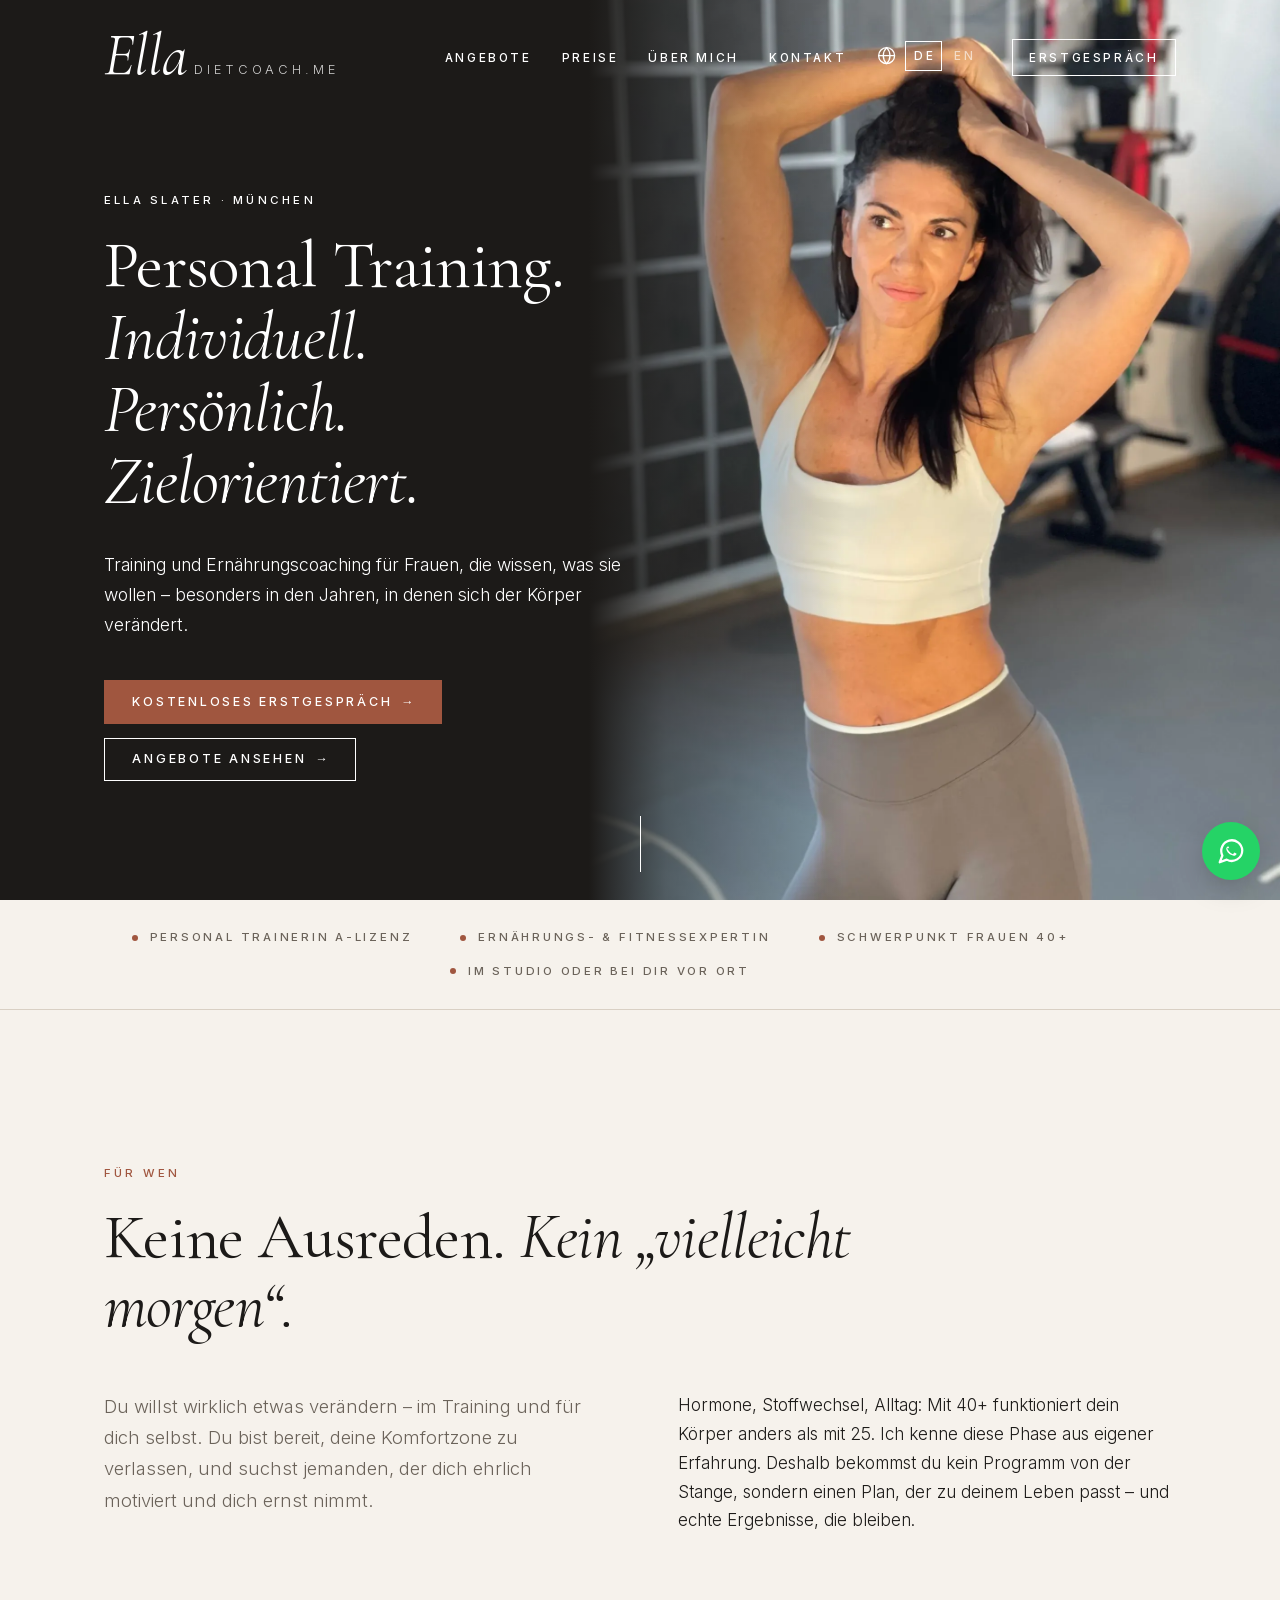
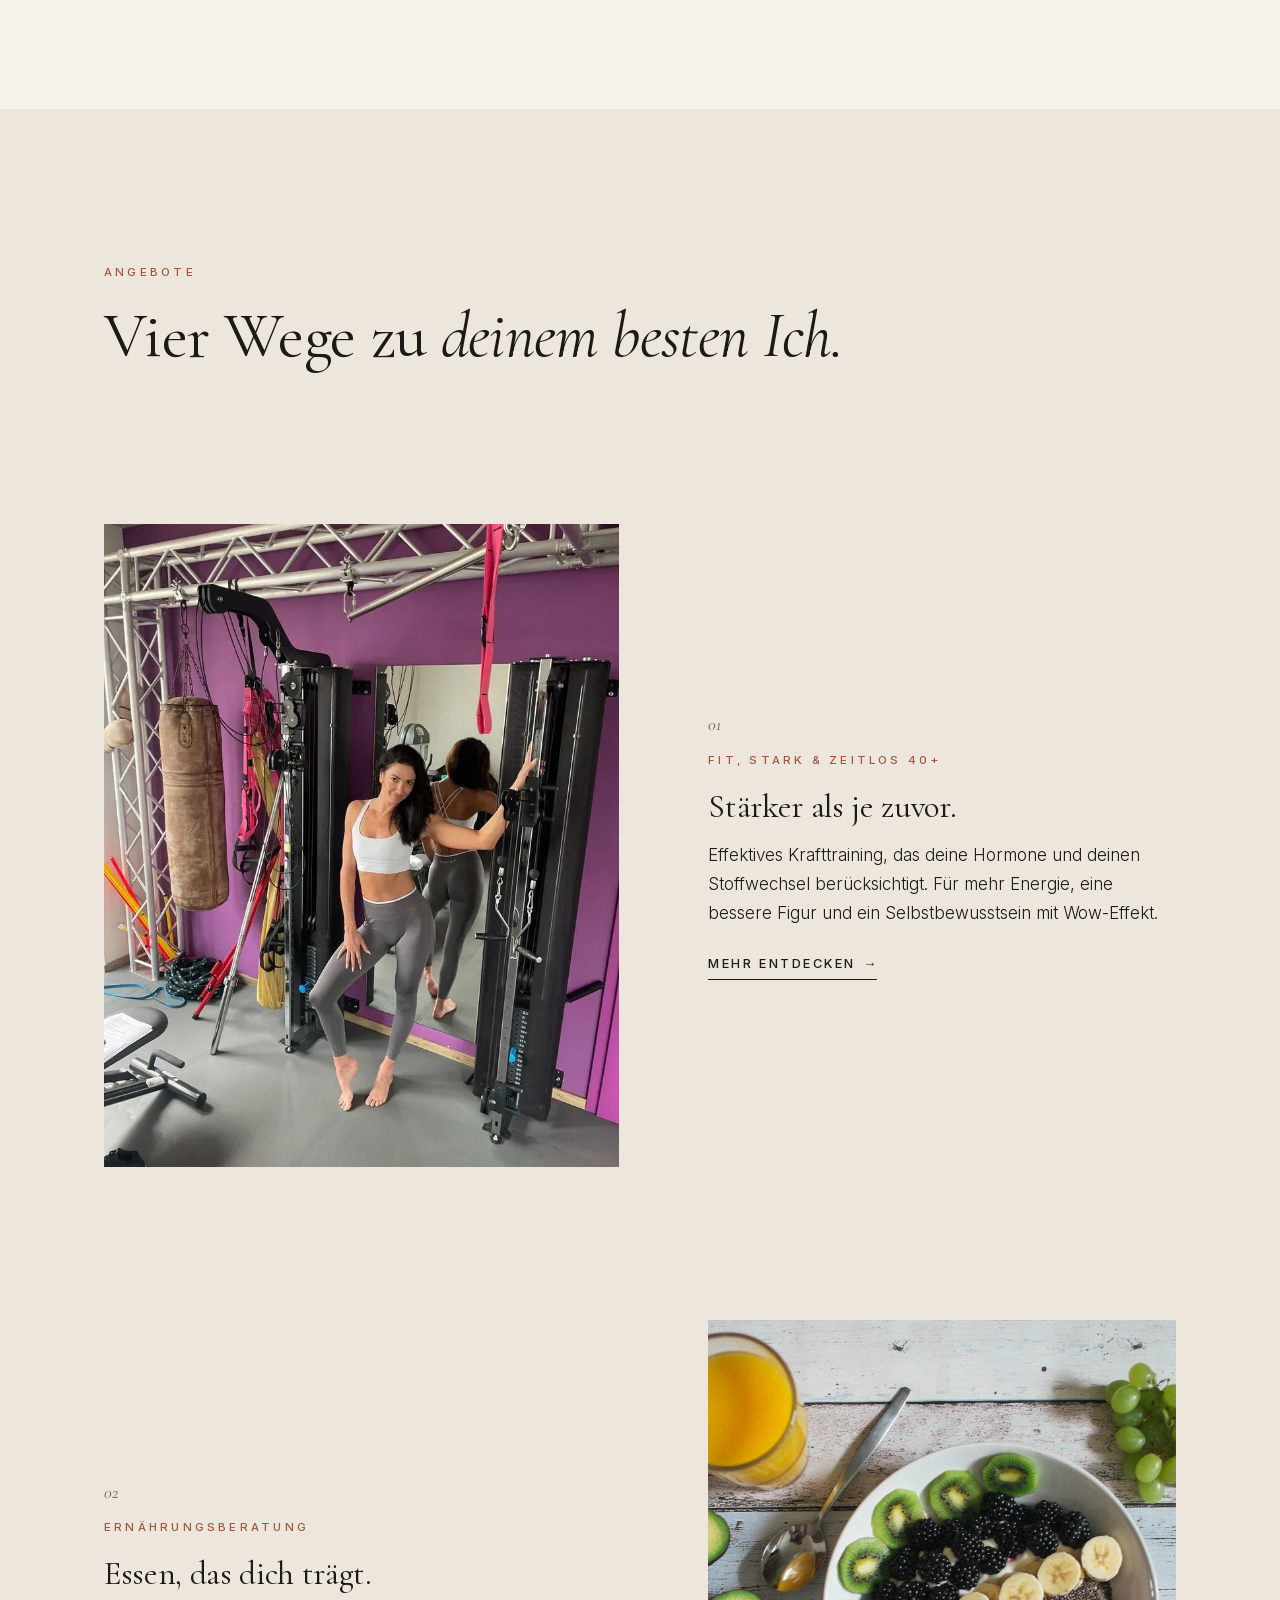
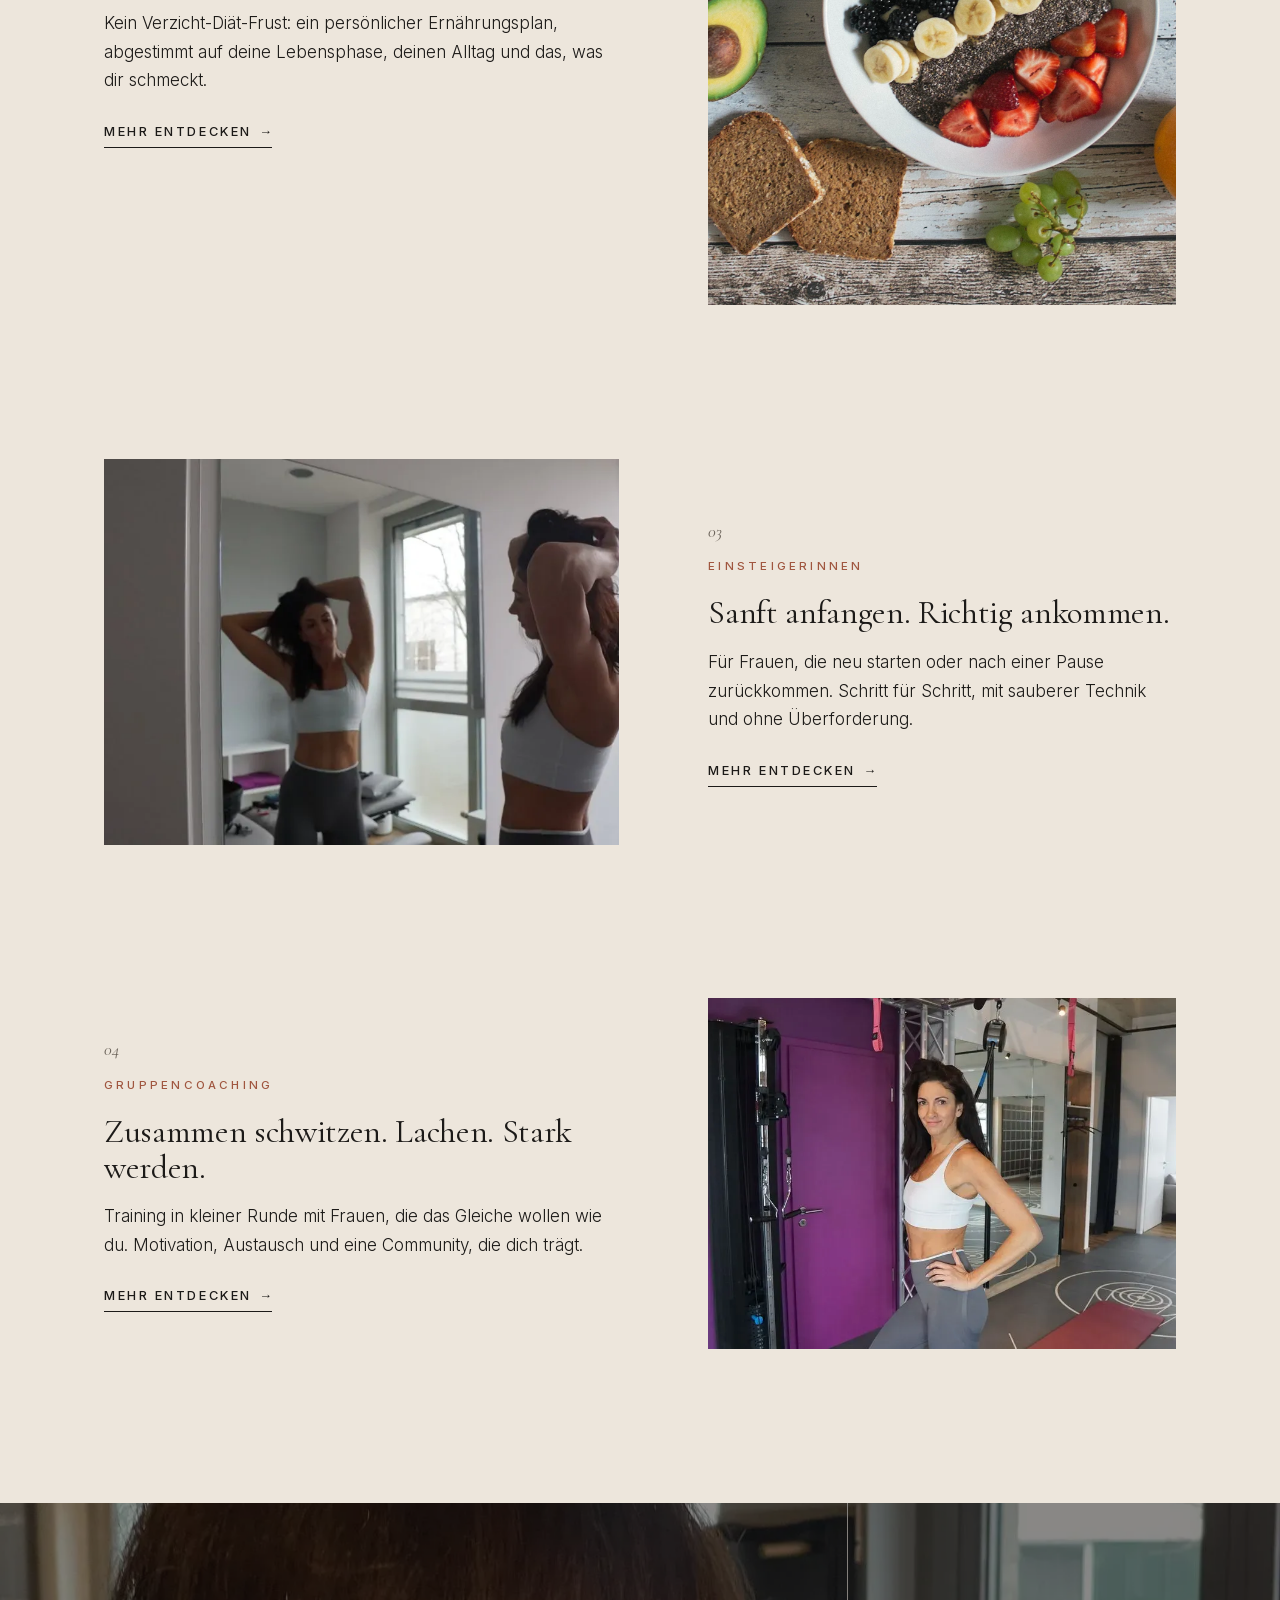
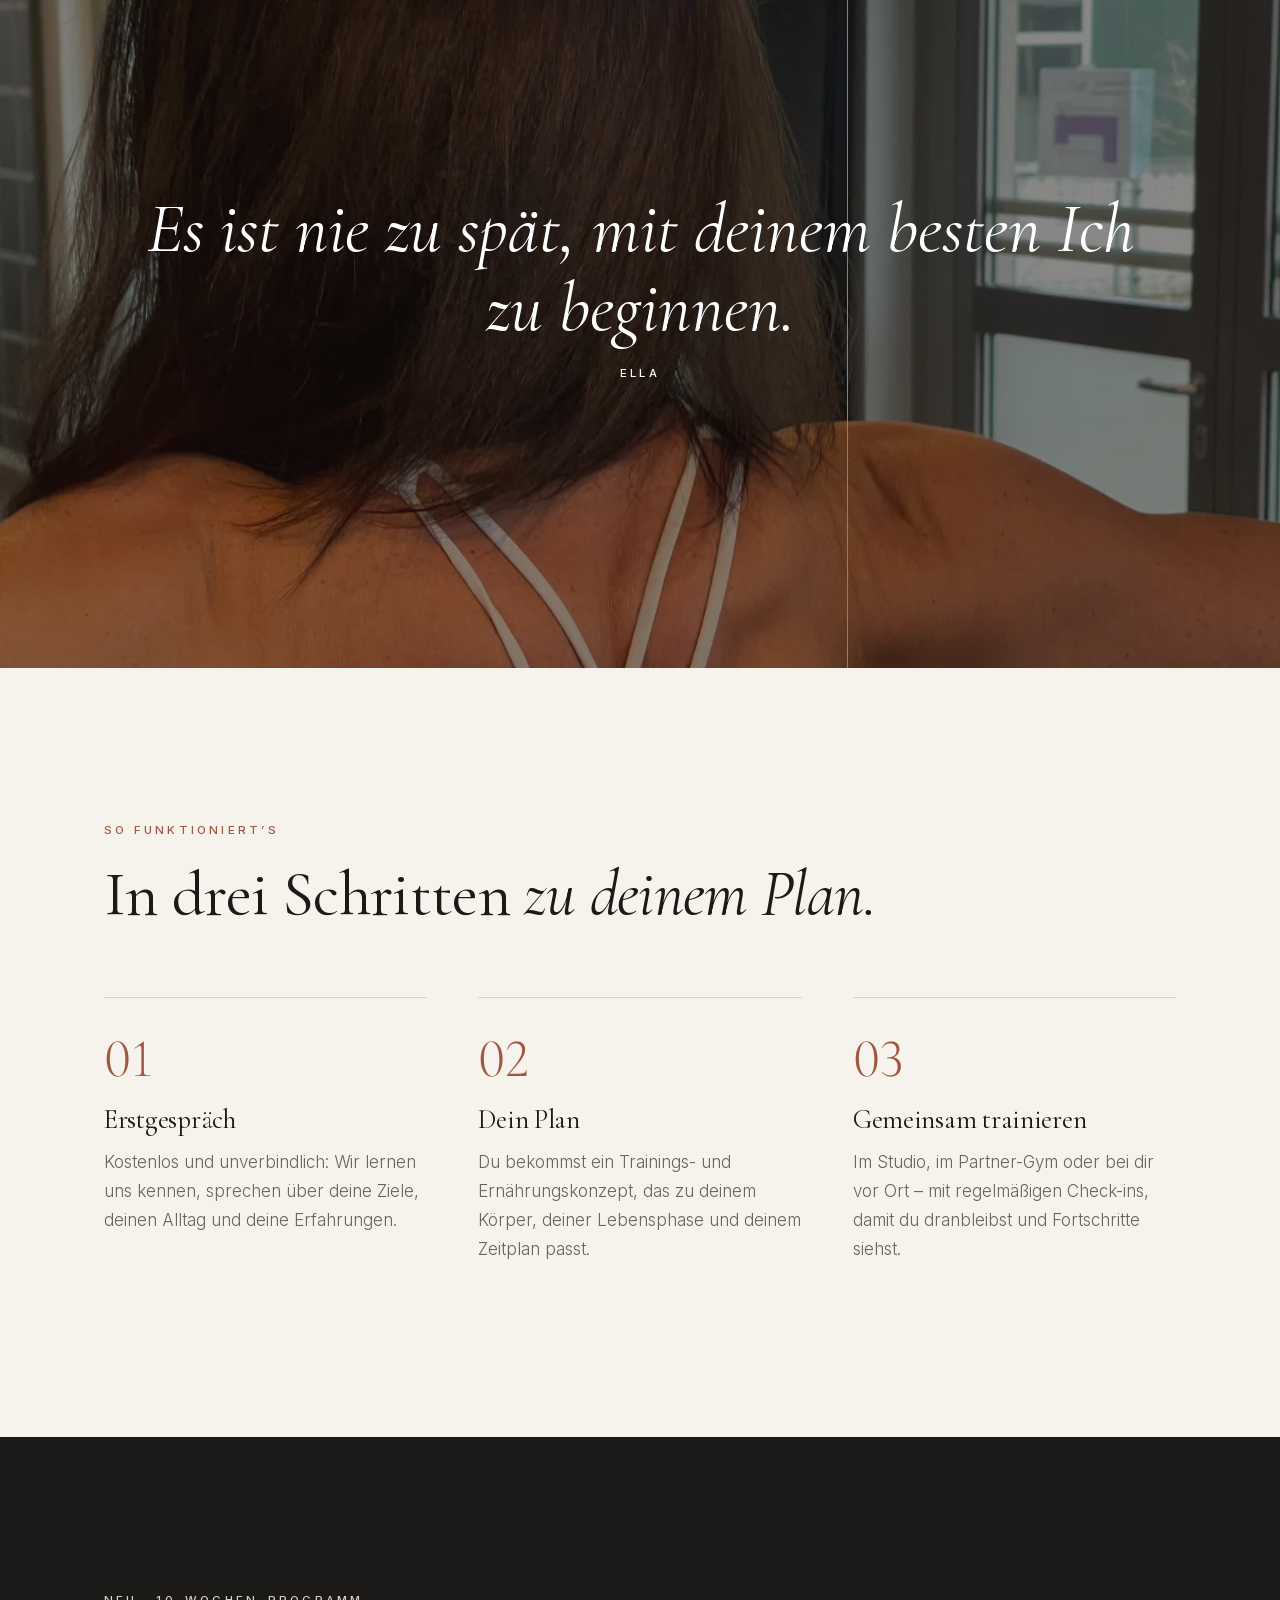
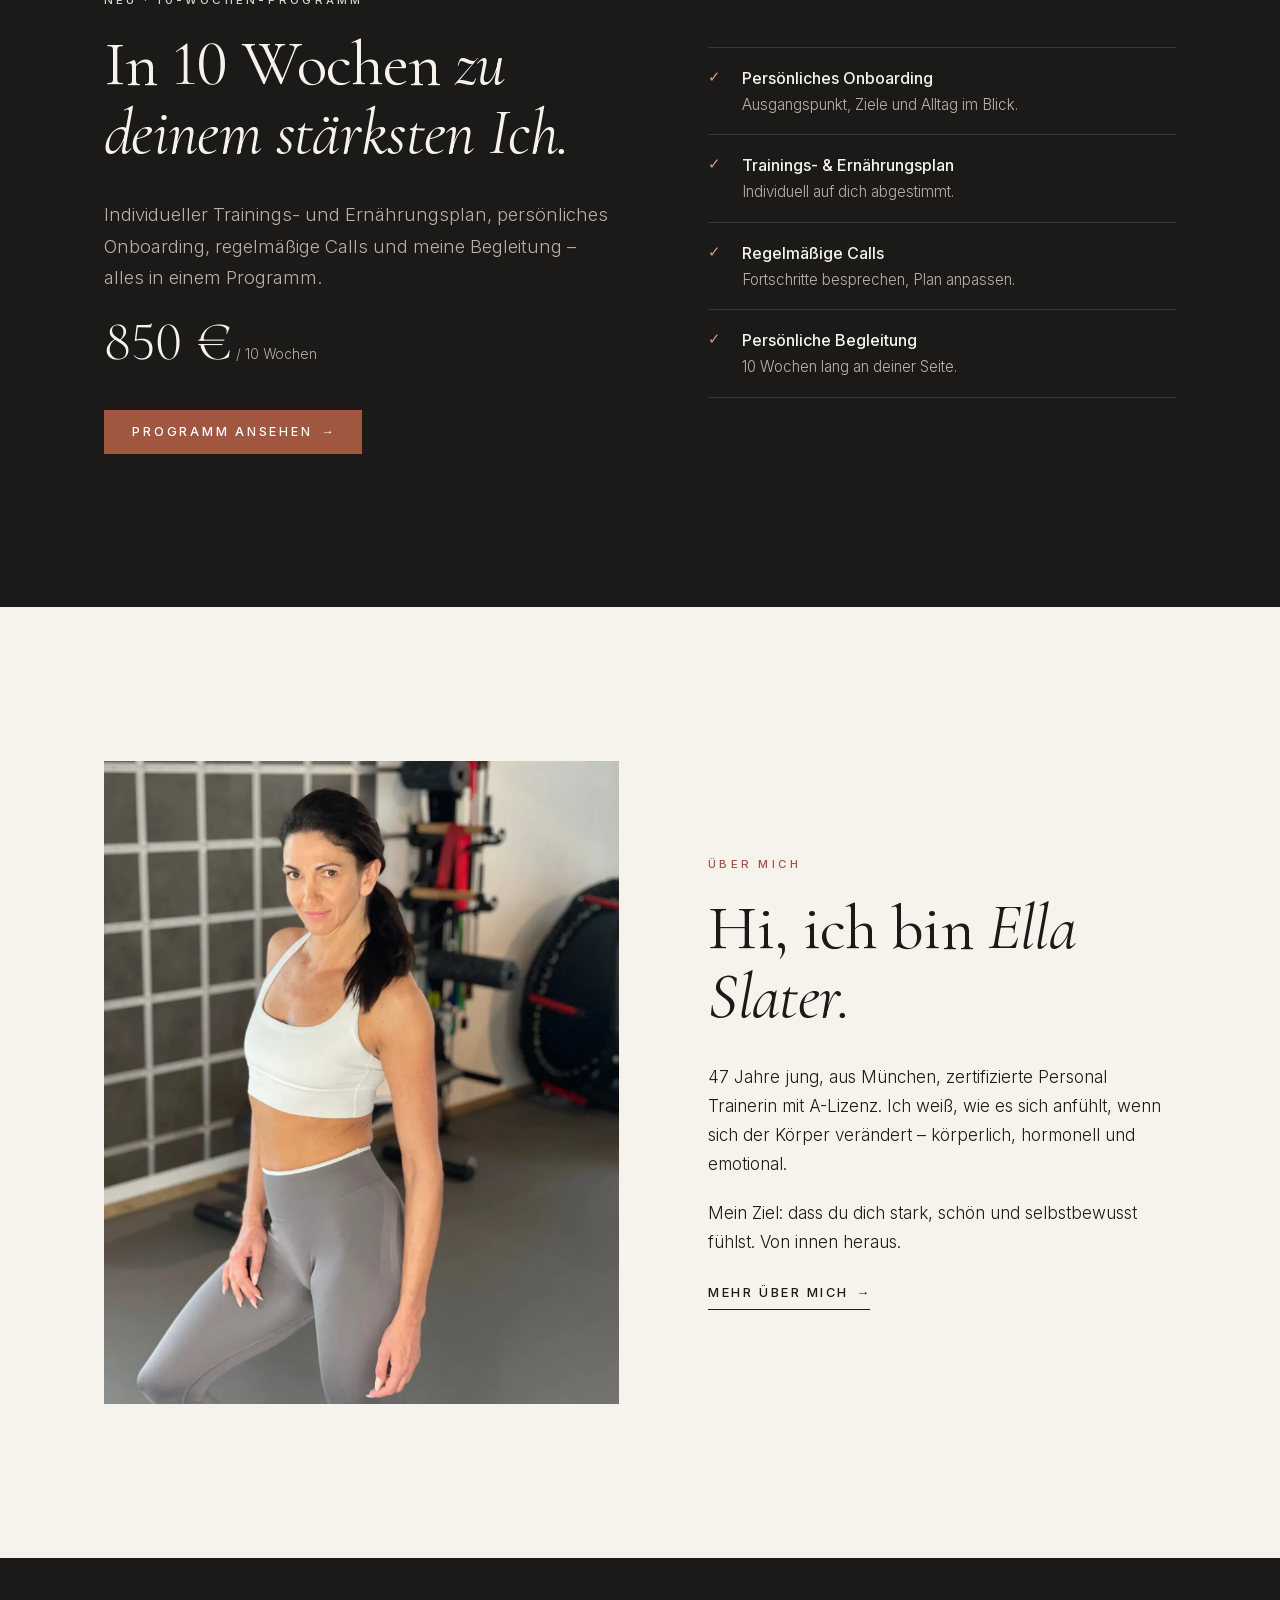
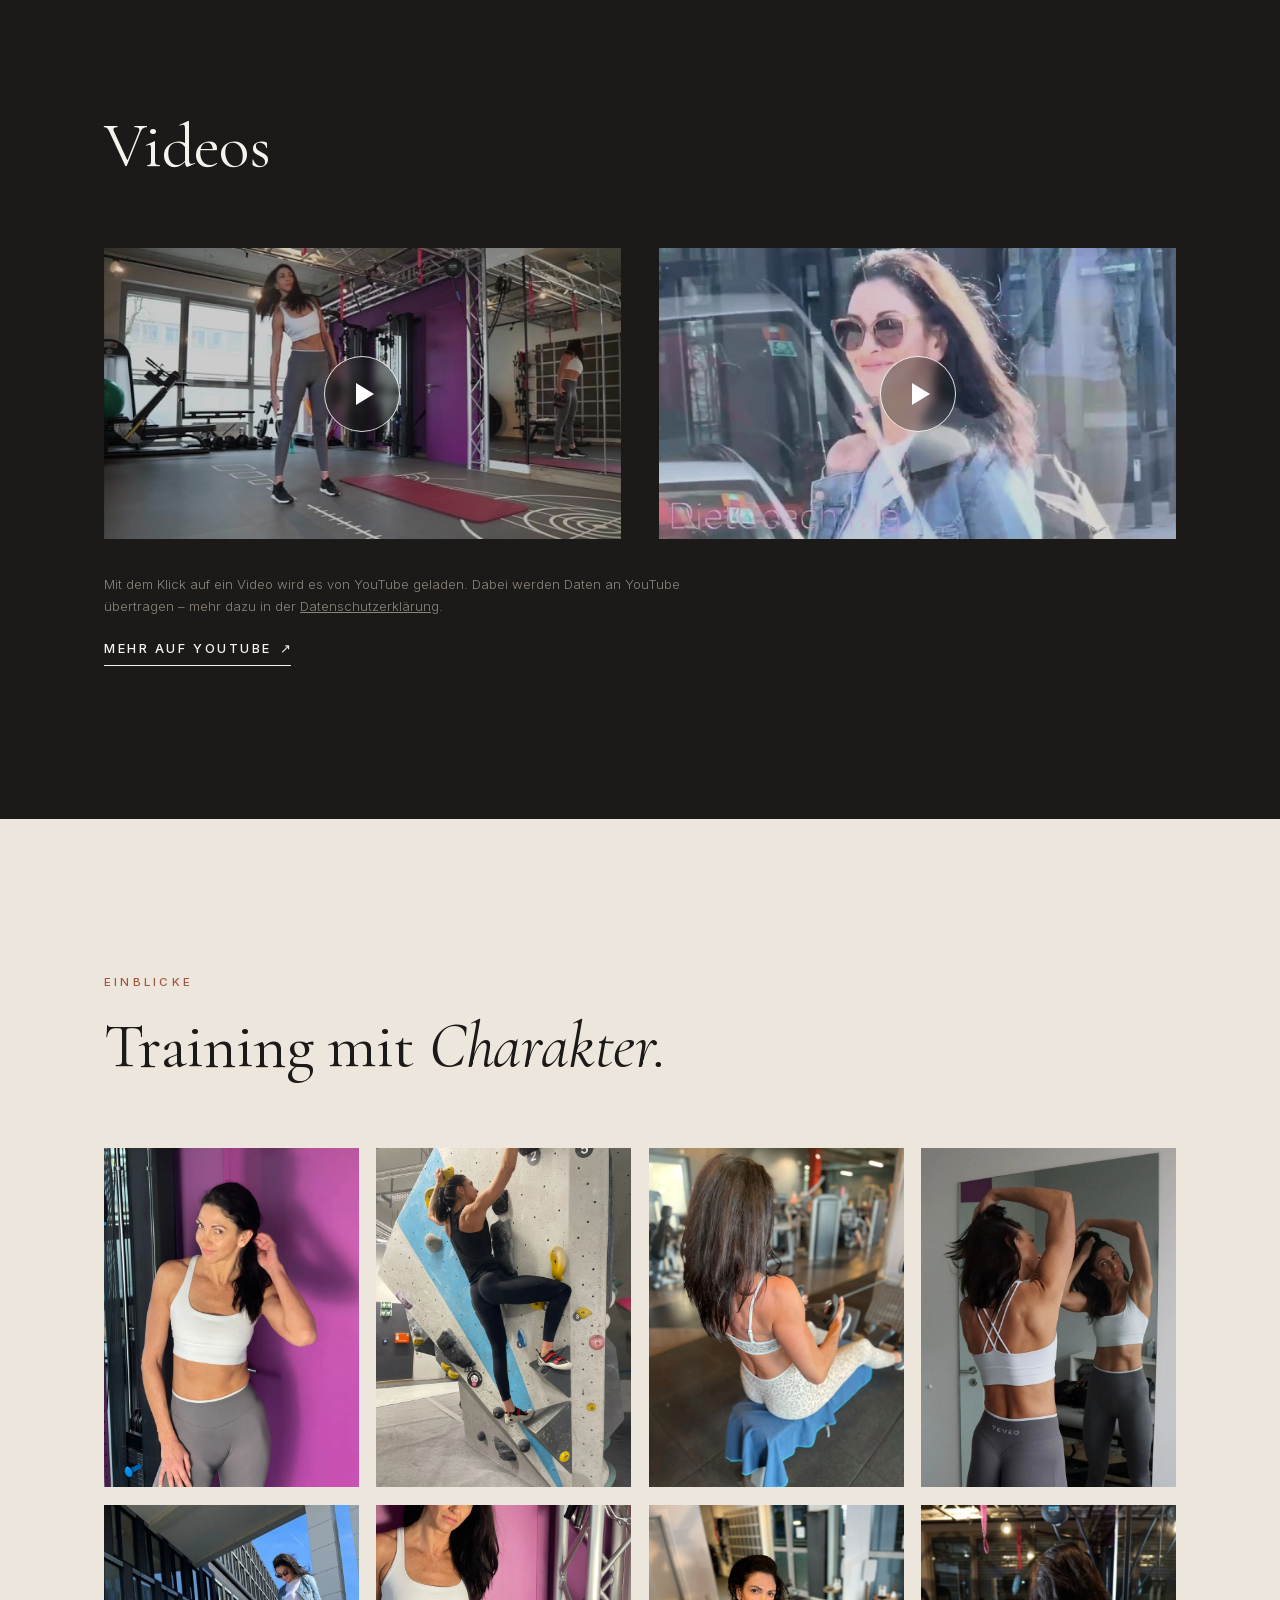
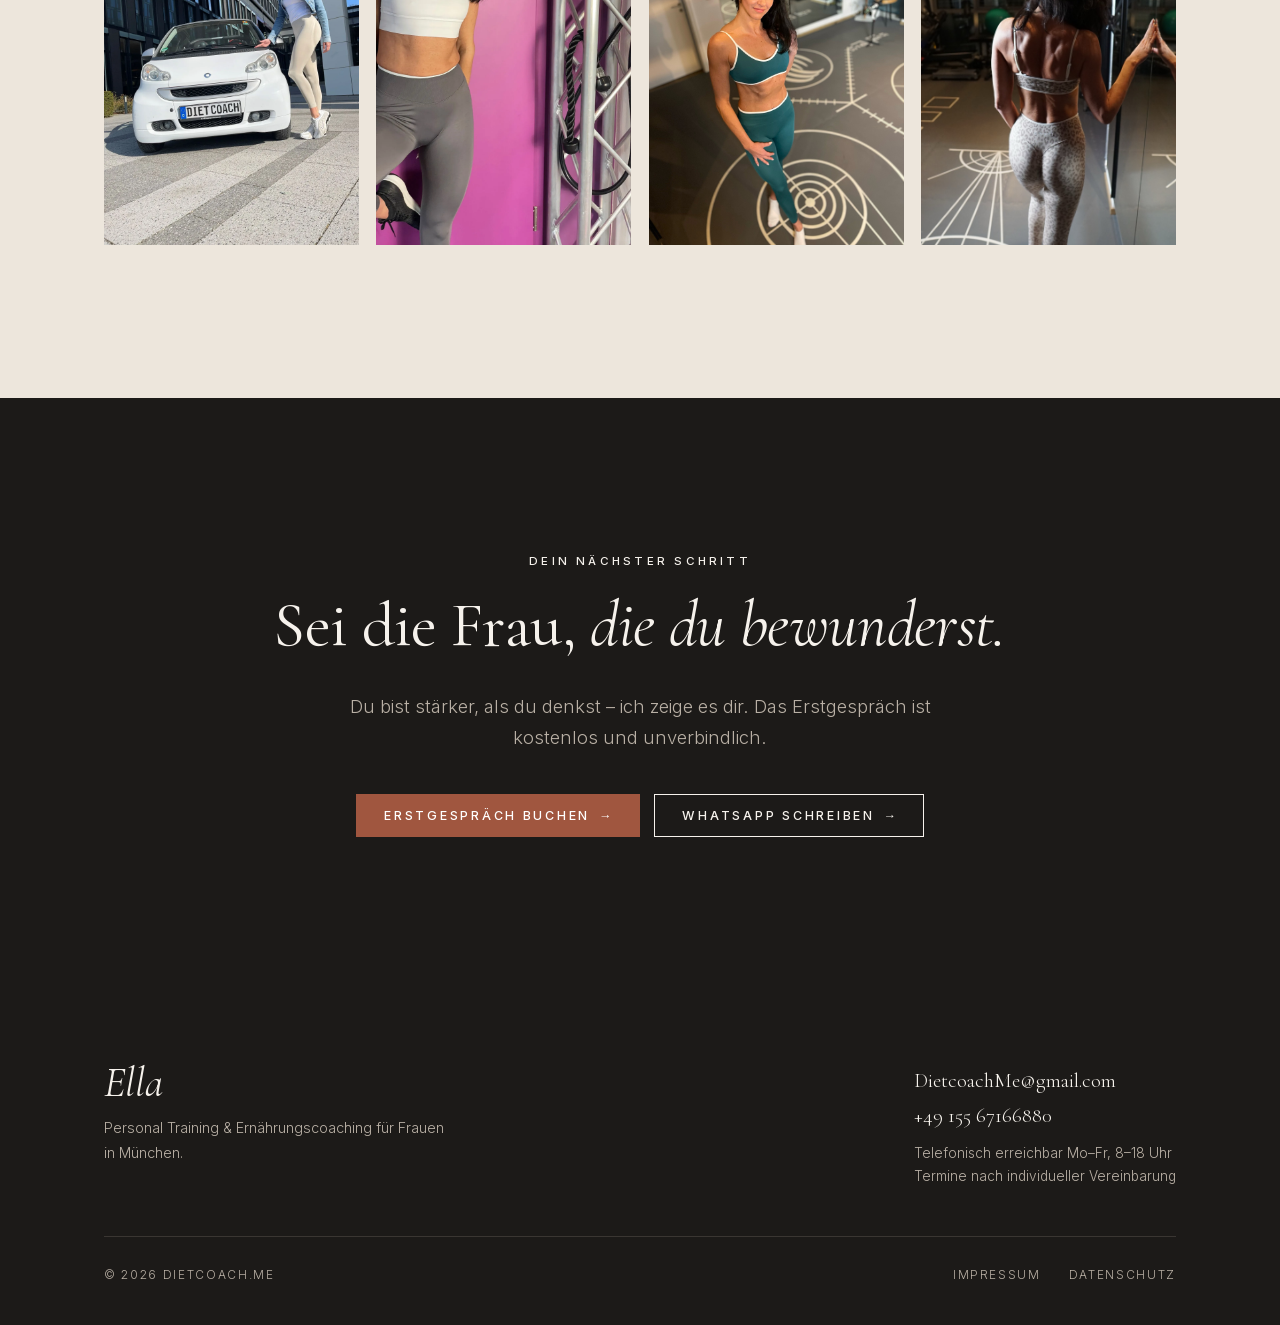
<file: index.html>
<!doctype html>
<html lang="de">
<head>
  <meta charset="utf-8">
  <meta name="viewport" content="width=device-width, initial-scale=1">
  <title>Personal Trainerin München für Frauen 40+ | Ella Slater – DietCoach.me</title>
  <meta name="description" content="Ella, zertifizierte Personal Trainerin (A-Lizenz) in München: Training, Ernährungscoaching und Motivation für Frauen 40+, Einsteigerinnen und Wiedereinsteigerinnen. Kostenloses Erstgespräch.">
  <link rel="canonical" href="https://dietcoach.me/">
  <link rel="alternate" hreflang="de" href="https://dietcoach.me/">
  <link rel="alternate" hreflang="en" href="https://dietcoach.me/en/">
  <link rel="alternate" hreflang="x-default" href="https://dietcoach.me/">
  <meta property="og:type" content="website">
  <meta property="og:title" content="Ella – Personal Training für Frauen in München">
  <meta property="og:description" content="Mehr Stärke. Mehr Energie. Mehr Du. Individuelles Training und Ernährungscoaching für Frauen 40+.">
  <meta property="og:image" content="https://dietcoach.me/img/hero.webp">
  <meta property="og:url" content="https://dietcoach.me/">
  <meta property="og:locale" content="de_DE">
  <link rel="icon" href="data:image/svg+xml,%3Csvg xmlns='http://www.w3.org/2000/svg' viewBox='0 0 64 64'%3E%3Crect width='64' height='64' fill='%231c1a18'/%3E%3Ctext x='50%25' y='58%25' text-anchor='middle' dominant-baseline='middle' font-family='Georgia,serif' font-style='italic' font-size='42' fill='%23f6f2ec'%3EE%3C/text%3E%3C/svg%3E">
  <link rel="preload" href="fonts/cormorant.woff2" as="font" type="font/woff2" crossorigin>
  <link rel="preload" href="img/hero.webp" as="image">
  <link rel="stylesheet" href="css/style.css">
  <script type="application/ld+json">
  {
    "@context": "https://schema.org",
    "@type": "HealthAndBeautyBusiness",
    "name": "DietCoach.me – Ella Personal Training",
    "description": "Personal Training und Ernährungscoaching für Frauen in München, Schwerpunkt Frauen 40+.",
    "url": "https://dietcoach.me/",
    "image": "https://dietcoach.me/img/hero.webp",
    "email": "DietcoachMe@gmail.com",
    "telephone": "+49 155 67166880",
    "priceRange": "95 € – 900 €",
    "openingHoursSpecification": { "@type": "OpeningHoursSpecification", "dayOfWeek": ["Monday", "Tuesday", "Wednesday", "Thursday", "Friday"], "opens": "08:00", "closes": "18:00" },
    "areaServed": { "@type": "City", "name": "München" },
    "address": { "@type": "PostalAddress", "addressLocality": "München", "addressCountry": "DE" },
    "founder": { "@type": "Person", "name": "Ella Slater", "jobTitle": "Zertifizierte Personal Trainerin (A-Lizenz)" }
  }
  </script>
</head>
<body>

<a class="sr-only" href="#main">Zum Inhalt springen</a>

<header class="site-header">
  <div class="wrap">
    <a class="logo" translate="no" href="index.html" aria-label="DietCoach.me – Startseite">Ella<span>DietCoach.me</span></a>
    <button class="nav-toggle" aria-expanded="false" aria-controls="nav" aria-label="Menü öffnen"><span></span><span></span><span></span></button>
    <nav class="nav" id="nav" aria-label="Hauptnavigation">
      <ul>
        <li><a href="angebote.html">Angebote</a></li>
        <li><a href="angebote.html#preise">Preise</a></li>
        <li><a href="ueber-mich.html">Über mich</a></li>
        <li><a href="angebote.html#anfrage">Kontakt</a></li>
        <li class="lang" translate="no"><svg class="lang__icon" viewBox="0 0 24 24" fill="none" stroke="currentColor" stroke-width="1.5" aria-hidden="true"><circle cx="12" cy="12" r="9"/><path d="M3 12h18M12 3c2.5 2.6 3.8 5.6 3.8 9s-1.3 6.4-3.8 9c-2.5-2.6-3.8-5.6-3.8-9S9.5 5.6 12 3z"/></svg><a href="index.html" class="is-active" aria-current="true" aria-label="Deutsch">DE</a><a href="en/index.html" hreflang="en" lang="en" aria-label="English">EN</a></li>
        <li><a class="nav-cta" href="angebote.html#anfrage" data-booking><span>Erstgespräch</span></a></li>
      </ul>
    </nav>
  </div>
</header>

<main id="main">

  <!-- Hero -->
  <section class="hero">
    <img class="hero__img" src="img/hero.webp" alt="Personal Trainerin Ella im Trainingsstudio in München" width="1536" height="2048" fetchpriority="high">
    <div class="wrap hero__content">
      <span class="kicker reveal">Ella Slater · München</span>
      <h1 class="reveal reveal-delay-1">Personal Training. <em>Individuell. Persönlich. Zielorientiert.</em></h1>
      <p class="reveal reveal-delay-2">Training und Ernährungscoaching für Frauen, die wissen, was sie wollen – besonders in den Jahren, in denen sich der Körper verändert.</p>
      <div class="btn-row reveal reveal-delay-2">
        <a class="btn" href="angebote.html#anfrage" data-booking>Kostenloses Erstgespräch</a>
        <a class="btn btn--ghost" href="angebote.html">Angebote ansehen</a>
      </div>
    </div>
    <span class="scroll-hint" aria-hidden="true"></span>
  </section>

  <!-- Vertrauensleiste -->
  <div class="trust">
    <ul class="wrap">
      <li>Personal Trainerin A-Lizenz</li>
      <li>Ernährungs- &amp; Fitnessexpertin</li>
      <li>Schwerpunkt Frauen 40+</li>
      <li>Im Studio oder bei dir vor Ort</li>
    </ul>
  </div>

  <!-- Intro -->
  <section class="section intro">
    <div class="wrap">
      <span class="kicker reveal">Für wen</span>
      <h2 class="reveal">Keine Ausreden. <em>Kein „vielleicht morgen“.</em></h2>
      <div class="cols">
        <p class="lead reveal">Du willst wirklich etwas verändern – im Training und für dich selbst. Du bist bereit, deine Komfortzone zu verlassen, und suchst jemanden, der dich ehrlich motiviert und dich ernst nimmt.</p>
        <p class="reveal reveal-delay-1">Hormone, Stoffwechsel, Alltag: Mit 40+ funktioniert dein Körper anders als mit 25. Ich kenne diese Phase aus eigener Erfahrung. Deshalb bekommst du kein Programm von der Stange, sondern einen Plan, der zu deinem Leben passt – und echte Ergebnisse, die bleiben.</p>
      </div>
    </div>
  </section>

  <!-- Angebote -->
  <section class="section section--alt" aria-labelledby="angebote-titel">
    <div class="wrap">
      <span class="kicker reveal">Angebote</span>
      <h2 id="angebote-titel" class="reveal" style="margin-bottom: var(--section);">Vier Wege zu <em>deinem besten Ich.</em></h2>

      <article class="split">
        <div class="split__media reveal"><img src="img/40plus.webp" alt="Ella im Trainingsraum mit Kabelzug und Boxsack" width="780" height="1040" loading="lazy"></div>
        <div class="split__text reveal reveal-delay-1">
          <span class="split__num">01</span>
          <span class="kicker">Fit, stark &amp; zeitlos 40+</span>
          <h3>Stärker als je zuvor.</h3>
          <p>Effektives Krafttraining, das deine Hormone und deinen Stoffwechsel berücksichtigt. Für mehr Energie, eine bessere Figur und ein Selbstbewusstsein mit Wow-Effekt.</p>
          <a class="arrow-link" href="angebote.html#fit-40">Mehr entdecken</a>
        </div>
      </article>

      <article class="split split--reverse">
        <div class="split__media reveal"><img src="img/ernaehrung.webp" alt="Gesunder, bunter Brunch-Tisch mit frischem Obst" width="1400" height="962" loading="lazy"></div>
        <div class="split__text reveal reveal-delay-1">
          <span class="split__num">02</span>
          <span class="kicker">Ernährungsberatung</span>
          <h3>Essen, das dich trägt.</h3>
          <p>Kein Verzicht-Diät-Frust: ein persönlicher Ernährungsplan, abgestimmt auf deine Lebensphase, deinen Alltag und das, was dir schmeckt.</p>
          <a class="arrow-link" href="angebote.html#ernaehrung">Mehr entdecken</a>
        </div>
      </article>

      <article class="split">
        <div class="split__media split__media--wide reveal"><img src="img/anfaengerinnen.webp" alt="Ella beim Aufwärmen vor dem Spiegel" width="1040" height="585" loading="lazy"></div>
        <div class="split__text reveal reveal-delay-1">
          <span class="split__num">03</span>
          <span class="kicker">Einsteigerinnen</span>
          <h3>Sanft anfangen. Richtig ankommen.</h3>
          <p>Für Frauen, die neu starten oder nach einer Pause zurückkommen. Schritt für Schritt, mit sauberer Technik und ohne Überforderung.</p>
          <a class="arrow-link" href="angebote.html#einstieg">Mehr entdecken</a>
        </div>
      </article>

      <article class="split split--reverse">
        <div class="split__media split__media--wide reveal"><img src="img/gruppe.webp" alt="Ella im Trainingsstudio in München" width="1040" height="585" loading="lazy"></div>
        <div class="split__text reveal reveal-delay-1">
          <span class="split__num">04</span>
          <span class="kicker">Gruppencoaching</span>
          <h3>Zusammen schwitzen. Lachen. Stark werden.</h3>
          <p>Training in kleiner Runde mit Frauen, die das Gleiche wollen wie du. Motivation, Austausch und eine Community, die dich trägt.</p>
          <a class="arrow-link" href="angebote.html#gruppe">Mehr entdecken</a>
        </div>
      </article>
    </div>
  </section>

  <!-- Motto -->
  <section class="break" aria-label="Motto">
    <img src="img/galerie-4.webp" alt="" width="1536" height="2048" loading="lazy">
    <div class="wrap reveal">
      <blockquote>Es ist nie zu spät, mit deinem besten Ich zu beginnen.</blockquote>
      <cite>Ella</cite>
    </div>
  </section>

  <!-- Ablauf -->
  <section class="section">
    <div class="wrap">
      <span class="kicker reveal">So funktioniert’s</span>
      <h2 class="reveal">In drei Schritten <em>zu deinem Plan.</em></h2>
      <div class="steps">
        <div class="step reveal">
          <span class="step__num">01</span>
          <h3>Erstgespräch</h3>
          <p>Kostenlos und unverbindlich: Wir lernen uns kennen, sprechen über deine Ziele, deinen Alltag und deine Erfahrungen.</p>
        </div>
        <div class="step reveal reveal-delay-1">
          <span class="step__num">02</span>
          <h3>Dein Plan</h3>
          <p>Du bekommst ein Trainings- und Ernährungskonzept, das zu deinem Körper, deiner Lebensphase und deinem Zeitplan passt.</p>
        </div>
        <div class="step reveal reveal-delay-2">
          <span class="step__num">03</span>
          <h3>Gemeinsam trainieren</h3>
          <p>Im Studio, im Partner-Gym oder bei dir vor Ort – mit regelmäßigen Check-ins, damit du dranbleibst und Fortschritte siehst.</p>
        </div>
      </div>
    </div>
  </section>

  <!-- 10-Wochen-Programm -->
  <section class="section section--dark" aria-labelledby="programm-titel">
    <div class="wrap">
      <div class="split">
        <div class="split__text reveal">
          <span class="kicker">Neu · 10-Wochen-Programm</span>
          <h2 id="programm-titel">In 10 Wochen <em>zu deinem stärksten Ich.</em></h2>
          <p class="lead">Individueller Trainings- und Ernährungsplan, persönliches Onboarding, regelmäßige Calls und meine Begleitung – alles in einem Programm.</p>
          <div class="price">850 €<small style="color:#b9b0a5"> / 10 Wochen</small></div>
          <div class="btn-row">
            <a class="btn" href="angebote.html#programm">Programm ansehen</a>
          </div>
        </div>
        <ul class="program__list reveal reveal-delay-1">
          <li><strong>Persönliches Onboarding</strong>Ausgangspunkt, Ziele und Alltag im Blick.</li>
          <li><strong>Trainings- &amp; Ernährungsplan</strong>Individuell auf dich abgestimmt.</li>
          <li><strong>Regelmäßige Calls</strong>Fortschritte besprechen, Plan anpassen.</li>
          <li><strong>Persönliche Begleitung</strong>10 Wochen lang an deiner Seite.</li>
        </ul>
      </div>
    </div>
  </section>

  <!-- Über mich -->
  <section class="section">
    <div class="wrap">
      <article class="split">
        <div class="split__media reveal"><img src="img/expertise.webp" alt="Portrait von Ella, Personal Trainerin aus München" width="1536" height="2048" loading="lazy"></div>
        <div class="split__text reveal reveal-delay-1">
          <span class="kicker">Über mich</span>
          <h2>Hi, ich bin <em>Ella Slater.</em></h2>
          <p>47 Jahre jung, aus München, zertifizierte Personal Trainerin mit A-Lizenz. Ich weiß, wie es sich anfühlt, wenn sich der Körper verändert – körperlich, hormonell und emotional.</p>
          <p>Mein Ziel: dass du dich stark, schön und selbstbewusst fühlst. Von innen heraus.</p>
          <a class="arrow-link" href="ueber-mich.html">Mehr über mich</a>
        </div>
      </article>
    </div>
  </section>

  <!-- Videos -->
  <section class="section section--dark" id="videos" aria-labelledby="videos-titel">
    <div class="wrap">
      <h2 id="videos-titel" class="reveal">Videos</h2>
      <div class="videos">
        <figure class="video reveal">
          <button class="video__play" type="button" data-video="BxUp_Wes_ng" aria-label="Video abspielen: Personal Trainer Ella S Me – DietCoach.Me">
            <img src="img/video-BxUp_Wes_ng.jpg" alt="Ella beim Training mit Kettlebell im Studio" width="640" height="360" loading="lazy">
            <span class="video__icon" aria-hidden="true"></span>
          </button>
        </figure>
        <figure class="video reveal reveal-delay-1">
          <button class="video__play" type="button" data-video="TAuk-Ml-aj8" aria-label="Video abspielen: Personal Trainer Ella S Me Munich">
            <img src="img/video-TAuk-Ml-aj8.jpg" alt="Ella mit Sonnenbrille in München" width="640" height="360" loading="lazy">
            <span class="video__icon" aria-hidden="true"></span>
          </button>
        </figure>
      </div>
      <p class="video-note reveal">Mit dem Klick auf ein Video wird es von YouTube geladen. Dabei werden Daten an YouTube übertragen – mehr dazu in der <a href="datenschutz.html#youtube">Datenschutzerklärung</a>.</p>
      <a class="arrow-link arrow-link--ext reveal" href="https://www.youtube.com/@dietcoachme" target="_blank" rel="noopener">Mehr auf YouTube</a>
    </div>
  </section>

  <!-- Galerie -->
  <section class="section section--alt" aria-labelledby="galerie-titel">
    <div class="wrap">
      <span class="kicker reveal">Einblicke</span>
      <h2 id="galerie-titel" class="reveal">Training mit <em>Charakter.</em></h2>
      <div class="gallery">
        <figure class="reveal"><img src="img/galerie-1.webp" alt="Ella im Studio vor violetter Wand" width="1536" height="2048" loading="lazy"></figure>
        <figure class="reveal reveal-delay-1"><img src="img/galerie-3.webp" alt="Ella beim Bouldern an der Kletterwand" width="1536" height="2048" loading="lazy"></figure>
        <figure class="reveal reveal-delay-2"><img src="img/portrait.webp" alt="Ella beim Rudern am Kabelzug" width="1536" height="2048" loading="lazy"></figure>
        <figure class="reveal"><img src="img/galerie-2.webp" alt="Ella beim Dehnen vor dem Spiegel" width="1476" height="2048" loading="lazy"></figure>
        <figure class="reveal reveal-delay-1"><img src="img/galerie-6.webp" alt="Ella neben ihrem Auto mit DIET COACH Kennzeichen" width="1536" height="2048" loading="lazy"></figure>
        <figure class="reveal reveal-delay-2"><img src="img/banner.webp" alt="Ella im Studio neben dem Trainingsgerüst" width="1536" height="2048" loading="lazy"></figure>
        <figure class="reveal"><img src="img/galerie-8.jpg" alt="Ella im grünen Trainingsoutfit im Studio" width="1536" height="2048" loading="lazy"></figure>
        <figure class="reveal reveal-delay-1"><img src="img/galerie-9.jpg" alt="Ella von hinten am Spiegel im Trainingsstudio" width="1152" height="2048" loading="lazy"></figure>
      </div>
    </div>
  </section>

  <!-- CTA -->
  <section class="section section--dark cta">
    <div class="wrap">
      <span class="kicker reveal">Dein nächster Schritt</span>
      <h2 class="reveal">Sei die Frau, <em>die du bewunderst.</em></h2>
      <p class="lead reveal">Du bist stärker, als du denkst – ich zeige es dir. Das Erstgespräch ist kostenlos und unverbindlich.</p>
      <div class="btn-row reveal">
        <a class="btn" href="angebote.html#anfrage" data-booking>Erstgespräch buchen</a>
        <a class="btn btn--ghost" href="https://wa.me/4915567166880?text=Hallo%20Ella%2C%20ich%20interessiere%20mich%20f%C3%BCr%20ein%20Erstgespr%C3%A4ch." target="_blank" rel="noopener">WhatsApp schreiben</a>
      </div>
    </div>
  </section>

</main>

<footer class="site-footer">
  <div class="wrap">
    <div class="top">
      <div>
        <a class="logo" href="index.html">Ella</a>
        <p>Personal Training &amp; Ernährungscoaching für Frauen in München.</p>
      </div>
      <div class="footer-contact">
        <a href="mailto:DietcoachMe@gmail.com">DietcoachMe@gmail.com</a>
        <a href="tel:+4915567166880">+49 155 67166880</a>
        <span class="footer-hours">Telefonisch erreichbar Mo–Fr, 8–18 Uhr<br>Termine nach individueller Vereinbarung</span>
      </div>
    </div>
    <div class="bottom">
      <span>© <span data-year>2026</span> DietCoach.me</span>
      <ul>
        <!-- <li><a href="https://www.instagram.com/[INSTAGRAM-HANDLE]/" target="_blank" rel="noopener">Instagram</a></li> -->
        <li><a href="impressum.html">Impressum</a></li>
        <li><a href="datenschutz.html">Datenschutz</a></li>
      </ul>
    </div>
  </div>
</footer>

<a class="wa-float" href="https://wa.me/4915567166880?text=Hallo%20Ella%2C%20ich%20interessiere%20mich%20f%C3%BCr%20dein%20Coaching." target="_blank" rel="noopener" aria-label="Ella per WhatsApp schreiben">
  <svg viewBox="0 0 24 24" fill="none" stroke="currentColor" stroke-width="1.8" stroke-linecap="round" stroke-linejoin="round" aria-hidden="true"><path d="M21 11.5a8.4 8.4 0 0 1-12.4 7.4L3 21l2.1-5.4A8.4 8.4 0 1 1 21 11.5z"/><path d="M9 9.5c.3 1.6 1.9 3.9 4.5 5l1.3-1.3 1.7.9c-.4 1.2-1.4 1.7-2.3 1.6C11 15.3 8.7 13 8.2 10.4c-.1-.9.4-1.9 1.6-2.3l.9 1.7z" fill="currentColor" stroke="none"/></svg>
</a>

<script src="js/main.js" defer></script>
</body>
</html>
</file>
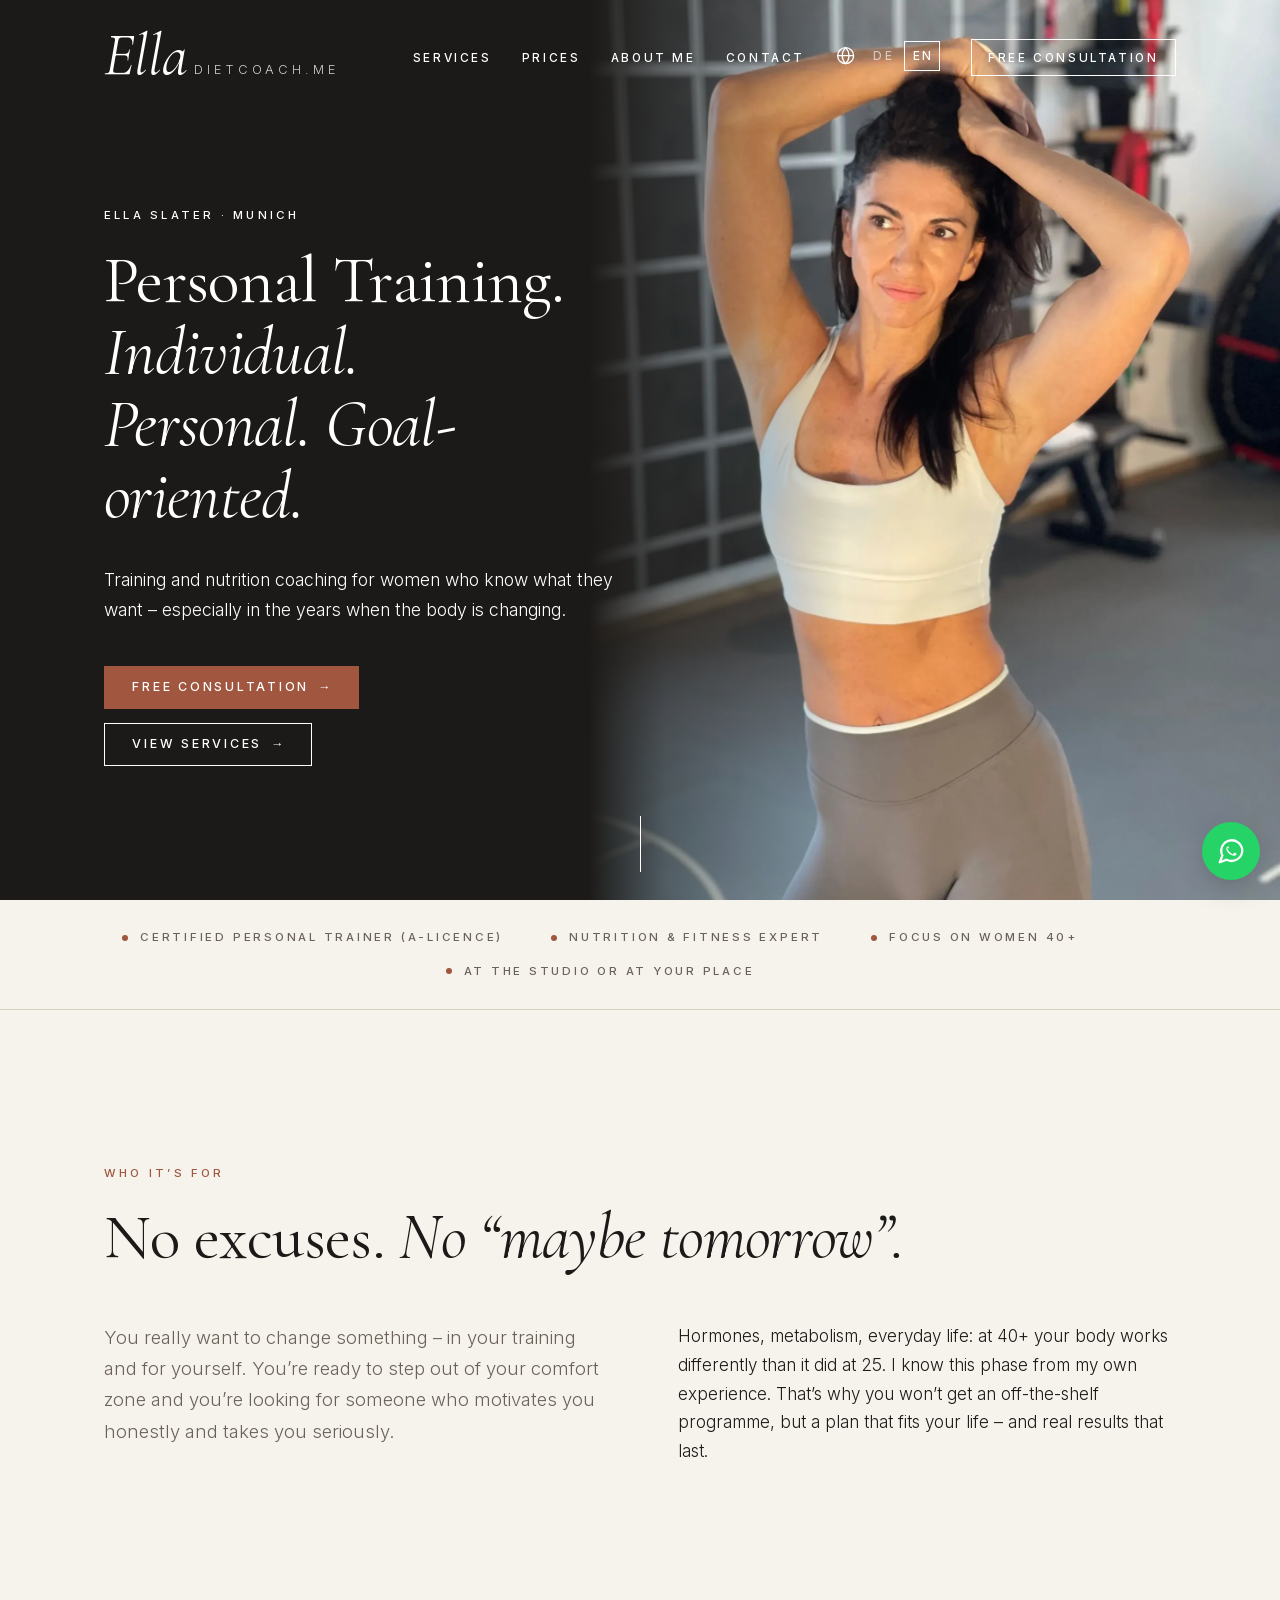
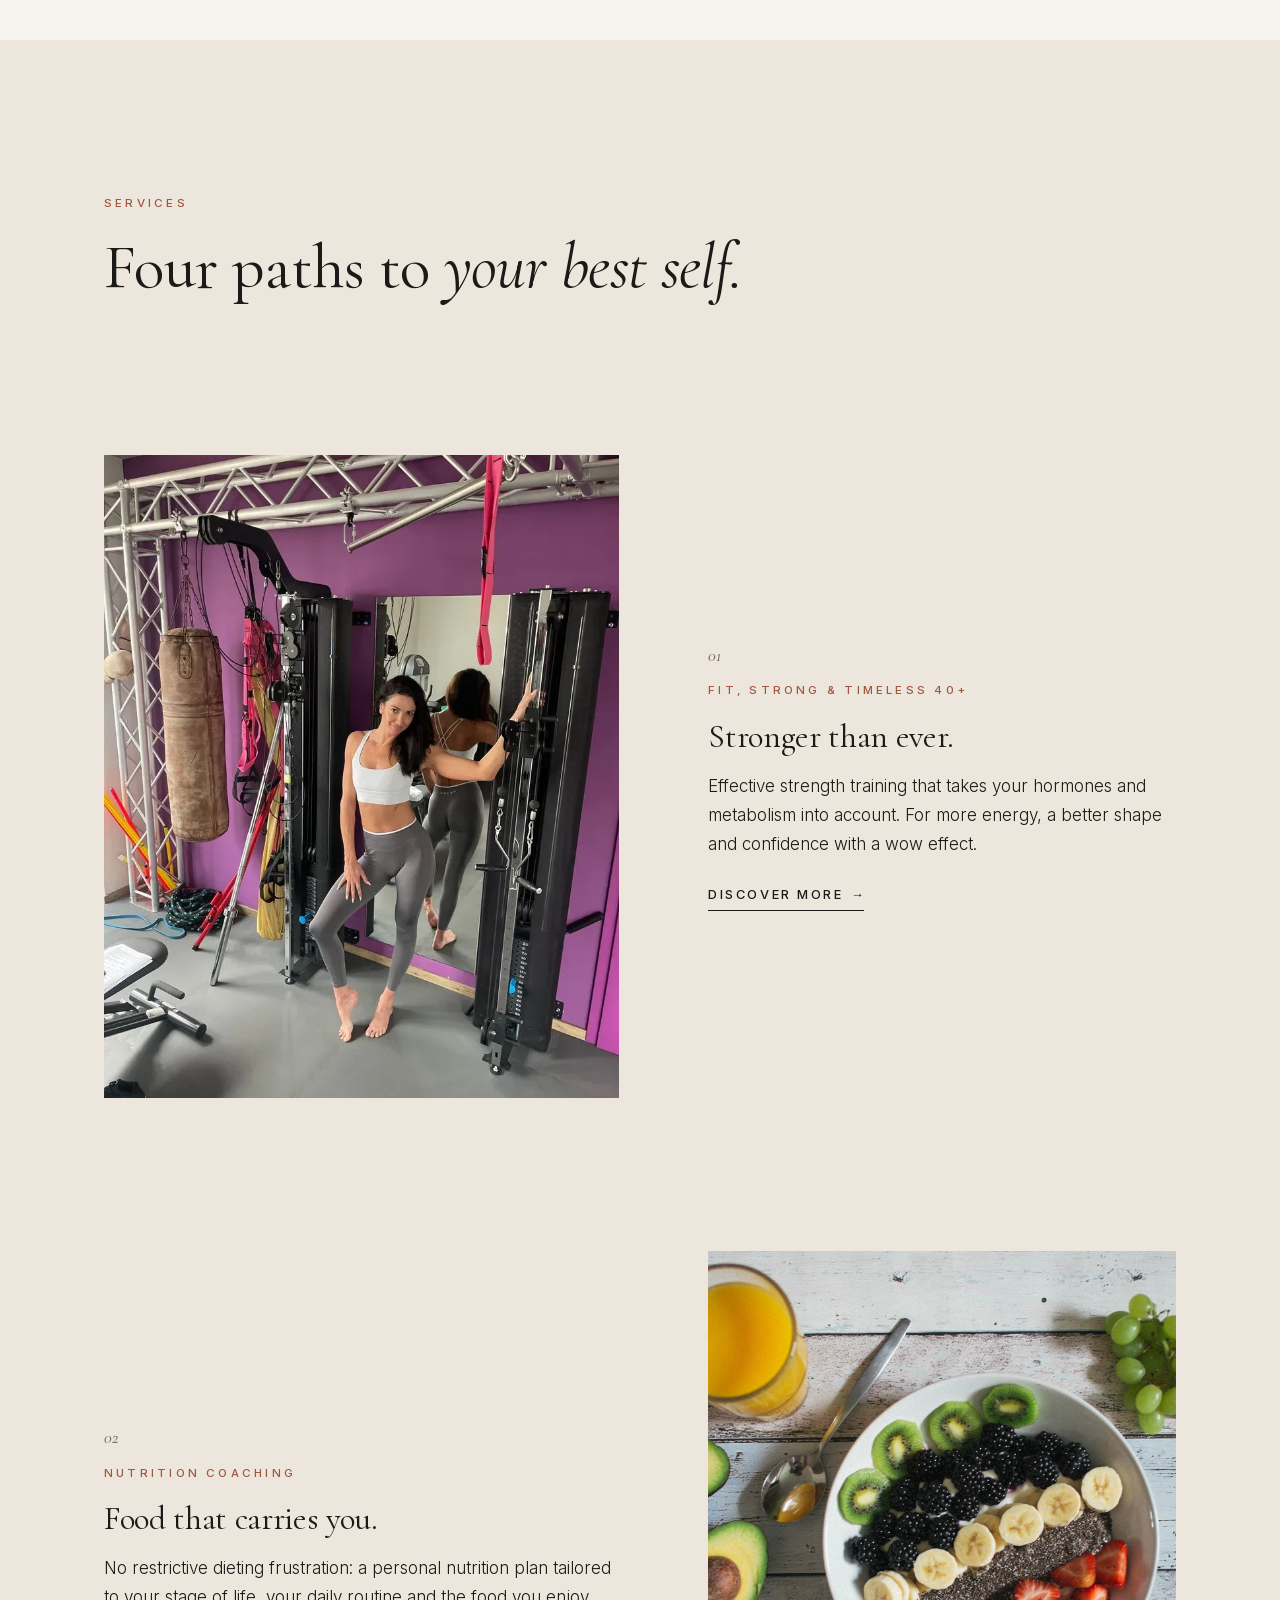
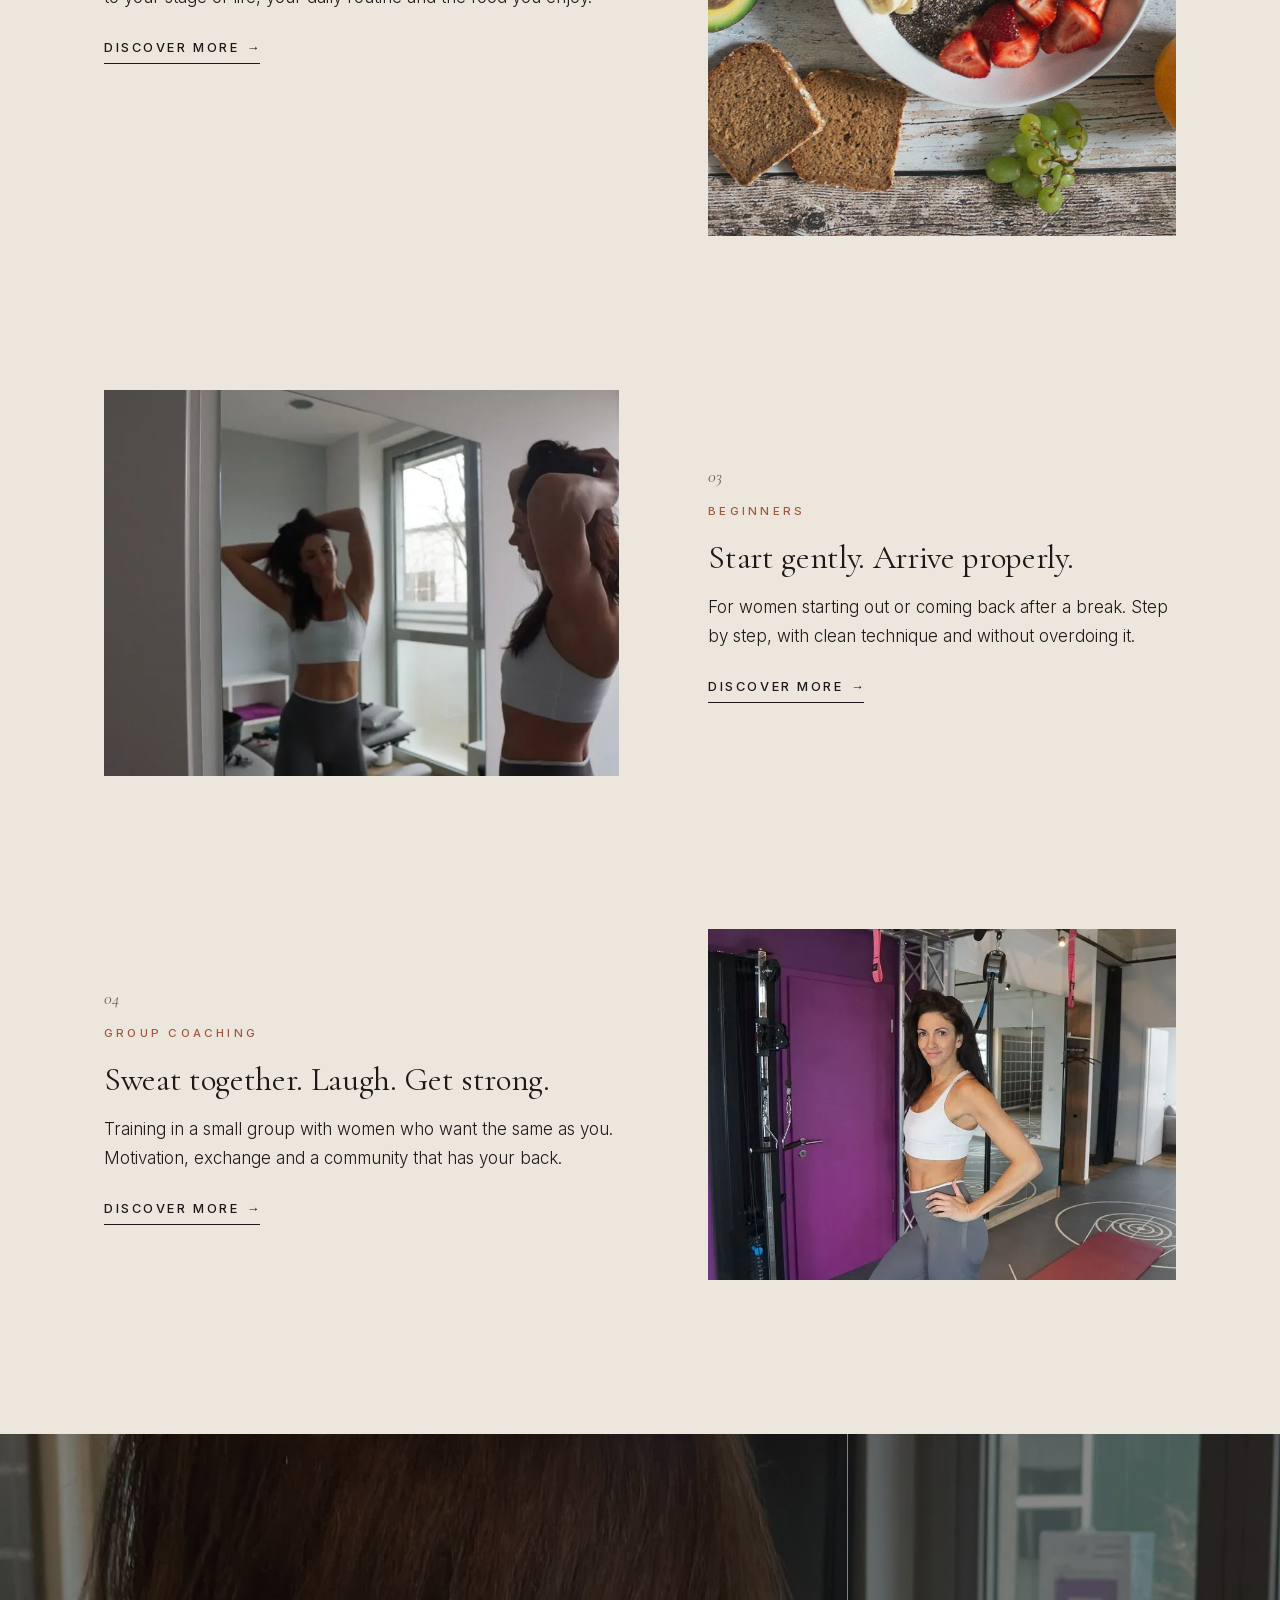
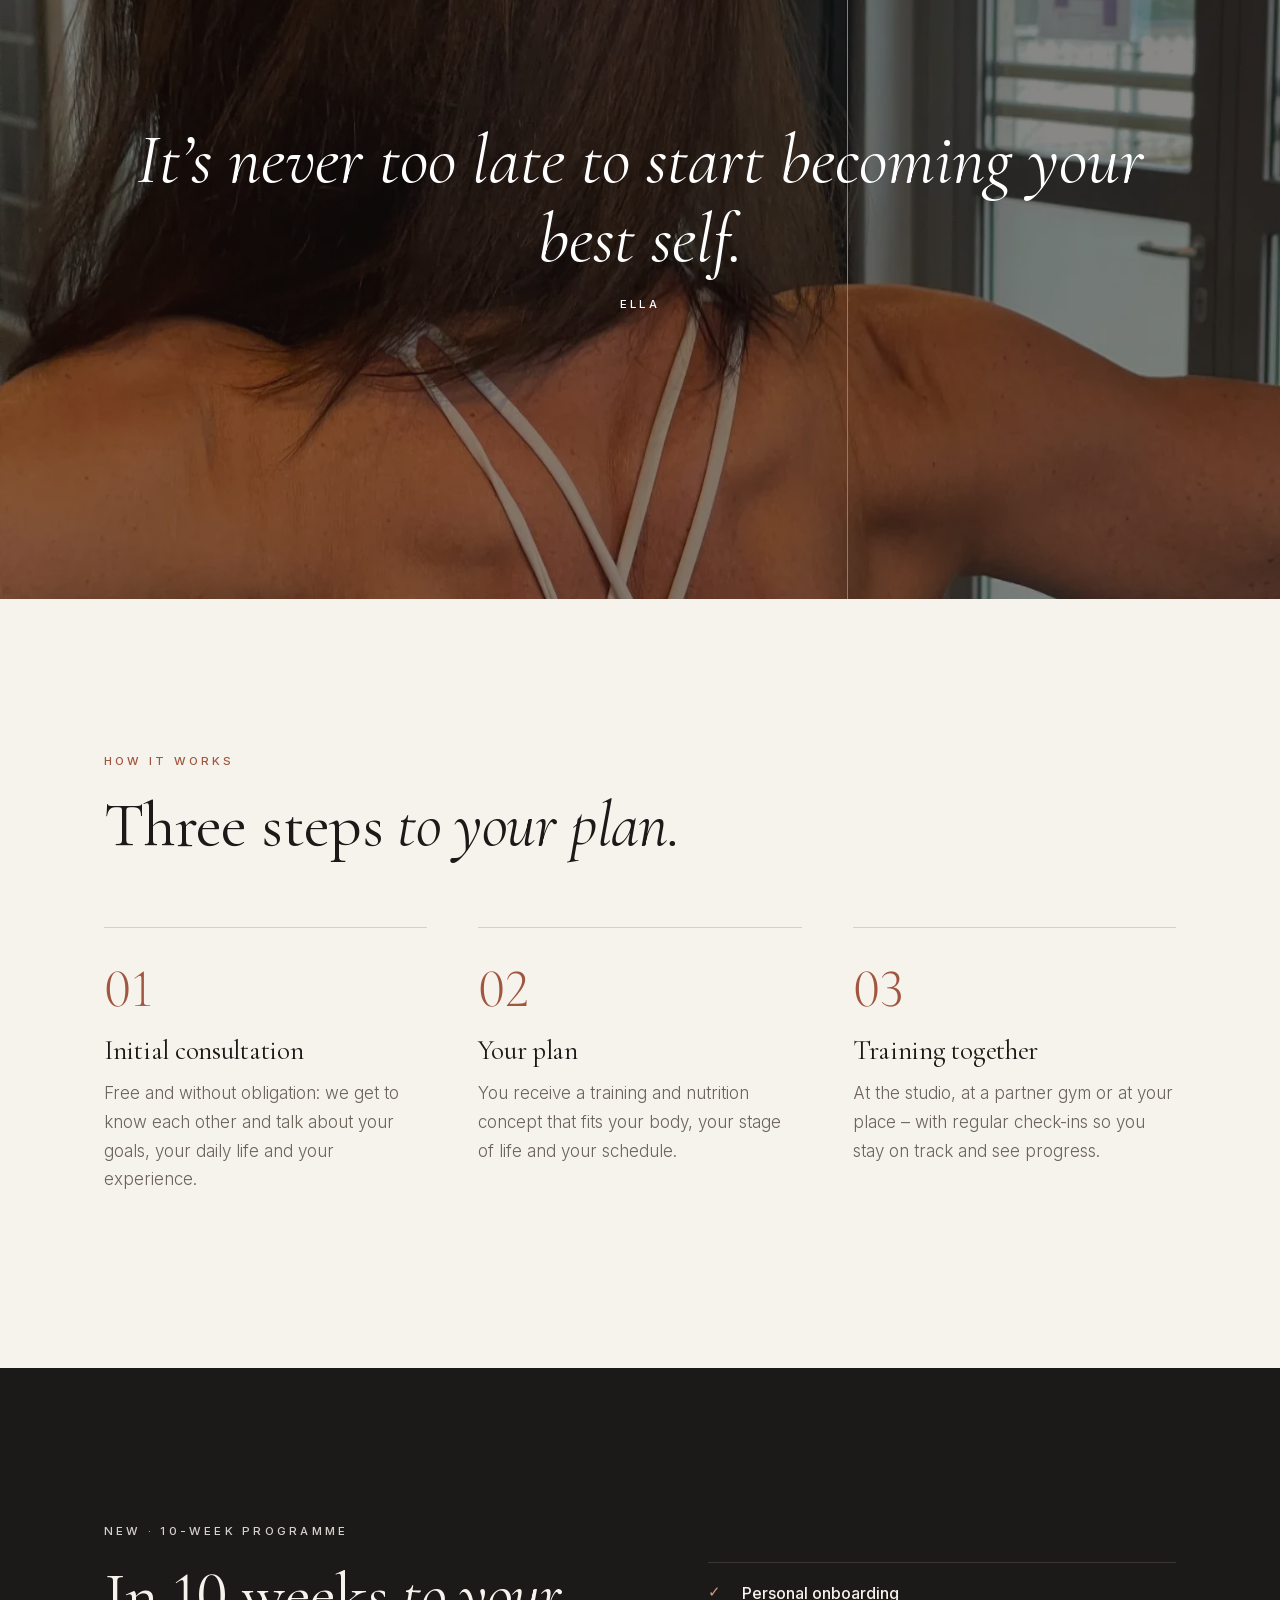
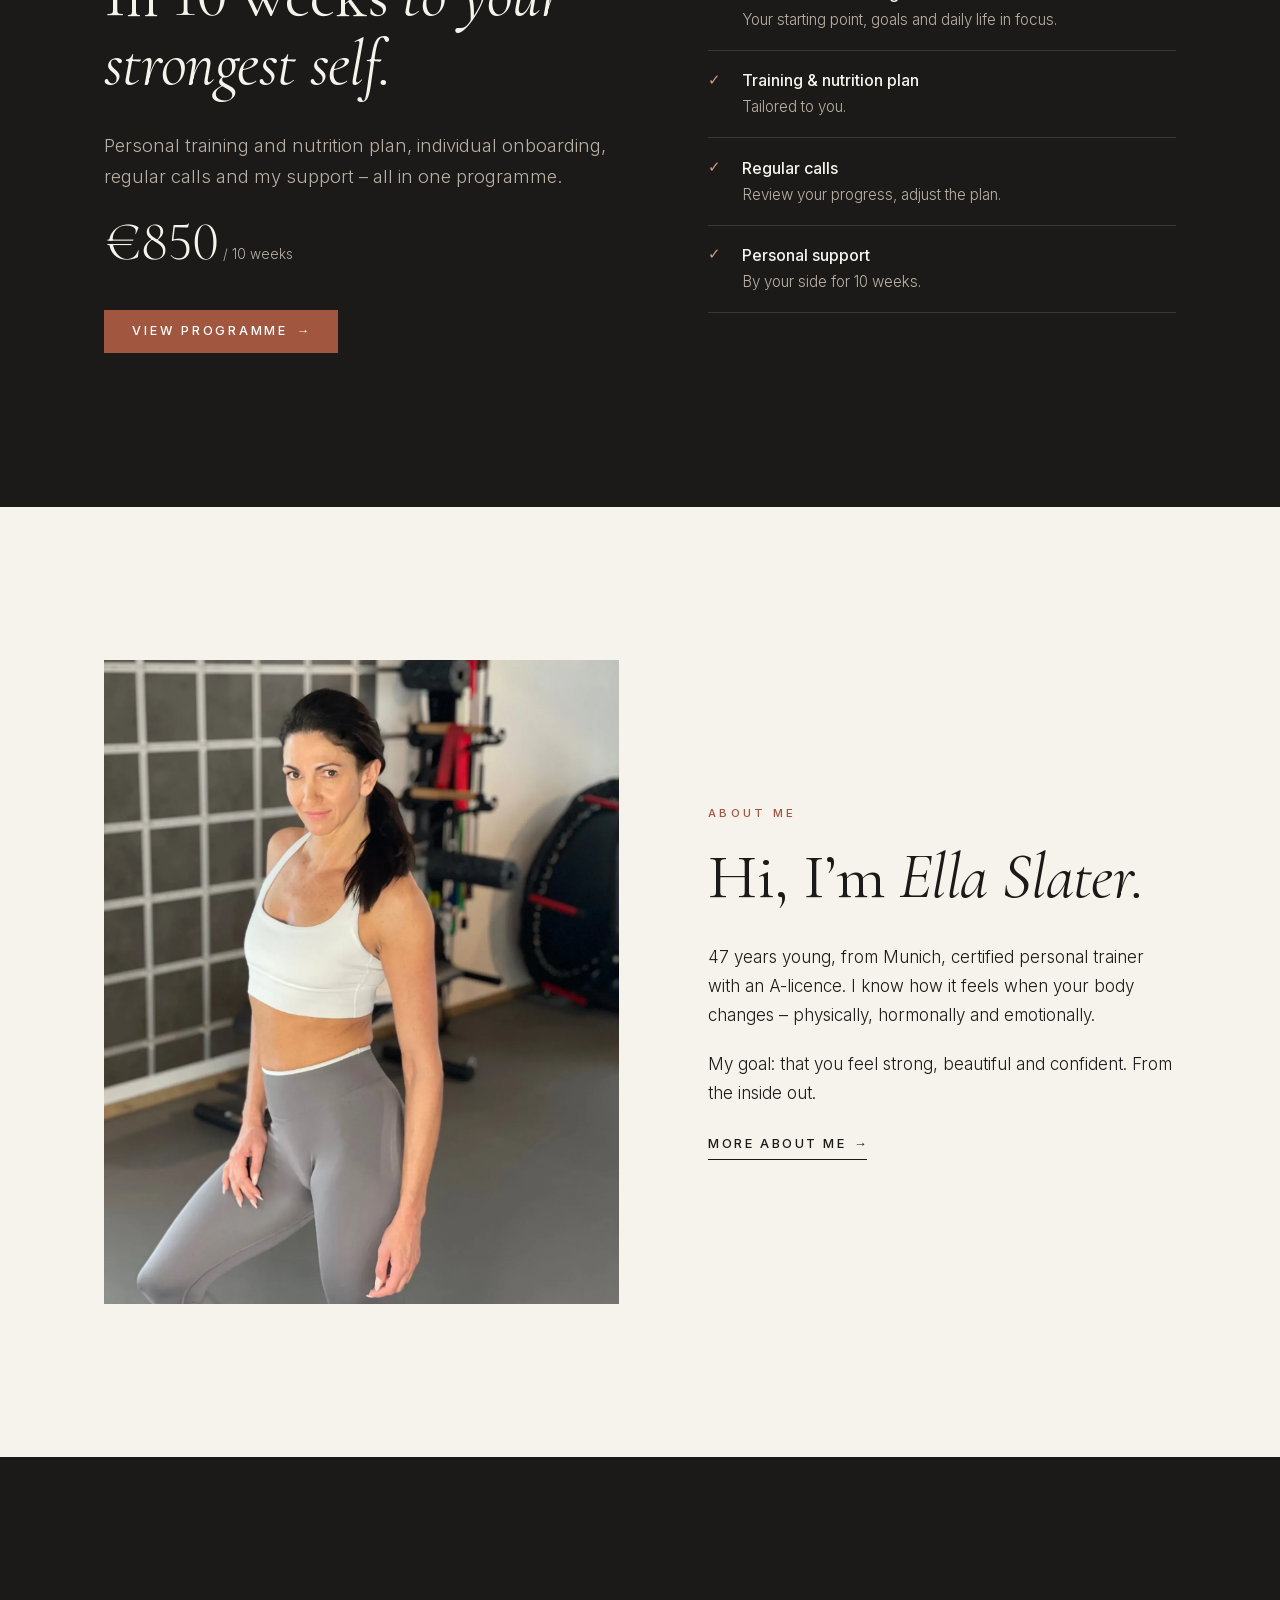
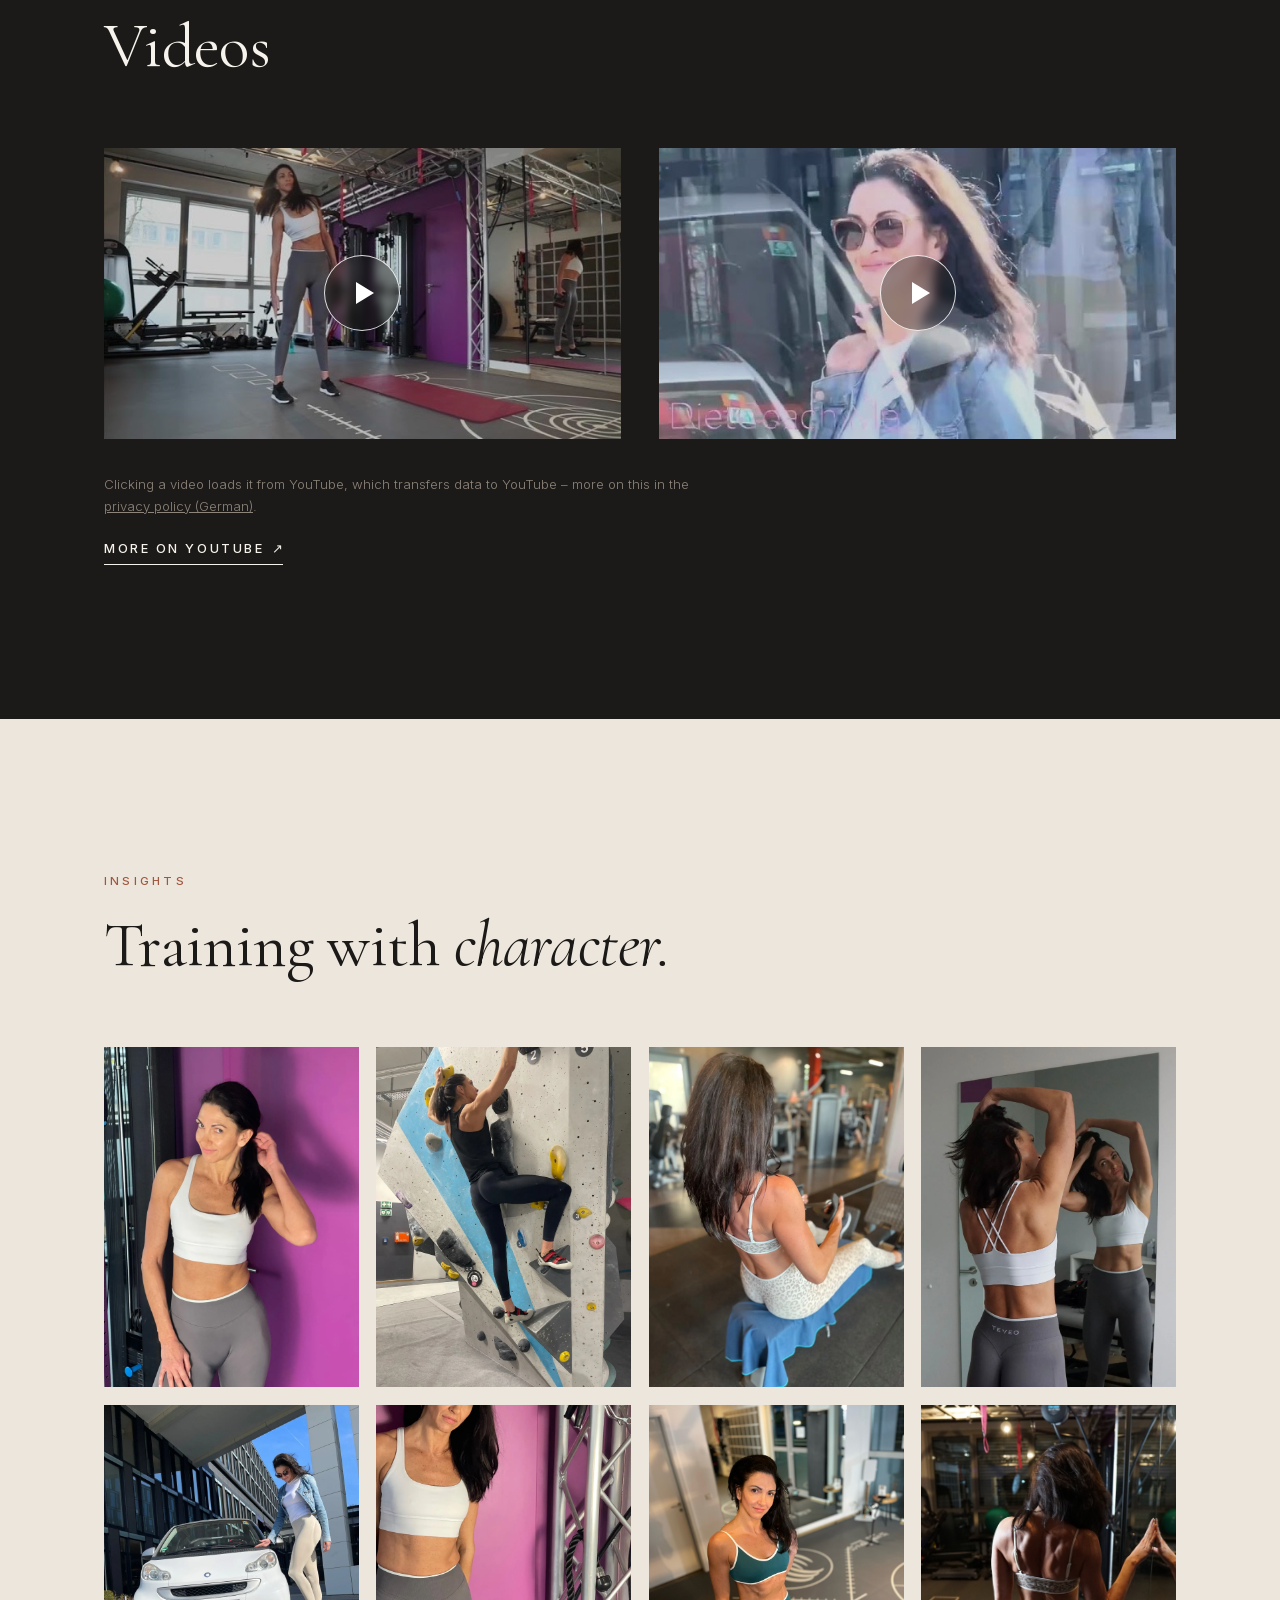
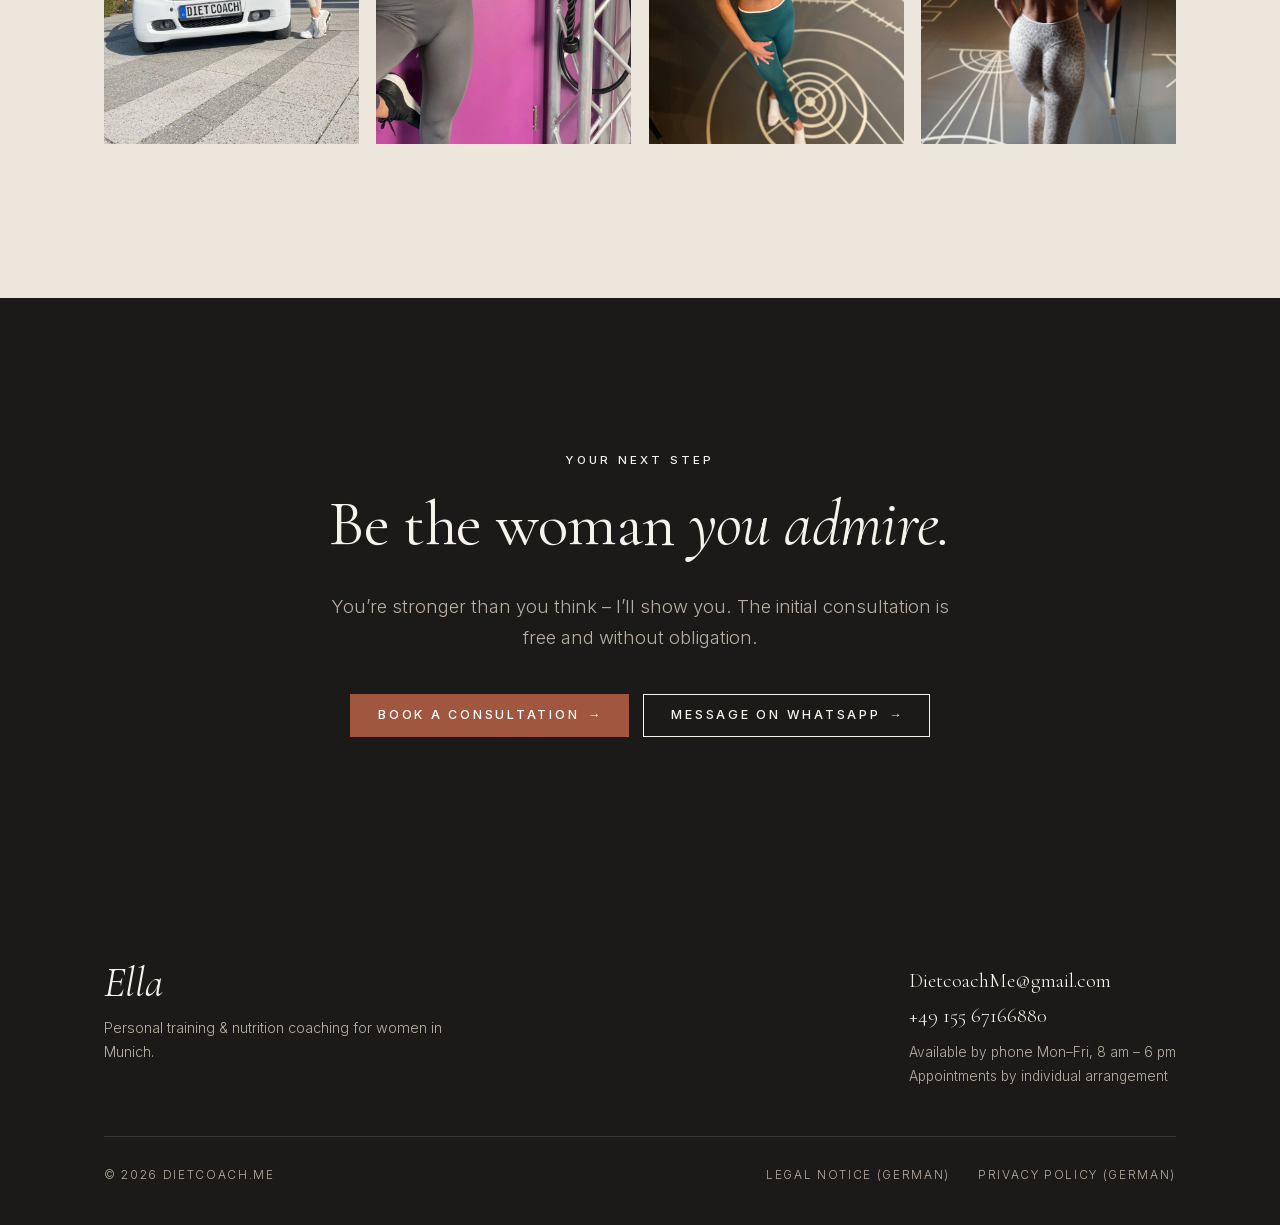
<file: en/index.html>
<!doctype html>
<html lang="en">
<head>
  <meta charset="utf-8">
  <meta name="viewport" content="width=device-width, initial-scale=1">
  <title>Personal Trainer in Munich for Women 40+ | Ella Slater – DietCoach.me</title>
  <meta name="description" content="Ella, certified personal trainer (A-licence) in Munich: training, nutrition coaching and motivation for women 40+, beginners and women getting back into fitness. Free initial consultation.">
  <link rel="canonical" href="https://dietcoach.me/en/">
  <link rel="alternate" hreflang="de" href="https://dietcoach.me/">
  <link rel="alternate" hreflang="en" href="https://dietcoach.me/en/">
  <link rel="alternate" hreflang="x-default" href="https://dietcoach.me/">
  <meta property="og:type" content="website">
  <meta property="og:title" content="Ella – Personal Training for Women in Munich">
  <meta property="og:description" content="More strength. More energy. More you. Personal training and nutrition coaching for women 40+.">
  <meta property="og:image" content="https://dietcoach.me/img/hero.webp">
  <meta property="og:url" content="https://dietcoach.me/en/">
  <meta property="og:locale" content="en_GB">
  <link rel="icon" href="data:image/svg+xml,%3Csvg xmlns='http://www.w3.org/2000/svg' viewBox='0 0 64 64'%3E%3Crect width='64' height='64' fill='%231c1a18'/%3E%3Ctext x='50%25' y='58%25' text-anchor='middle' dominant-baseline='middle' font-family='Georgia,serif' font-style='italic' font-size='42' fill='%23f6f2ec'%3EE%3C/text%3E%3C/svg%3E">
  <link rel="preload" href="../fonts/cormorant.woff2" as="font" type="font/woff2" crossorigin>
  <link rel="preload" href="../img/hero.webp" as="image">
  <link rel="stylesheet" href="../css/style.css">
</head>
<body>

<a class="sr-only" href="#main">Skip to content</a>

<header class="site-header">
  <div class="wrap">
    <a class="logo" translate="no" href="index.html" aria-label="DietCoach.me – Home">Ella<span>DietCoach.me</span></a>
    <button class="nav-toggle" aria-expanded="false" aria-controls="nav" aria-label="Open menu"><span></span><span></span><span></span></button>
    <nav class="nav" id="nav" aria-label="Main navigation">
      <ul>
        <li><a href="offers.html">Services</a></li>
        <li><a href="offers.html#prices">Prices</a></li>
        <li><a href="about.html">About me</a></li>
        <li><a href="offers.html#contact">Contact</a></li>
        <li class="lang" translate="no"><svg class="lang__icon" viewBox="0 0 24 24" fill="none" stroke="currentColor" stroke-width="1.5" aria-hidden="true"><circle cx="12" cy="12" r="9"/><path d="M3 12h18M12 3c2.5 2.6 3.8 5.6 3.8 9s-1.3 6.4-3.8 9c-2.5-2.6-3.8-5.6-3.8-9S9.5 5.6 12 3z"/></svg><a href="../index.html" hreflang="de" lang="de" aria-label="Deutsch">DE</a><a href="index.html" class="is-active" aria-current="true" aria-label="English">EN</a></li>
        <li><a class="nav-cta" href="offers.html#contact" data-booking><span>Free consultation</span></a></li>
      </ul>
    </nav>
  </div>
</header>

<main id="main">

  <!-- Hero -->
  <section class="hero">
    <img class="hero__img" src="../img/hero.webp" alt="Personal trainer Ella in her training studio in Munich" width="1536" height="2048" fetchpriority="high">
    <div class="wrap hero__content">
      <span class="kicker reveal">Ella Slater · Munich</span>
      <h1 class="reveal reveal-delay-1">Personal Training. <em>Individual. Personal. Goal-oriented.</em></h1>
      <p class="reveal reveal-delay-2">Training and nutrition coaching for women who know what they want – especially in the years when the body is changing.</p>
      <div class="btn-row reveal reveal-delay-2">
        <a class="btn" href="offers.html#contact" data-booking>Free consultation</a>
        <a class="btn btn--ghost" href="offers.html">View services</a>
      </div>
    </div>
    <span class="scroll-hint" aria-hidden="true"></span>
  </section>

  <!-- Vertrauensleiste -->
  <div class="trust">
    <ul class="wrap">
      <li>Certified personal trainer (A-licence)</li>
      <li>Nutrition &amp; fitness expert</li>
      <li>Focus on women 40+</li>
      <li>At the studio or at your place</li>
    </ul>
  </div>

  <!-- Intro -->
  <section class="section intro">
    <div class="wrap">
      <span class="kicker reveal">Who it’s for</span>
      <h2 class="reveal">No excuses. <em>No “maybe tomorrow”.</em></h2>
      <div class="cols">
        <p class="lead reveal">You really want to change something – in your training and for yourself. You’re ready to step out of your comfort zone and you’re looking for someone who motivates you honestly and takes you seriously.</p>
        <p class="reveal reveal-delay-1">Hormones, metabolism, everyday life: at 40+ your body works differently than it did at 25. I know this phase from my own experience. That’s why you won’t get an off-the-shelf programme, but a plan that fits your life – and real results that last.</p>
      </div>
    </div>
  </section>

  <!-- Angebote -->
  <section class="section section--alt" aria-labelledby="angebote-titel">
    <div class="wrap">
      <span class="kicker reveal">Services</span>
      <h2 id="angebote-titel" class="reveal" style="margin-bottom: var(--section);">Four paths to <em>your best self.</em></h2>

      <article class="split">
        <div class="split__media reveal"><img src="../img/40plus.webp" alt="Ella in the gym with cable machine and punching bag" width="780" height="1040" loading="lazy"></div>
        <div class="split__text reveal reveal-delay-1">
          <span class="split__num">01</span>
          <span class="kicker">Fit, strong &amp; timeless 40+</span>
          <h3>Stronger than ever.</h3>
          <p>Effective strength training that takes your hormones and metabolism into account. For more energy, a better shape and confidence with a wow effect.</p>
          <a class="arrow-link" href="offers.html#fit-40">Discover more</a>
        </div>
      </article>

      <article class="split split--reverse">
        <div class="split__media reveal"><img src="../img/ernaehrung.webp" alt="Healthy, colourful brunch table with fresh fruit" width="1400" height="962" loading="lazy"></div>
        <div class="split__text reveal reveal-delay-1">
          <span class="split__num">02</span>
          <span class="kicker">Nutrition coaching</span>
          <h3>Food that carries you.</h3>
          <p>No restrictive dieting frustration: a personal nutrition plan tailored to your stage of life, your daily routine and the food you enjoy.</p>
          <a class="arrow-link" href="offers.html#nutrition">Discover more</a>
        </div>
      </article>

      <article class="split">
        <div class="split__media split__media--wide reveal"><img src="../img/anfaengerinnen.webp" alt="Ella warming up in front of the mirror" width="1040" height="585" loading="lazy"></div>
        <div class="split__text reveal reveal-delay-1">
          <span class="split__num">03</span>
          <span class="kicker">Beginners</span>
          <h3>Start gently. Arrive properly.</h3>
          <p>For women starting out or coming back after a break. Step by step, with clean technique and without overdoing it.</p>
          <a class="arrow-link" href="offers.html#beginners">Discover more</a>
        </div>
      </article>

      <article class="split split--reverse">
        <div class="split__media split__media--wide reveal"><img src="../img/gruppe.webp" alt="Ella in her training studio in Munich" width="1040" height="585" loading="lazy"></div>
        <div class="split__text reveal reveal-delay-1">
          <span class="split__num">04</span>
          <span class="kicker">Group coaching</span>
          <h3>Sweat together. Laugh. Get strong.</h3>
          <p>Training in a small group with women who want the same as you. Motivation, exchange and a community that has your back.</p>
          <a class="arrow-link" href="offers.html#group">Discover more</a>
        </div>
      </article>
    </div>
  </section>

  <!-- Motto -->
  <section class="break" aria-label="Motto">
    <img src="../img/galerie-4.webp" alt="" width="1536" height="2048" loading="lazy">
    <div class="wrap reveal">
      <blockquote>It’s never too late to start becoming your best self.</blockquote>
      <cite>Ella</cite>
    </div>
  </section>

  <!-- Ablauf -->
  <section class="section">
    <div class="wrap">
      <span class="kicker reveal">How it works</span>
      <h2 class="reveal">Three steps <em>to your plan.</em></h2>
      <div class="steps">
        <div class="step reveal">
          <span class="step__num">01</span>
          <h3>Initial consultation</h3>
          <p>Free and without obligation: we get to know each other and talk about your goals, your daily life and your experience.</p>
        </div>
        <div class="step reveal reveal-delay-1">
          <span class="step__num">02</span>
          <h3>Your plan</h3>
          <p>You receive a training and nutrition concept that fits your body, your stage of life and your schedule.</p>
        </div>
        <div class="step reveal reveal-delay-2">
          <span class="step__num">03</span>
          <h3>Training together</h3>
          <p>At the studio, at a partner gym or at your place – with regular check-ins so you stay on track and see progress.</p>
        </div>
      </div>
    </div>
  </section>

  <!-- 10-Wochen-Programm -->
  <section class="section section--dark" aria-labelledby="programm-titel">
    <div class="wrap">
      <div class="split">
        <div class="split__text reveal">
          <span class="kicker">New · 10-week programme</span>
          <h2 id="programm-titel">In 10 weeks <em>to your strongest self.</em></h2>
          <p class="lead">Personal training and nutrition plan, individual onboarding, regular calls and my support – all in one programme.</p>
          <div class="price">€850<small style="color:#b9b0a5"> / 10 weeks</small></div>
          <div class="btn-row">
            <a class="btn" href="offers.html#programme">View programme</a>
          </div>
        </div>
        <ul class="program__list reveal reveal-delay-1">
          <li><strong>Personal onboarding</strong>Your starting point, goals and daily life in focus.</li>
          <li><strong>Training &amp; nutrition plan</strong>Tailored to you.</li>
          <li><strong>Regular calls</strong>Review your progress, adjust the plan.</li>
          <li><strong>Personal support</strong>By your side for 10 weeks.</li>
        </ul>
      </div>
    </div>
  </section>

  <!-- Über mich -->
  <section class="section">
    <div class="wrap">
      <article class="split">
        <div class="split__media reveal"><img src="../img/expertise.webp" alt="Portrait of Ella, personal trainer from Munich" width="1536" height="2048" loading="lazy"></div>
        <div class="split__text reveal reveal-delay-1">
          <span class="kicker">About me</span>
          <h2>Hi, I’m <em>Ella Slater.</em></h2>
          <p>47 years young, from Munich, certified personal trainer with an A-licence. I know how it feels when your body changes – physically, hormonally and emotionally.</p>
          <p>My goal: that you feel strong, beautiful and confident. From the inside out.</p>
          <a class="arrow-link" href="about.html">More about me</a>
        </div>
      </article>
    </div>
  </section>

  <!-- Videos -->
  <section class="section section--dark" id="videos" aria-labelledby="videos-titel">
    <div class="wrap">
      <h2 id="videos-titel" class="reveal">Videos</h2>
      <div class="videos">
        <figure class="video reveal">
          <button class="video__play" type="button" data-video="BxUp_Wes_ng" aria-label="Play video: Personal Trainer Ella S Me – DietCoach.Me">
            <img src="../img/video-BxUp_Wes_ng.jpg" alt="Ella training with a kettlebell in the studio" width="640" height="360" loading="lazy">
            <span class="video__icon" aria-hidden="true"></span>
          </button>
        </figure>
        <figure class="video reveal reveal-delay-1">
          <button class="video__play" type="button" data-video="TAuk-Ml-aj8" aria-label="Play video: Personal Trainer Ella S Me Munich">
            <img src="../img/video-TAuk-Ml-aj8.jpg" alt="Ella wearing sunglasses in Munich" width="640" height="360" loading="lazy">
            <span class="video__icon" aria-hidden="true"></span>
          </button>
        </figure>
      </div>
      <p class="video-note reveal">Clicking a video loads it from YouTube, which transfers data to YouTube – more on this in the <a href="../datenschutz.html#youtube" hreflang="de">privacy policy (German)</a>.</p>
      <a class="arrow-link arrow-link--ext reveal" href="https://www.youtube.com/@dietcoachme" target="_blank" rel="noopener">More on YouTube</a>
    </div>
  </section>

  <!-- Galerie -->
  <section class="section section--alt" aria-labelledby="galerie-titel">
    <div class="wrap">
      <span class="kicker reveal">Insights</span>
      <h2 id="galerie-titel" class="reveal">Training with <em>character.</em></h2>
      <div class="gallery">
        <figure class="reveal"><img src="../img/galerie-1.webp" alt="Ella in the studio in front of a violet wall" width="1536" height="2048" loading="lazy"></figure>
        <figure class="reveal reveal-delay-1"><img src="../img/galerie-3.webp" alt="Ella bouldering on a climbing wall" width="1536" height="2048" loading="lazy"></figure>
        <figure class="reveal reveal-delay-2"><img src="../img/portrait.webp" alt="Ella doing cable rows" width="1536" height="2048" loading="lazy"></figure>
        <figure class="reveal"><img src="../img/galerie-2.webp" alt="Ella stretching in front of the mirror" width="1476" height="2048" loading="lazy"></figure>
        <figure class="reveal reveal-delay-1"><img src="../img/galerie-6.webp" alt="Ella next to her car with a DIET COACH number plate" width="1536" height="2048" loading="lazy"></figure>
        <figure class="reveal reveal-delay-2"><img src="../img/banner.webp" alt="Ella in the studio next to the training rig" width="1536" height="2048" loading="lazy"></figure>
        <figure class="reveal"><img src="../img/galerie-8.jpg" alt="Ella in a green training outfit in the studio" width="1536" height="2048" loading="lazy"></figure>
        <figure class="reveal reveal-delay-1"><img src="../img/galerie-9.jpg" alt="Ella from behind at the mirror in the training studio" width="1152" height="2048" loading="lazy"></figure>
      </div>
    </div>
  </section>

  <!-- CTA -->
  <section class="section section--dark cta">
    <div class="wrap">
      <span class="kicker reveal">Your next step</span>
      <h2 class="reveal">Be the woman <em>you admire.</em></h2>
      <p class="lead reveal">You’re stronger than you think – I’ll show you. The initial consultation is free and without obligation.</p>
      <div class="btn-row reveal">
        <a class="btn" href="offers.html#contact" data-booking>Book a consultation</a>
        <a class="btn btn--ghost" href="https://wa.me/4915567166880?text=Hi%20Ella%2C%20I%27m%20interested%20in%20a%20free%20consultation." target="_blank" rel="noopener">Message on WhatsApp</a>
      </div>
    </div>
  </section>

</main>

<footer class="site-footer">
  <div class="wrap">
    <div class="top">
      <div>
        <a class="logo" href="index.html">Ella</a>
        <p>Personal training &amp; nutrition coaching for women in Munich.</p>
      </div>
      <div class="footer-contact">
        <a href="mailto:DietcoachMe@gmail.com">DietcoachMe@gmail.com</a>
        <a href="tel:+4915567166880">+49 155 67166880</a>
        <span class="footer-hours">Available by phone Mon–Fri, 8 am – 6 pm<br>Appointments by individual arrangement</span>
      </div>
    </div>
    <div class="bottom">
      <span>© <span data-year>2026</span> DietCoach.me</span>
      <ul>
        <li><a href="../impressum.html" hreflang="de">Legal notice (German)</a></li>
        <li><a href="../datenschutz.html" hreflang="de">Privacy policy (German)</a></li>
      </ul>
    </div>
  </div>
</footer>

<a class="wa-float" href="https://wa.me/4915567166880?text=Hi%20Ella%2C%20I%27m%20interested%20in%20your%20coaching." target="_blank" rel="noopener" aria-label="Message Ella on WhatsApp">
  <svg viewBox="0 0 24 24" fill="none" stroke="currentColor" stroke-width="1.8" stroke-linecap="round" stroke-linejoin="round" aria-hidden="true"><path d="M21 11.5a8.4 8.4 0 0 1-12.4 7.4L3 21l2.1-5.4A8.4 8.4 0 1 1 21 11.5z"/><path d="M9 9.5c.3 1.6 1.9 3.9 4.5 5l1.3-1.3 1.7.9c-.4 1.2-1.4 1.7-2.3 1.6C11 15.3 8.7 13 8.2 10.4c-.1-.9.4-1.9 1.6-2.3l.9 1.7z" fill="currentColor" stroke="none"/></svg>
</a>

<script src="../js/main.js" defer></script>
</body>
</html>
</file>
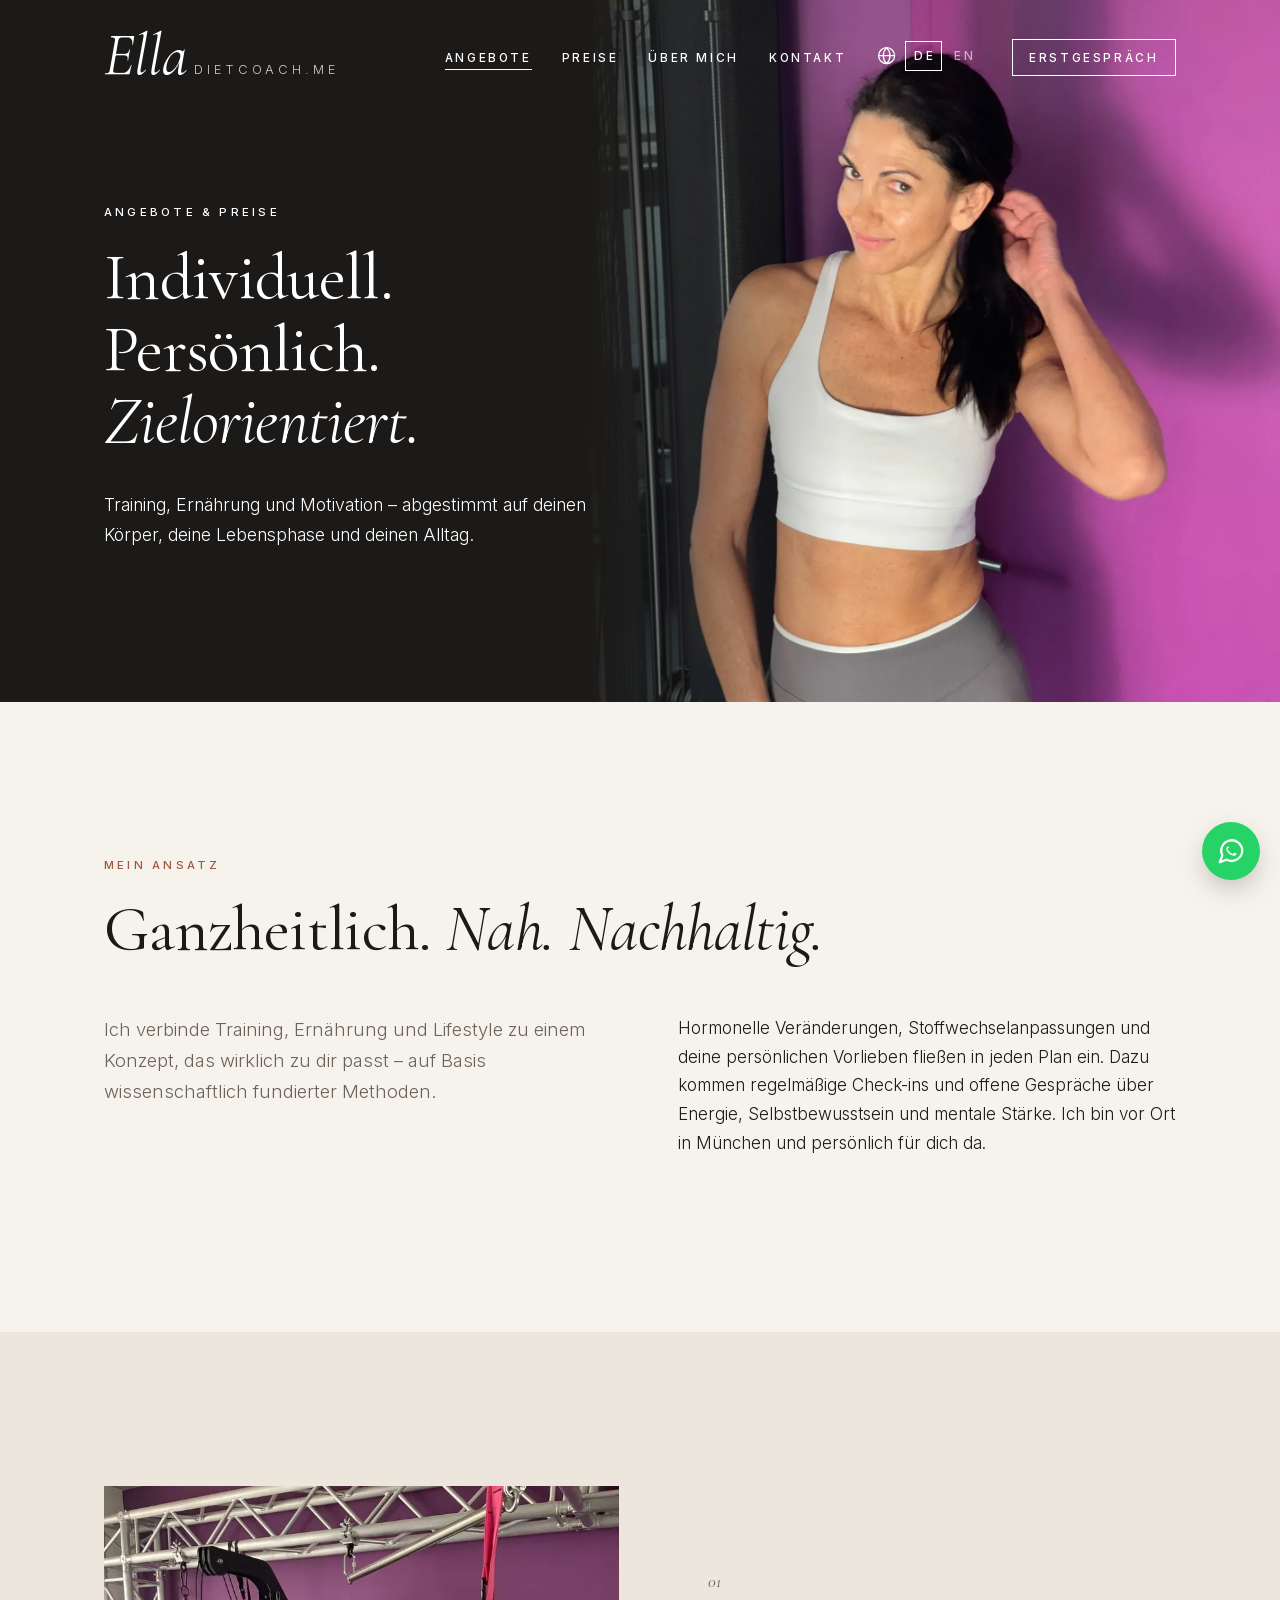
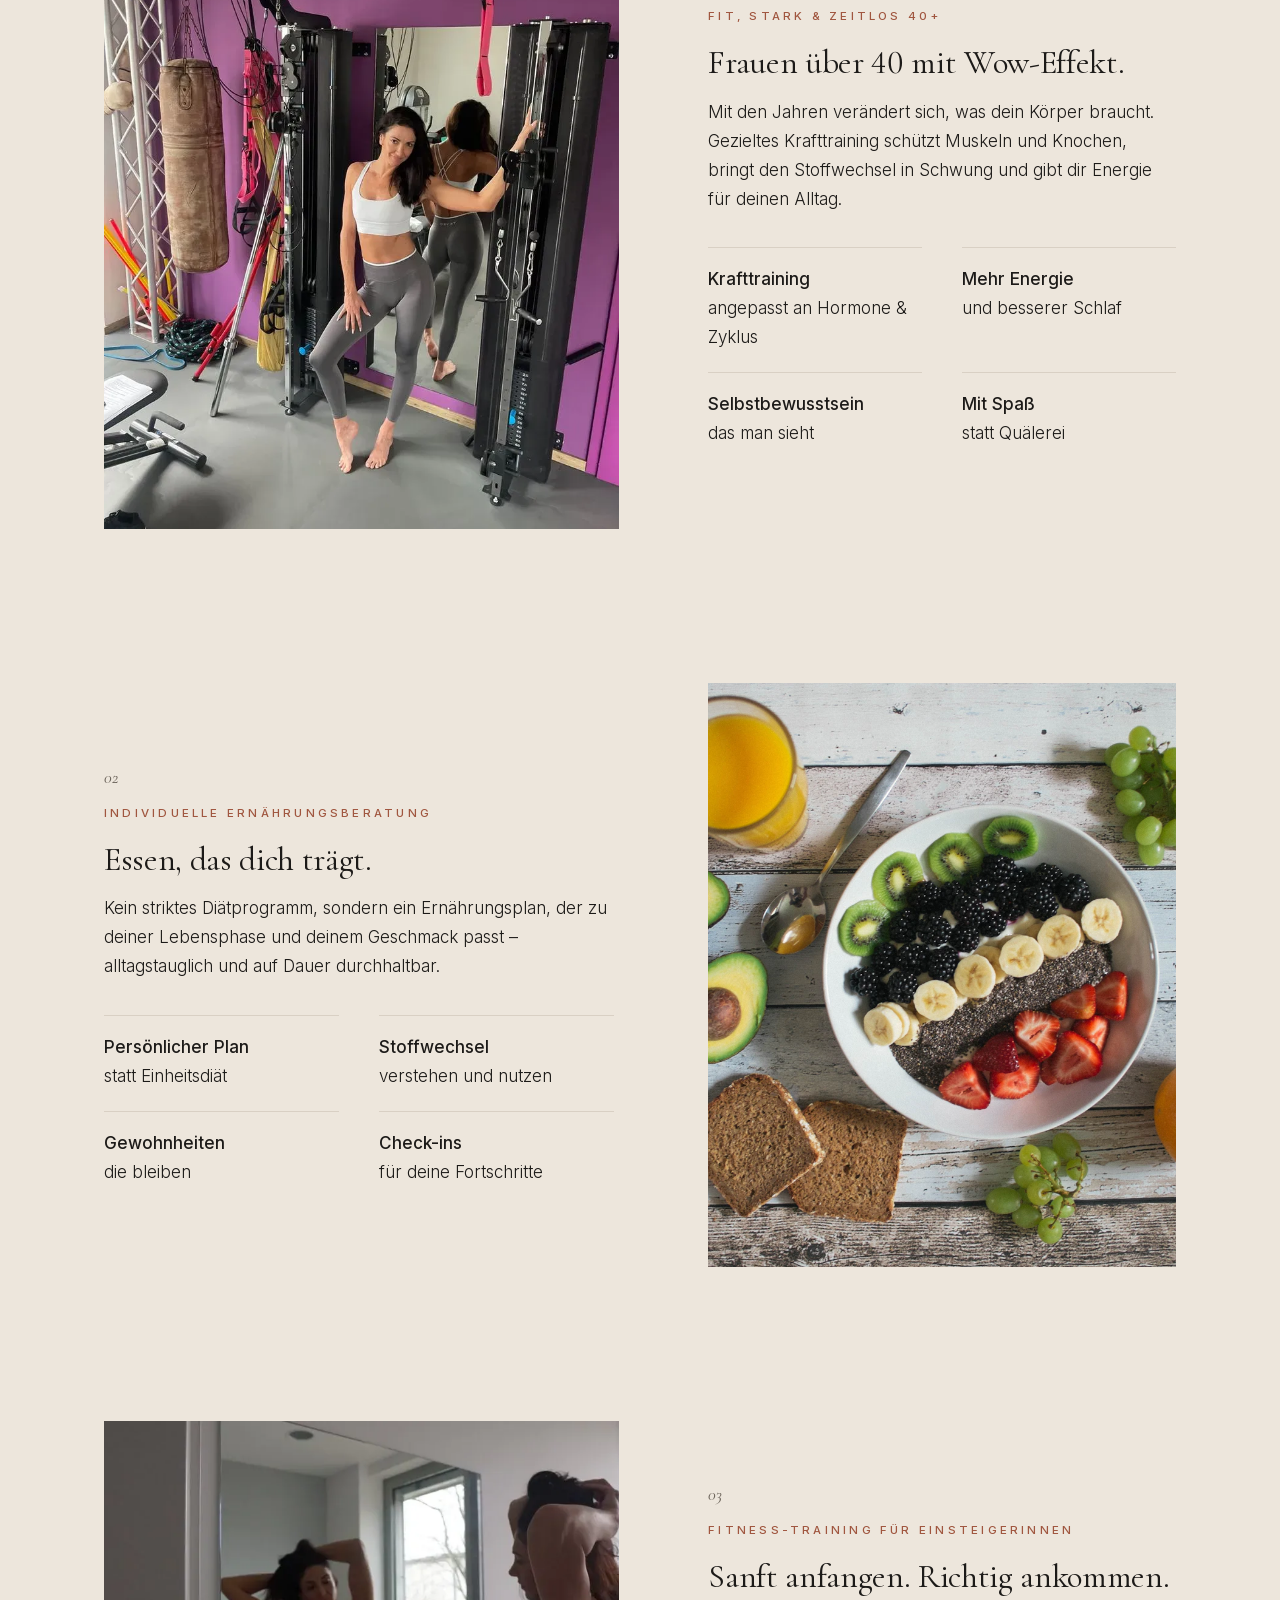
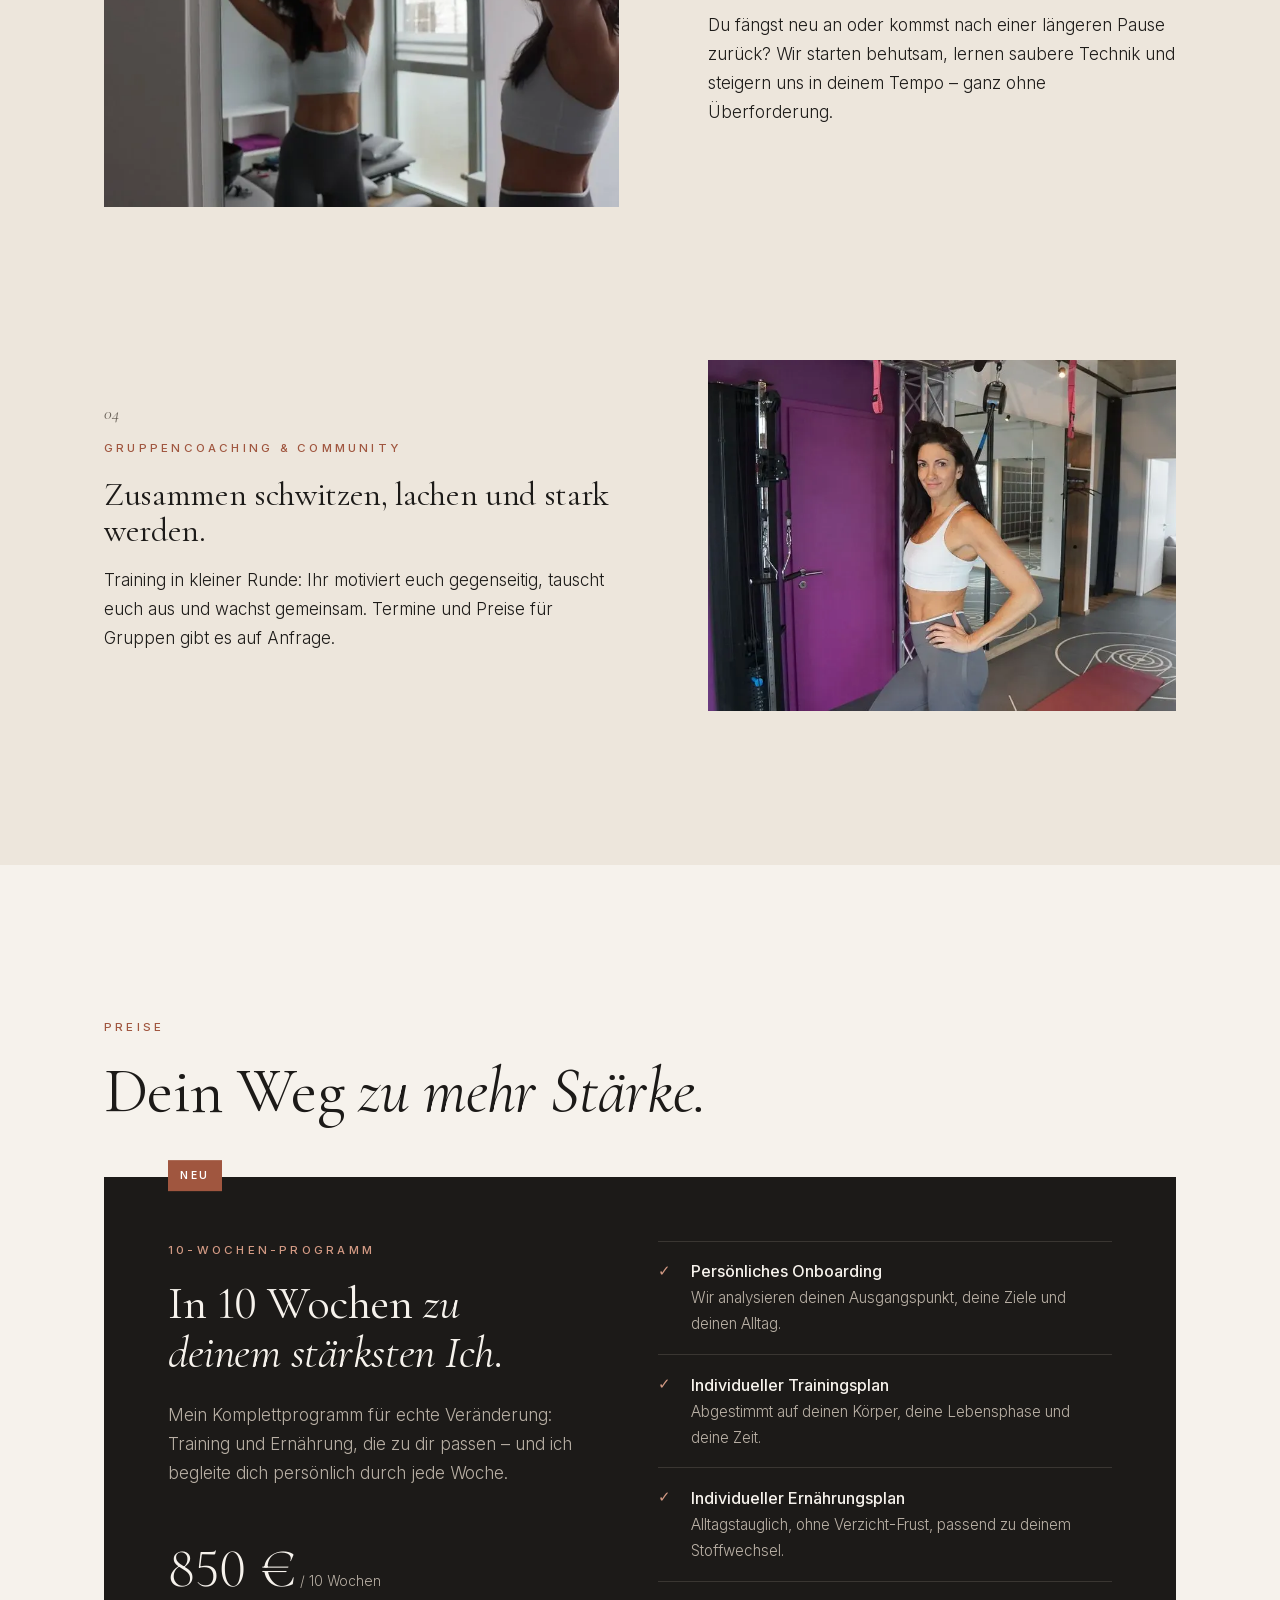
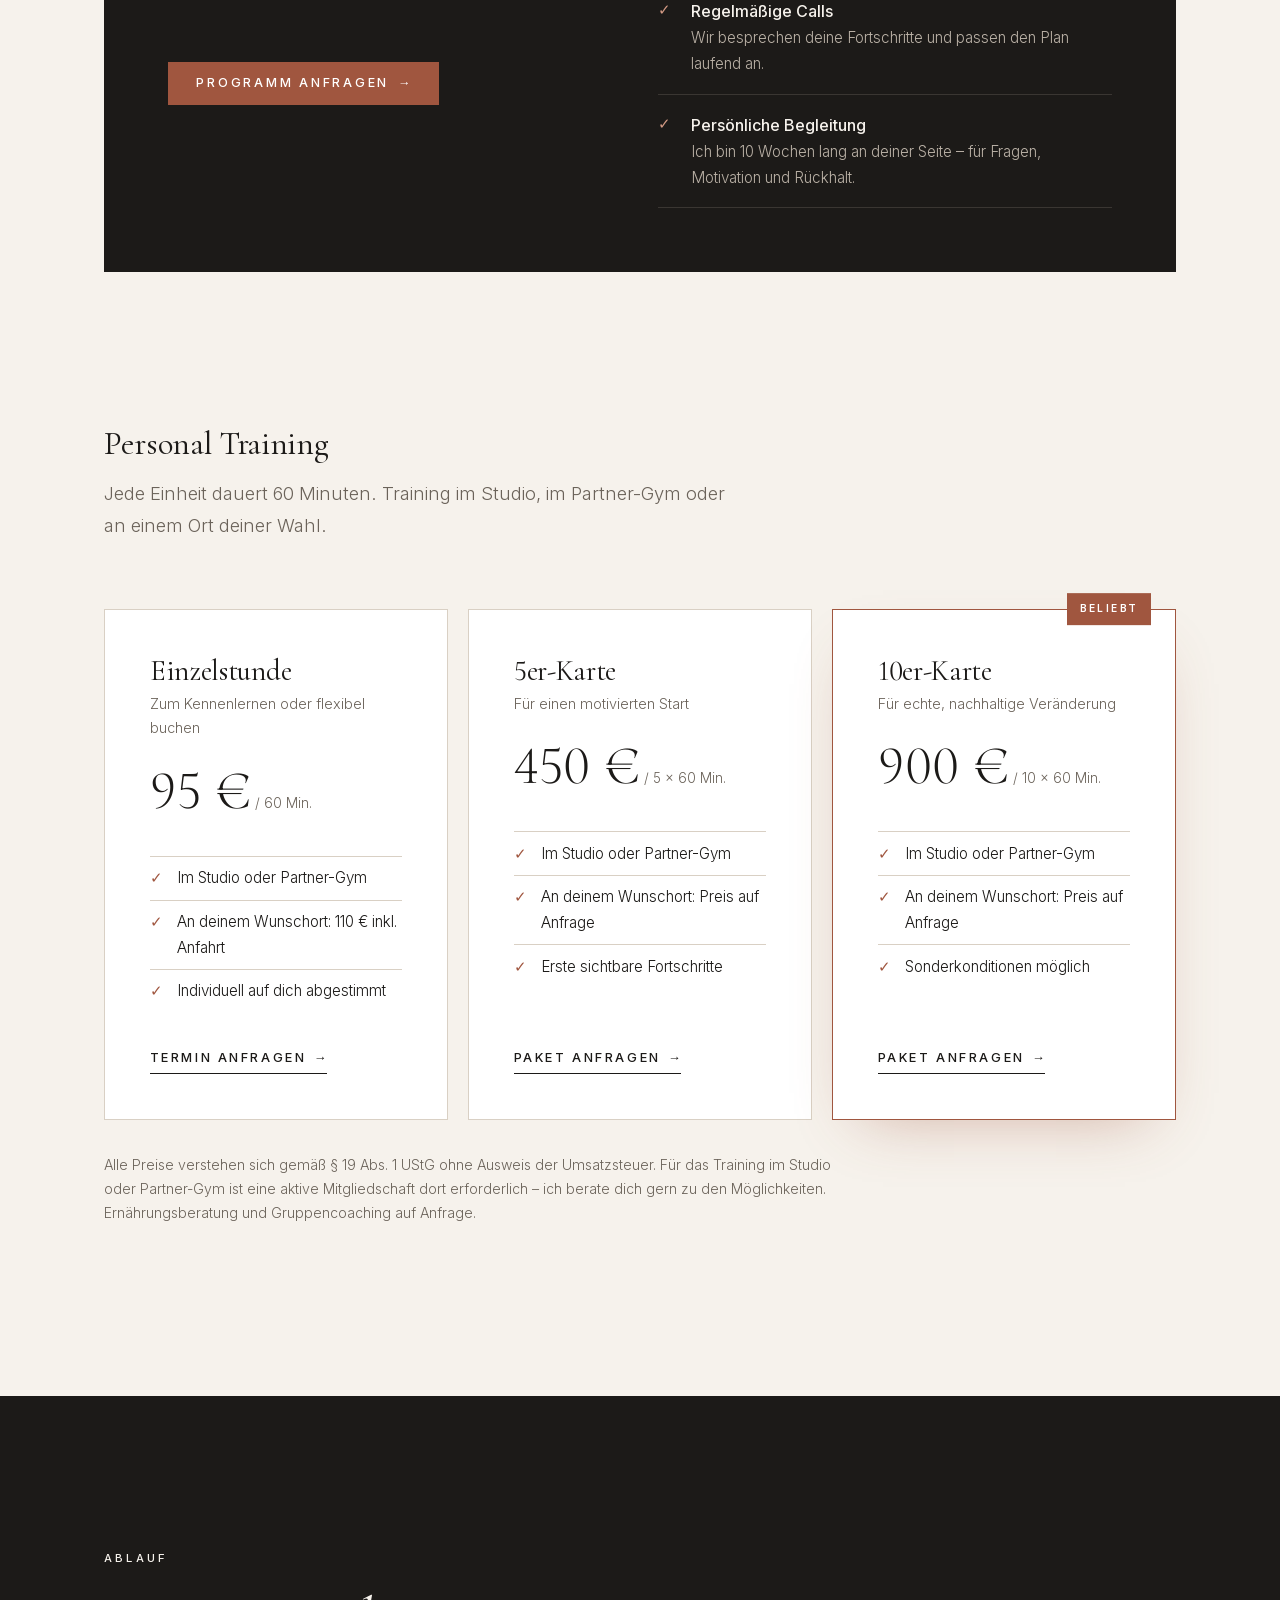
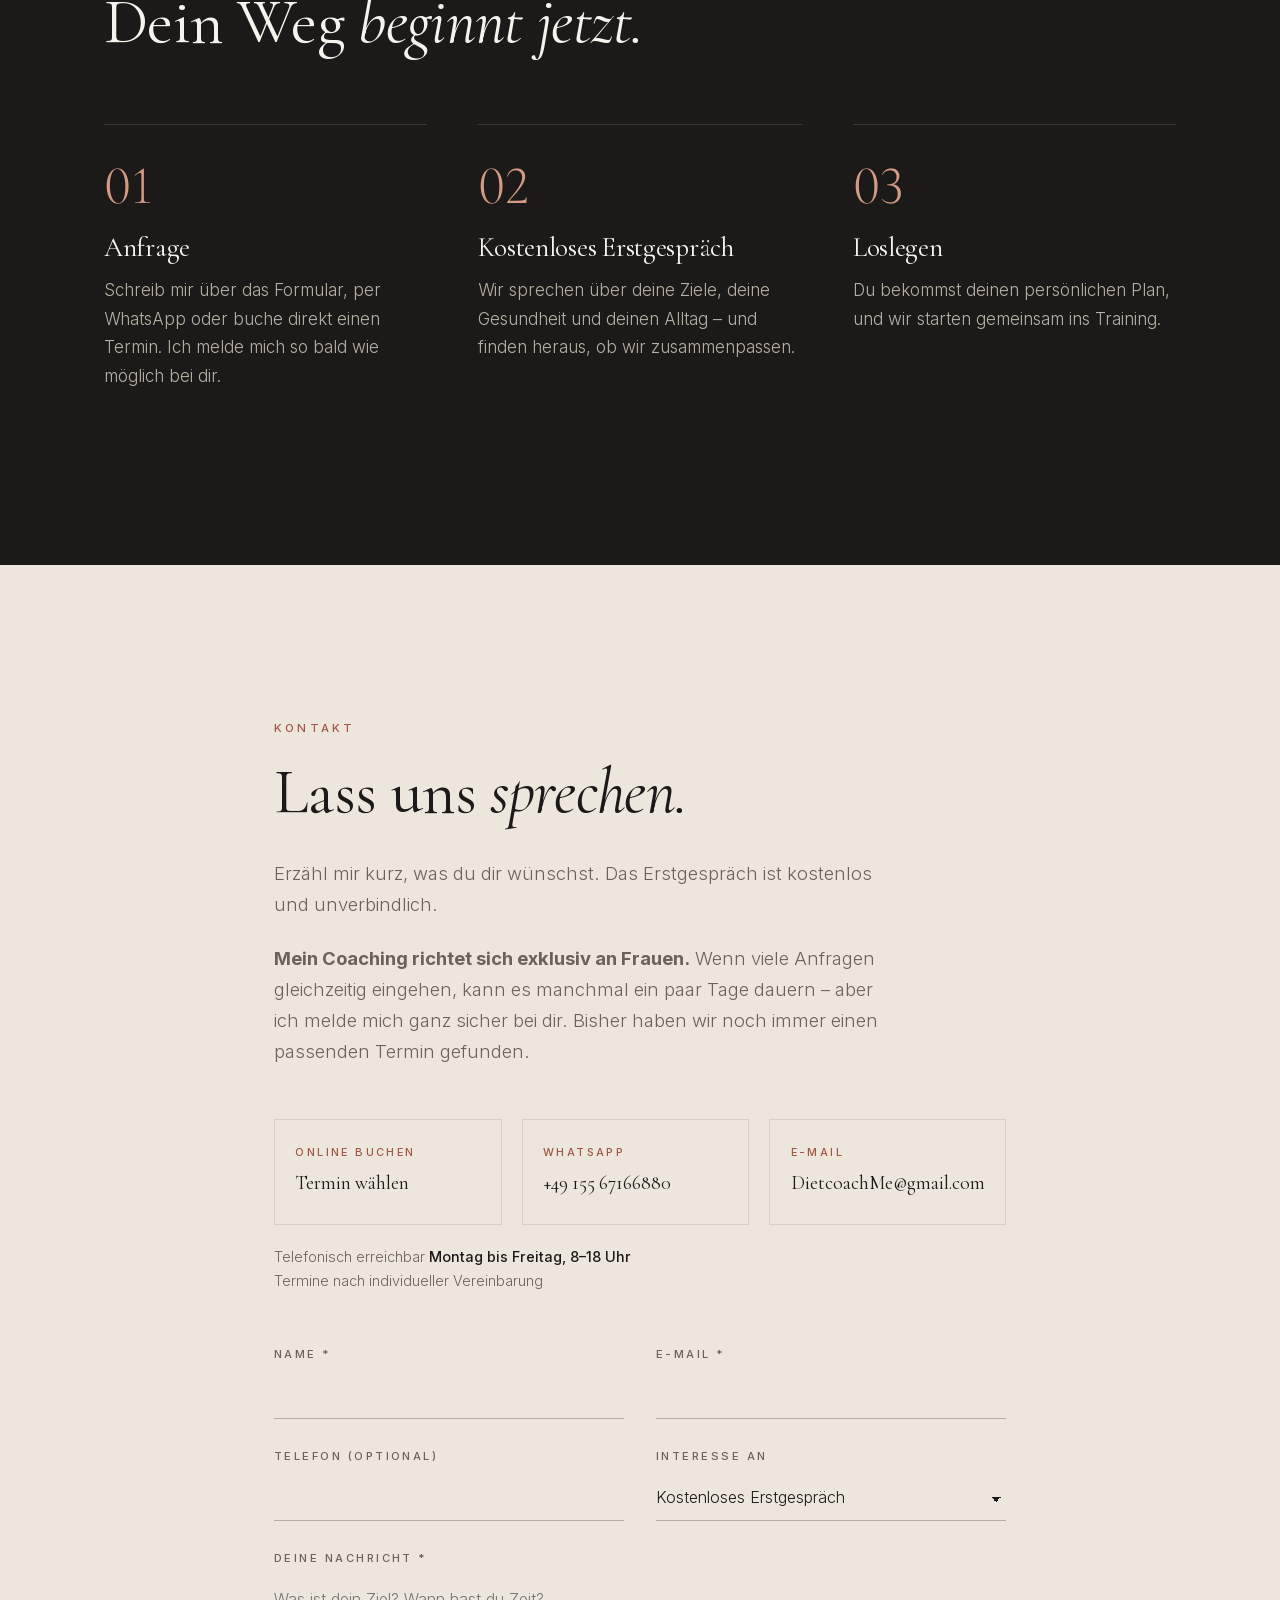
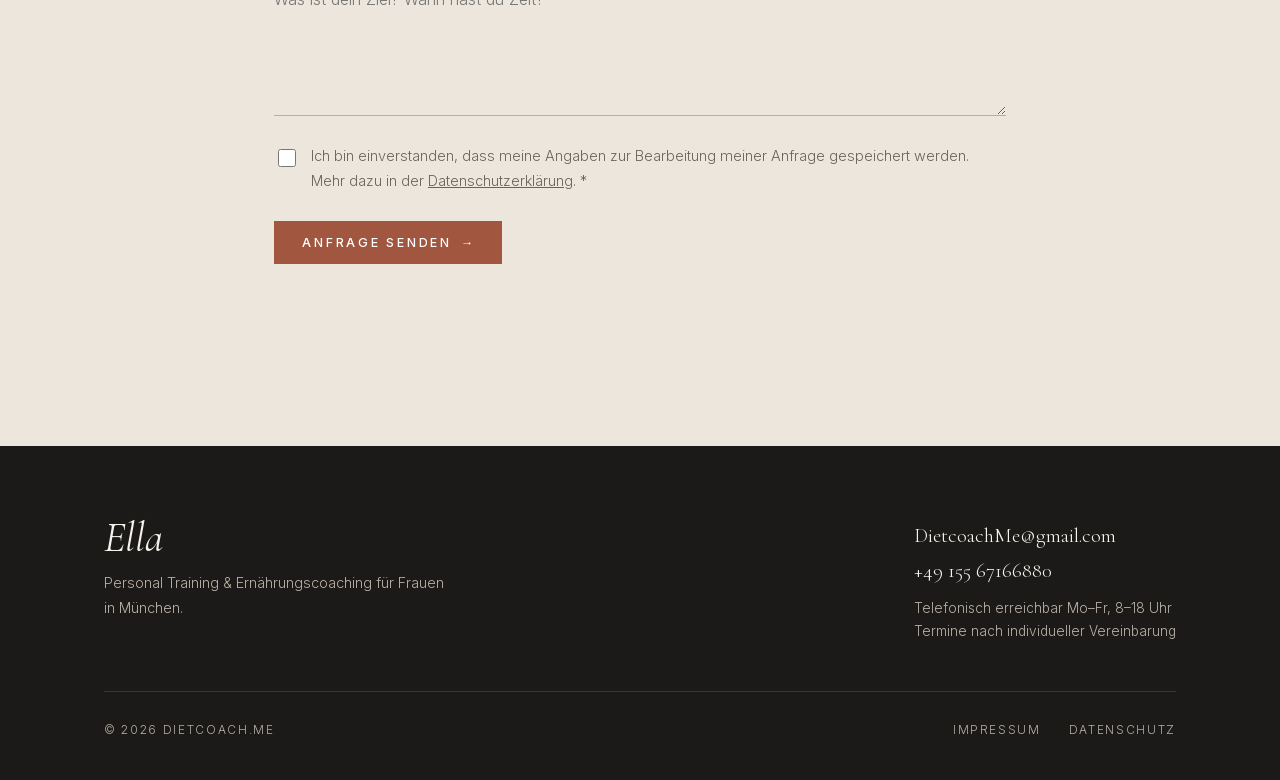
<file: angebote.html>
<!doctype html>
<html lang="de">
<head>
  <meta charset="utf-8">
  <meta name="viewport" content="width=device-width, initial-scale=1">
  <title>Angebote &amp; Preise – Personal Training München | Ella – DietCoach.me</title>
  <meta name="description" content="10-Wochen-Programm mit Trainings- und Ernährungsplan, Personal Training ab 95 €, 5er- und 10er-Karten, Ernährungsberatung und Gruppencoaching für Frauen in München. Jetzt kostenloses Erstgespräch anfragen.">
  <link rel="canonical" href="https://dietcoach.me/angebote.html">
  <link rel="alternate" hreflang="de" href="https://dietcoach.me/angebote.html">
  <link rel="alternate" hreflang="en" href="https://dietcoach.me/en/offers.html">
  <link rel="alternate" hreflang="x-default" href="https://dietcoach.me/angebote.html">
  <meta property="og:type" content="website">
  <meta property="og:title" content="Angebote &amp; Preise – Ella Personal Training München">
  <meta property="og:description" content="Training, Ernährung und Motivation für Frauen 40+. Individuell. Persönlich. Zielorientiert.">
  <meta property="og:image" content="https://dietcoach.me/img/galerie-1.webp">
  <meta property="og:locale" content="de_DE">
  <link rel="icon" href="data:image/svg+xml,%3Csvg xmlns='http://www.w3.org/2000/svg' viewBox='0 0 64 64'%3E%3Crect width='64' height='64' fill='%231c1a18'/%3E%3Ctext x='50%25' y='58%25' text-anchor='middle' dominant-baseline='middle' font-family='Georgia,serif' font-style='italic' font-size='42' fill='%23f6f2ec'%3EE%3C/text%3E%3C/svg%3E">
  <link rel="preload" href="fonts/cormorant.woff2" as="font" type="font/woff2" crossorigin>
  <link rel="stylesheet" href="css/style.css">
</head>
<body>

<a class="sr-only" href="#main">Zum Inhalt springen</a>

<header class="site-header">
  <div class="wrap">
    <a class="logo" translate="no" href="index.html" aria-label="DietCoach.me – Startseite">Ella<span>DietCoach.me</span></a>
    <button class="nav-toggle" aria-expanded="false" aria-controls="nav" aria-label="Menü öffnen"><span></span><span></span><span></span></button>
    <nav class="nav" id="nav" aria-label="Hauptnavigation">
      <ul>
        <li><a href="angebote.html" aria-current="page">Angebote</a></li>
        <li><a href="#preise">Preise</a></li>
        <li><a href="ueber-mich.html">Über mich</a></li>
        <li><a href="#anfrage">Kontakt</a></li>
        <li class="lang" translate="no"><svg class="lang__icon" viewBox="0 0 24 24" fill="none" stroke="currentColor" stroke-width="1.5" aria-hidden="true"><circle cx="12" cy="12" r="9"/><path d="M3 12h18M12 3c2.5 2.6 3.8 5.6 3.8 9s-1.3 6.4-3.8 9c-2.5-2.6-3.8-5.6-3.8-9S9.5 5.6 12 3z"/></svg><a href="angebote.html" class="is-active" aria-current="true" aria-label="Deutsch">DE</a><a href="en/offers.html" hreflang="en" lang="en" aria-label="English">EN</a></li>
        <li><a class="nav-cta" href="#anfrage" data-booking><span>Erstgespräch</span></a></li>
      </ul>
    </nav>
  </div>
</header>

<main id="main">

  <section class="hero hero--short">
    <img class="hero__img" src="img/galerie-1.webp" alt="Ella im Trainingsstudio vor violetter Wand" width="1536" height="2048" fetchpriority="high">
    <div class="wrap hero__content">
      <span class="kicker reveal">Angebote &amp; Preise</span>
      <h1 class="reveal reveal-delay-1">Individuell. Persönlich. <em>Zielorientiert.</em></h1>
      <p class="reveal reveal-delay-2">Training, Ernährung und Motivation – abgestimmt auf deinen Körper, deine Lebensphase und deinen Alltag.</p>
    </div>
  </section>

  <!-- Philosophie -->
  <section class="section intro">
    <div class="wrap">
      <span class="kicker reveal">Mein Ansatz</span>
      <h2 class="reveal">Ganzheitlich. <em>Nah. Nachhaltig.</em></h2>
      <div class="cols">
        <p class="lead reveal">Ich verbinde Training, Ernährung und Lifestyle zu einem Konzept, das wirklich zu dir passt – auf Basis wissenschaftlich fundierter Methoden.</p>
        <p class="reveal reveal-delay-1">Hormonelle Veränderungen, Stoffwechselanpassungen und deine persönlichen Vorlieben fließen in jeden Plan ein. Dazu kommen regelmäßige Check-ins und offene Gespräche über Energie, Selbstbewusstsein und mentale Stärke. Ich bin vor Ort in München und persönlich für dich da.</p>
      </div>
    </div>
  </section>

  <!-- Angebote im Detail -->
  <section class="section section--alt">
    <div class="wrap">
      <article class="split" id="fit-40">
        <div class="split__media reveal"><img src="img/40plus.webp" alt="Ella im Trainingsraum mit Kabelzug und Boxsack" width="780" height="1040" loading="lazy"></div>
        <div class="split__text reveal reveal-delay-1">
          <span class="split__num">01</span>
          <span class="kicker">Fit, stark &amp; zeitlos 40+</span>
          <h3>Frauen über 40 mit Wow-Effekt.</h3>
          <p>Mit den Jahren verändert sich, was dein Körper braucht. Gezieltes Krafttraining schützt Muskeln und Knochen, bringt den Stoffwechsel in Schwung und gibt dir Energie für deinen Alltag.</p>
          <ul class="offer-list">
            <li><strong>Krafttraining</strong>angepasst an Hormone &amp; Zyklus</li>
            <li><strong>Mehr Energie</strong>und besserer Schlaf</li>
            <li><strong>Selbstbewusstsein</strong>das man sieht</li>
            <li><strong>Mit Spaß</strong>statt Quälerei</li>
          </ul>
        </div>
      </article>

      <article class="split split--reverse" id="ernaehrung">
        <div class="split__media reveal"><img src="img/ernaehrung.webp" alt="Gesunder, bunter Brunch-Tisch mit frischem Obst" width="1400" height="962" loading="lazy"></div>
        <div class="split__text reveal reveal-delay-1">
          <span class="split__num">02</span>
          <span class="kicker">Individuelle Ernährungsberatung</span>
          <h3>Essen, das dich trägt.</h3>
          <p>Kein striktes Diätprogramm, sondern ein Ernährungsplan, der zu deiner Lebensphase und deinem Geschmack passt – alltagstauglich und auf Dauer durchhaltbar.</p>
          <ul class="offer-list">
            <li><strong>Persönlicher Plan</strong>statt Einheitsdiät</li>
            <li><strong>Stoffwechsel</strong>verstehen und nutzen</li>
            <li><strong>Gewohnheiten</strong>die bleiben</li>
            <li><strong>Check-ins</strong>für deine Fortschritte</li>
          </ul>
        </div>
      </article>

      <article class="split" id="einstieg">
        <div class="split__media split__media--wide reveal"><img src="img/anfaengerinnen.webp" alt="Ella beim Aufwärmen vor dem Spiegel" width="1040" height="585" loading="lazy"></div>
        <div class="split__text reveal reveal-delay-1">
          <span class="split__num">03</span>
          <span class="kicker">Fitness-Training für Einsteigerinnen</span>
          <h3>Sanft anfangen. Richtig ankommen.</h3>
          <p>Du fängst neu an oder kommst nach einer längeren Pause zurück? Wir starten behutsam, lernen saubere Technik und steigern uns in deinem Tempo – ganz ohne Überforderung.</p>
        </div>
      </article>

      <article class="split split--reverse" id="gruppe">
        <div class="split__media split__media--wide reveal"><img src="img/gruppe.webp" alt="Ella im Trainingsstudio in München" width="1040" height="585" loading="lazy"></div>
        <div class="split__text reveal reveal-delay-1">
          <span class="split__num">04</span>
          <span class="kicker">Gruppencoaching &amp; Community</span>
          <h3>Zusammen schwitzen, lachen und stark werden.</h3>
          <p>Training in kleiner Runde: Ihr motiviert euch gegenseitig, tauscht euch aus und wachst gemeinsam. Termine und Preise für Gruppen gibt es auf Anfrage.</p>
        </div>
      </article>
    </div>
  </section>

  <!-- Preise -->
  <section class="section" id="preise">
    <div class="wrap">
      <span class="kicker reveal">Preise</span>
      <h2 class="reveal">Dein Weg <em>zu mehr Stärke.</em></h2>

      <!-- 10-Wochen-Programm -->
      <article class="program reveal" id="programm">
        <span class="badge">Neu</span>
        <div class="program__intro">
          <span class="kicker">10-Wochen-Programm</span>
          <h3>In 10 Wochen <em>zu deinem stärksten Ich.</em></h3>
          <p>Mein Komplettprogramm für echte Veränderung: Training und Ernährung, die zu dir passen – und ich begleite dich persönlich durch jede Woche.</p>
          <div class="price">850 €<small> / 10 Wochen</small></div>
          <a class="btn" href="#anfrage" data-package="10-Wochen-Programm">Programm anfragen</a>
        </div>
        <ul class="program__list">
          <li><strong>Persönliches Onboarding</strong>Wir analysieren deinen Ausgangspunkt, deine Ziele und deinen Alltag.</li>
          <li><strong>Individueller Trainingsplan</strong>Abgestimmt auf deinen Körper, deine Lebensphase und deine Zeit.</li>
          <li><strong>Individueller Ernährungsplan</strong>Alltagstauglich, ohne Verzicht-Frust, passend zu deinem Stoffwechsel.</li>
          <li><strong>Regelmäßige Calls</strong>Wir besprechen deine Fortschritte und passen den Plan laufend an.</li>
          <li><strong>Persönliche Begleitung</strong>Ich bin 10 Wochen lang an deiner Seite – für Fragen, Motivation und Rückhalt.</li>
        </ul>
      </article>

      <h3 class="reveal prices-title">Personal Training</h3>
      <p class="lead reveal">Jede Einheit dauert 60 Minuten. Training im Studio, im Partner-Gym oder an einem Ort deiner Wahl.</p>

      <div class="prices">
        <div class="price-card reveal">
          <h3>Einzelstunde</h3>
          <p class="where">Zum Kennenlernen oder flexibel buchen</p>
          <div class="price">95 €<small> / 60 Min.</small></div>
          <ul>
            <li>Im Studio oder Partner-Gym</li>
            <li>An deinem Wunschort: 110 € inkl. Anfahrt</li>
            <li>Individuell auf dich abgestimmt</li>
          </ul>
          <a class="arrow-link" href="#anfrage" data-package="Einzelstunde">Termin anfragen</a>
        </div>

        <div class="price-card reveal reveal-delay-1">
          <h3>5er-Karte</h3>
          <p class="where">Für einen motivierten Start</p>
          <div class="price">450 €<small> / 5 × 60 Min.</small></div>
          <ul>
            <li>Im Studio oder Partner-Gym</li>
            <li>An deinem Wunschort: Preis auf Anfrage</li>
            <li>Erste sichtbare Fortschritte</li>
          </ul>
          <a class="arrow-link" href="#anfrage" data-package="5er-Karte">Paket anfragen</a>
        </div>

        <div class="price-card price-card--featured reveal reveal-delay-2">
          <span class="badge">Beliebt</span>
          <h3>10er-Karte</h3>
          <p class="where">Für echte, nachhaltige Veränderung</p>
          <div class="price">900 €<small> / 10 × 60 Min.</small></div>
          <ul>
            <li>Im Studio oder Partner-Gym</li>
            <li>An deinem Wunschort: Preis auf Anfrage</li>
            <li>Sonderkonditionen möglich</li>
          </ul>
          <a class="arrow-link" href="#anfrage" data-package="10er-Karte">Paket anfragen</a>
        </div>
      </div>

      <p class="price-note reveal">Alle Preise verstehen sich gemäß § 19 Abs. 1 UStG ohne Ausweis der Umsatzsteuer. Für das Training im Studio oder Partner-Gym ist eine aktive Mitgliedschaft dort erforderlich – ich berate dich gern zu den Möglichkeiten. Ernährungsberatung und Gruppencoaching auf Anfrage.</p>
    </div>
  </section>

  <!-- Ablauf -->
  <section class="section section--dark">
    <div class="wrap">
      <span class="kicker reveal">Ablauf</span>
      <h2 class="reveal">Dein Weg <em>beginnt jetzt.</em></h2>
      <div class="steps">
        <div class="step reveal">
          <span class="step__num">01</span>
          <h3>Anfrage</h3>
          <p>Schreib mir über das Formular, per WhatsApp oder buche direkt einen Termin. Ich melde mich so bald wie möglich bei dir.</p>
        </div>
        <div class="step reveal reveal-delay-1">
          <span class="step__num">02</span>
          <h3>Kostenloses Erstgespräch</h3>
          <p>Wir sprechen über deine Ziele, deine Gesundheit und deinen Alltag – und finden heraus, ob wir zusammenpassen.</p>
        </div>
        <div class="step reveal reveal-delay-2">
          <span class="step__num">03</span>
          <h3>Loslegen</h3>
          <p>Du bekommst deinen persönlichen Plan, und wir starten gemeinsam ins Training.</p>
        </div>
      </div>
    </div>
  </section>

  <!-- Anfrage -->
  <section class="section section--alt" id="anfrage">
    <div class="wrap narrow">
      <span class="kicker reveal">Kontakt</span>
      <h2 class="reveal">Lass uns <em>sprechen.</em></h2>
      <p class="lead reveal">Erzähl mir kurz, was du dir wünschst. Das Erstgespräch ist kostenlos und unverbindlich.</p>
      <p class="lead reveal"><strong>Mein Coaching richtet sich exklusiv an Frauen.</strong> Wenn viele Anfragen gleichzeitig eingehen, kann es manchmal ein paar Tage dauern – aber ich melde mich ganz sicher bei dir. Bisher haben wir noch immer einen passenden Termin gefunden.</p>

      <div class="contact-alt reveal">
        <a href="#anfrage-form" data-booking><span>Online buchen</span><strong>Termin wählen</strong></a>
        <a href="https://wa.me/4915567166880?text=Hallo%20Ella%2C%20ich%20interessiere%20mich%20f%C3%BCr%20ein%20Erstgespr%C3%A4ch." target="_blank" rel="noopener"><span>WhatsApp</span><strong>+49 155 67166880</strong></a>
        <a href="mailto:DietcoachMe@gmail.com"><span>E-Mail</span><strong>DietcoachMe@gmail.com</strong></a>
      </div>
      <p class="contact-hours reveal">Telefonisch erreichbar <strong>Montag bis Freitag, 8–18 Uhr</strong><br>Termine nach individueller Vereinbarung</p>

      <form class="form-grid reveal" id="anfrage-form" novalidate>
        <div class="field">
          <label for="name">Name *</label>
          <input id="name" name="name" type="text" autocomplete="name" required>
        </div>
        <div class="field">
          <label for="email">E-Mail *</label>
          <input id="email" name="email" type="email" autocomplete="email" required>
        </div>
        <div class="field">
          <label for="telefon">Telefon (optional)</label>
          <input id="telefon" name="telefon" type="tel" autocomplete="tel">
        </div>
        <div class="field">
          <label for="paket">Interesse an</label>
          <select id="paket" name="paket">
            <option value="Kostenloses Erstgespräch">Kostenloses Erstgespräch</option>
            <option value="10-Wochen-Programm">10-Wochen-Programm (850 €)</option>
            <option value="Einzelstunde">Einzelstunde</option>
            <option value="5er-Karte">5er-Karte</option>
            <option value="10er-Karte">10er-Karte</option>
            <option value="Training an meinem Wunschort">Training an meinem Wunschort</option>
            <option value="Ernährungsberatung">Ernährungsberatung</option>
            <option value="Gruppencoaching">Gruppencoaching</option>
            <option value="Weiß ich noch nicht">Weiß ich noch nicht</option>
          </select>
        </div>
        <div class="field field--full">
          <label for="nachricht">Deine Nachricht *</label>
          <textarea id="nachricht" name="nachricht" required placeholder="Was ist dein Ziel? Wann hast du Zeit?"></textarea>
        </div>
        <label class="check">
          <input type="checkbox" name="datenschutz" required>
          <span>Ich bin einverstanden, dass meine Angaben zur Bearbeitung meiner Anfrage gespeichert werden. Mehr dazu in der <a href="datenschutz.html">Datenschutzerklärung</a>. *</span>
        </label>
        <div><button class="btn" type="submit">Anfrage senden</button></div>
        <p class="form-status" role="status" aria-live="polite"></p>
      </form>
    </div>
  </section>

</main>

<footer class="site-footer">
  <div class="wrap">
    <div class="top">
      <div>
        <a class="logo" href="index.html">Ella</a>
        <p>Personal Training &amp; Ernährungscoaching für Frauen in München.</p>
      </div>
      <div class="footer-contact">
        <a href="mailto:DietcoachMe@gmail.com">DietcoachMe@gmail.com</a>
        <a href="tel:+4915567166880">+49 155 67166880</a>
        <span class="footer-hours">Telefonisch erreichbar Mo–Fr, 8–18 Uhr<br>Termine nach individueller Vereinbarung</span>
      </div>
    </div>
    <div class="bottom">
      <span>© <span data-year>2026</span> DietCoach.me</span>
      <ul>
        <li><a href="impressum.html">Impressum</a></li>
        <li><a href="datenschutz.html">Datenschutz</a></li>
      </ul>
    </div>
  </div>
</footer>

<a class="wa-float" href="https://wa.me/4915567166880?text=Hallo%20Ella%2C%20ich%20interessiere%20mich%20f%C3%BCr%20dein%20Coaching." target="_blank" rel="noopener" aria-label="Ella per WhatsApp schreiben">
  <svg viewBox="0 0 24 24" fill="none" stroke="currentColor" stroke-width="1.8" stroke-linecap="round" stroke-linejoin="round" aria-hidden="true"><path d="M21 11.5a8.4 8.4 0 0 1-12.4 7.4L3 21l2.1-5.4A8.4 8.4 0 1 1 21 11.5z"/><path d="M9 9.5c.3 1.6 1.9 3.9 4.5 5l1.3-1.3 1.7.9c-.4 1.2-1.4 1.7-2.3 1.6C11 15.3 8.7 13 8.2 10.4c-.1-.9.4-1.9 1.6-2.3l.9 1.7z" fill="currentColor" stroke="none"/></svg>
</a>

<script src="js/main.js" defer></script>
</body>
</html>
</file>
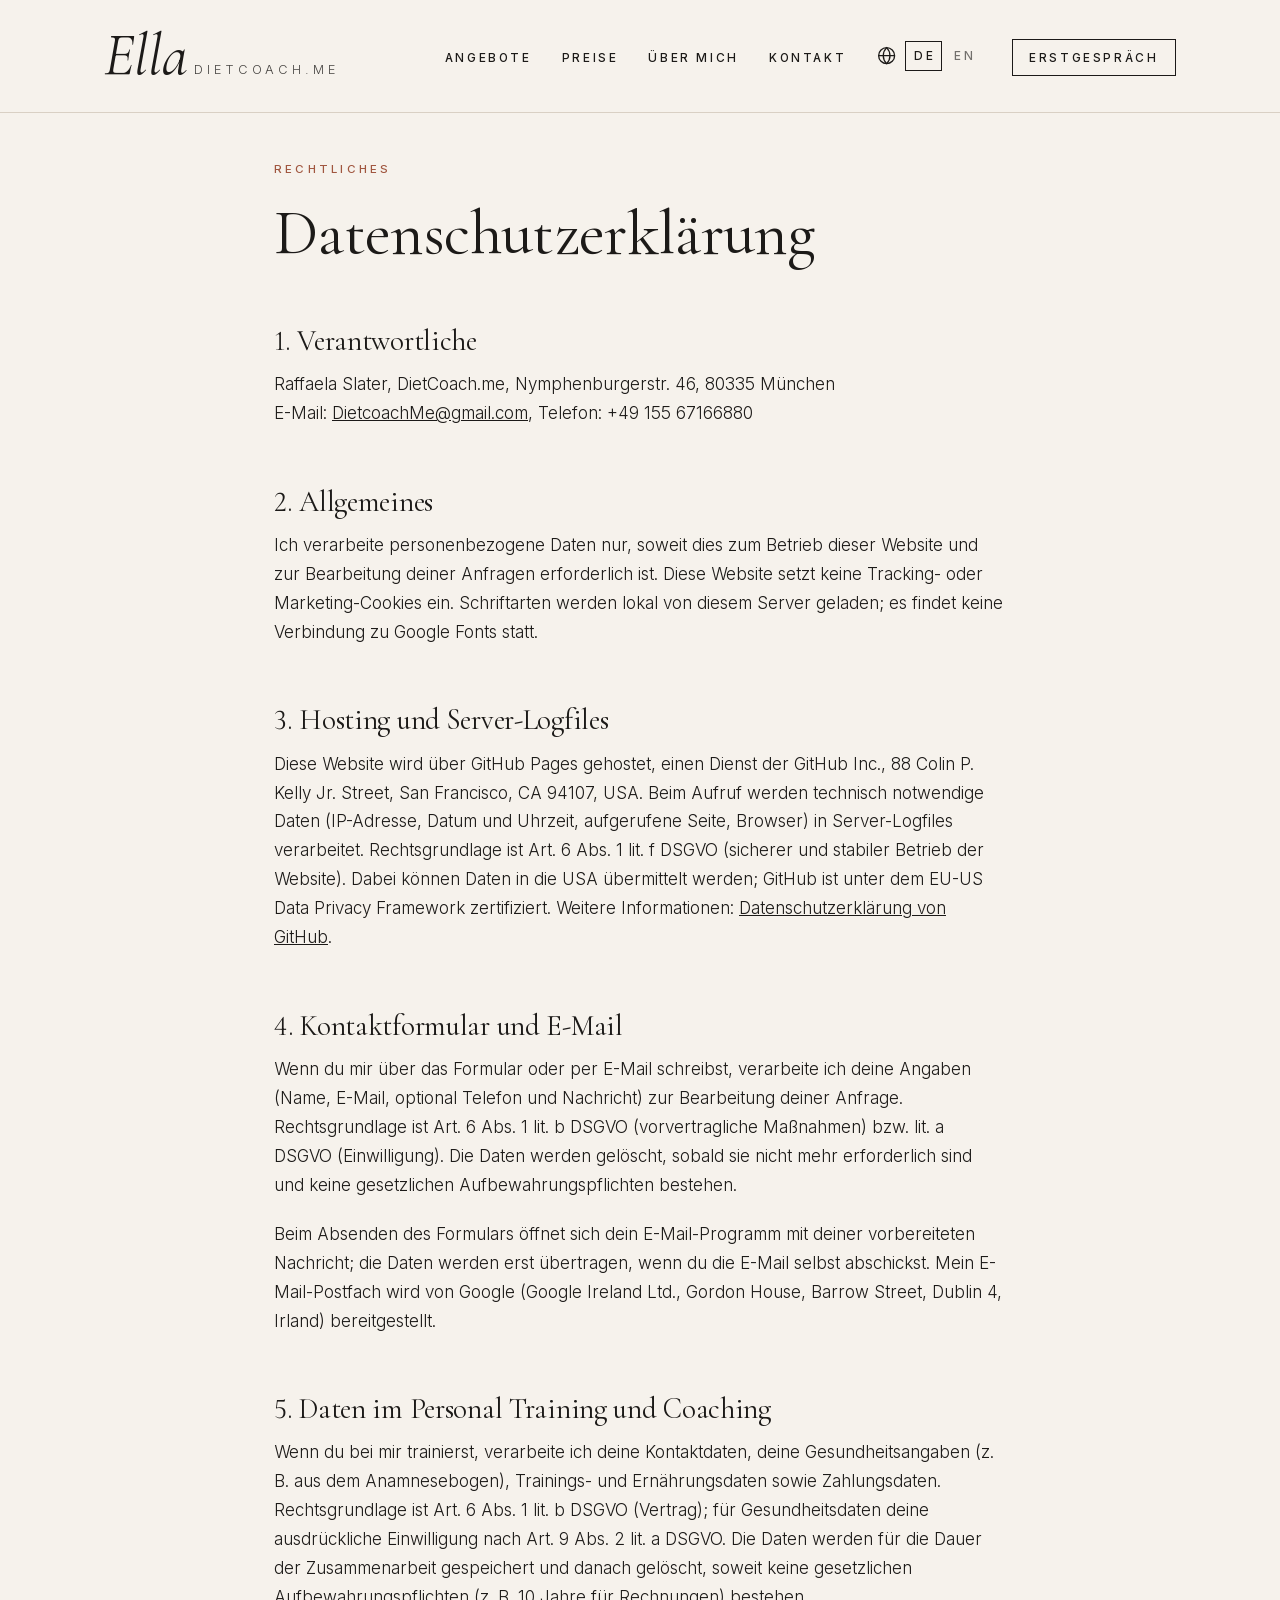
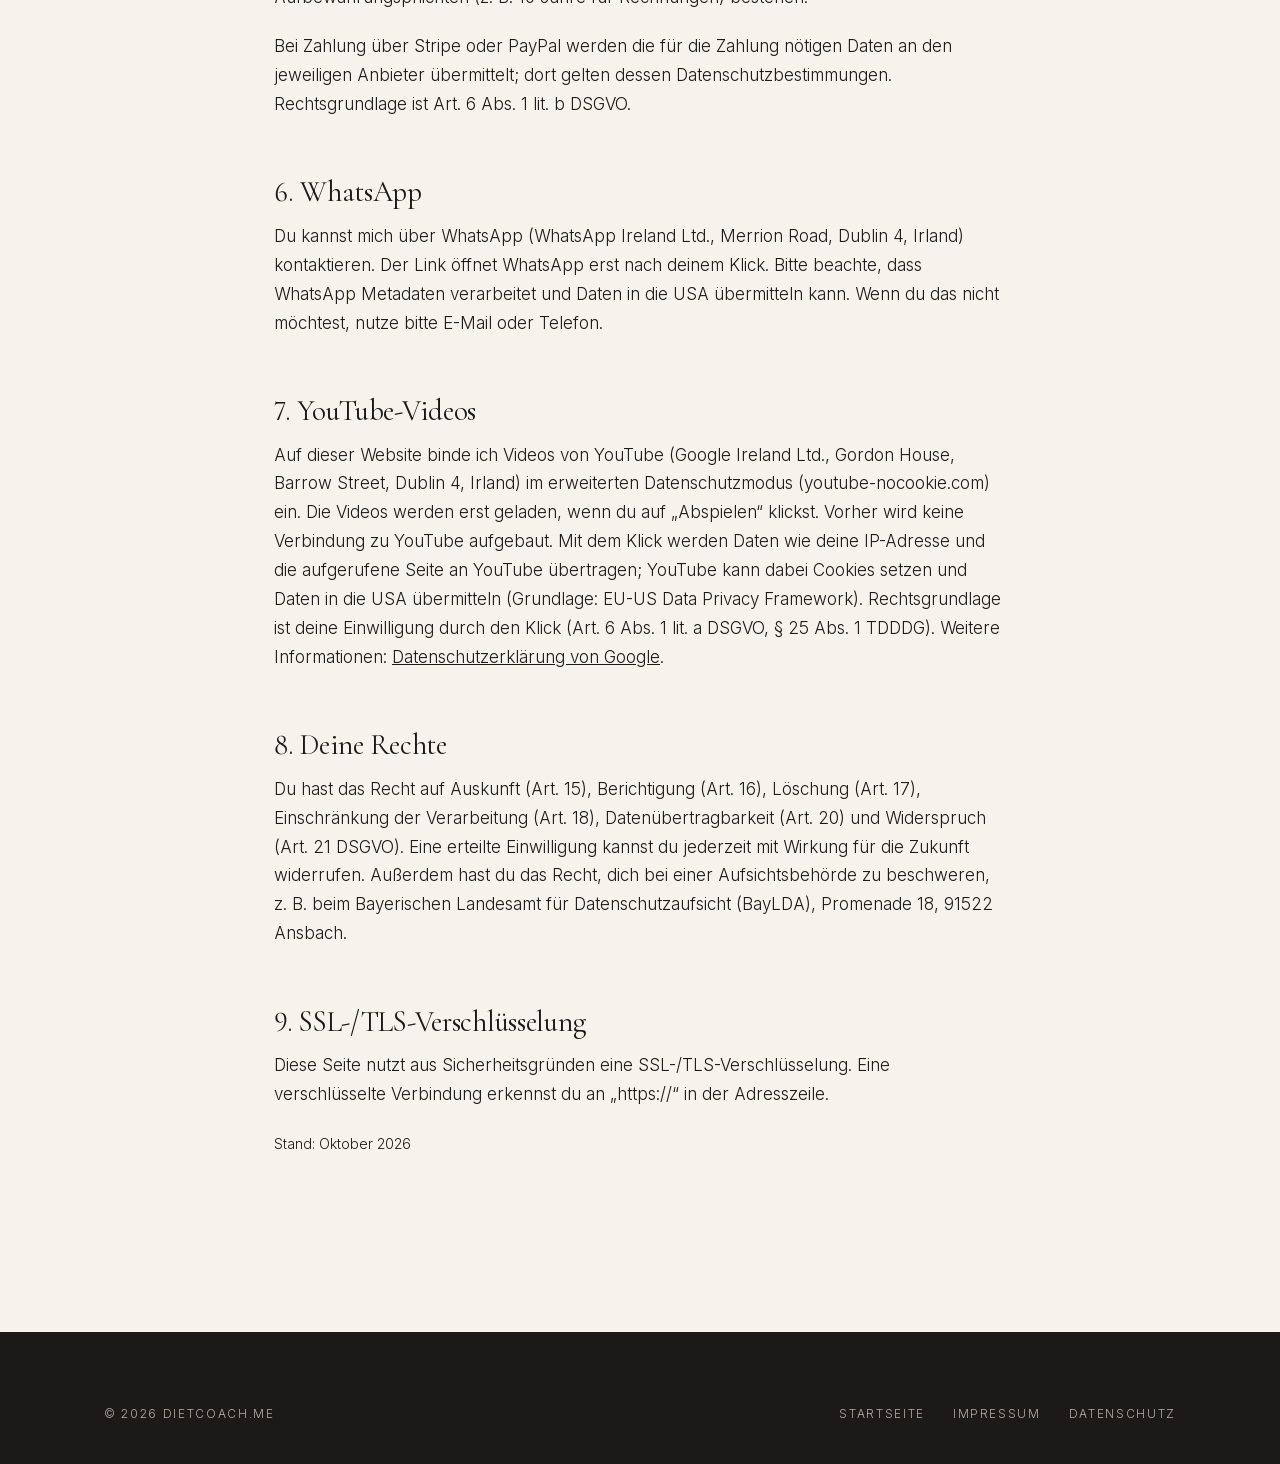
<file: datenschutz.html>
<!doctype html>
<html lang="de">
<head>
  <meta charset="utf-8">
  <meta name="viewport" content="width=device-width, initial-scale=1">
  <title>Datenschutz | DietCoach.me</title>
  <meta name="robots" content="noindex, follow">
  <link rel="icon" href="data:image/svg+xml,%3Csvg xmlns='http://www.w3.org/2000/svg' viewBox='0 0 64 64'%3E%3Crect width='64' height='64' fill='%231c1a18'/%3E%3Ctext x='50%25' y='58%25' text-anchor='middle' dominant-baseline='middle' font-family='Georgia,serif' font-style='italic' font-size='42' fill='%23f6f2ec'%3EE%3C/text%3E%3C/svg%3E">
  <link rel="stylesheet" href="css/style.css">
</head>
<body>

<header class="site-header site-header--light">
  <div class="wrap">
    <a class="logo" translate="no" href="index.html" aria-label="DietCoach.me – Startseite">Ella<span>DietCoach.me</span></a>
    <button class="nav-toggle" aria-expanded="false" aria-controls="nav" aria-label="Menü öffnen"><span></span><span></span><span></span></button>
    <nav class="nav" id="nav" aria-label="Hauptnavigation">
      <ul>
        <li><a href="angebote.html">Angebote</a></li>
        <li><a href="angebote.html#preise">Preise</a></li>
        <li><a href="ueber-mich.html">Über mich</a></li>
        <li><a href="angebote.html#anfrage">Kontakt</a></li>
        <li class="lang" translate="no"><svg class="lang__icon" viewBox="0 0 24 24" fill="none" stroke="currentColor" stroke-width="1.5" aria-hidden="true"><circle cx="12" cy="12" r="9"/><path d="M3 12h18M12 3c2.5 2.6 3.8 5.6 3.8 9s-1.3 6.4-3.8 9c-2.5-2.6-3.8-5.6-3.8-9S9.5 5.6 12 3z"/></svg><a href="datenschutz.html" class="is-active" aria-current="true" aria-label="Deutsch">DE</a><a href="en/index.html" hreflang="en" lang="en" aria-label="English">EN</a></li>
        <li><a class="nav-cta" href="angebote.html#anfrage" data-booking><span>Erstgespräch</span></a></li>
      </ul>
    </nav>
  </div>
</header>

<main id="main" class="section legal">
  <div class="wrap narrow">
    <span class="kicker">Rechtliches</span>
    <h1>Datenschutz&shy;erklärung</h1>

    <h2>1. Verantwortliche</h2>
    <p>
      Raffaela Slater, DietCoach.me, Nymphenburgerstr. 46, 80335 München<br>
      E-Mail: <a href="mailto:DietcoachMe@gmail.com">DietcoachMe@gmail.com</a>, Telefon: +49 155 67166880
    </p>

    <h2>2. Allgemeines</h2>
    <p>Ich verarbeite personenbezogene Daten nur, soweit dies zum Betrieb dieser Website und zur Bearbeitung deiner Anfragen erforderlich ist. Diese Website setzt keine Tracking- oder Marketing-Cookies ein. Schriftarten werden lokal von diesem Server geladen; es findet keine Verbindung zu Google Fonts statt.</p>

    <h2>3. Hosting und Server-Logfiles</h2>
    <p>Diese Website wird über GitHub Pages gehostet, einen Dienst der GitHub Inc., 88 Colin P. Kelly Jr. Street, San Francisco, CA 94107, USA. Beim Aufruf werden technisch notwendige Daten (IP-Adresse, Datum und Uhrzeit, aufgerufene Seite, Browser) in Server-Logfiles verarbeitet. Rechtsgrundlage ist Art. 6 Abs. 1 lit. f DSGVO (sicherer und stabiler Betrieb der Website). Dabei können Daten in die USA übermittelt werden; GitHub ist unter dem EU-US Data Privacy Framework zertifiziert. Weitere Informationen: <a href="https://docs.github.com/de/site-policy/privacy-policies/github-general-privacy-statement" target="_blank" rel="noopener">Datenschutzerklärung von GitHub</a>.</p>

    <h2>4. Kontaktformular und E-Mail</h2>
    <p>Wenn du mir über das Formular oder per E-Mail schreibst, verarbeite ich deine Angaben (Name, E-Mail, optional Telefon und Nachricht) zur Bearbeitung deiner Anfrage. Rechtsgrundlage ist Art. 6 Abs. 1 lit. b DSGVO (vorvertragliche Maßnahmen) bzw. lit. a DSGVO (Einwilligung). Die Daten werden gelöscht, sobald sie nicht mehr erforderlich sind und keine gesetzlichen Aufbewahrungspflichten bestehen.</p>
    <p>Beim Absenden des Formulars öffnet sich dein E-Mail-Programm mit deiner vorbereiteten Nachricht; die Daten werden erst übertragen, wenn du die E-Mail selbst abschickst. Mein E-Mail-Postfach wird von Google (Google Ireland Ltd., Gordon House, Barrow Street, Dublin 4, Irland) bereitgestellt.</p>

    <h2>5. Daten im Personal Training und Coaching</h2>
    <p>Wenn du bei mir trainierst, verarbeite ich deine Kontaktdaten, deine Gesundheitsangaben (z. B. aus dem Anamnesebogen), Trainings- und Ernährungsdaten sowie Zahlungsdaten. Rechtsgrundlage ist Art. 6 Abs. 1 lit. b DSGVO (Vertrag); für Gesundheitsdaten deine ausdrückliche Einwilligung nach Art. 9 Abs. 2 lit. a DSGVO. Die Daten werden für die Dauer der Zusammenarbeit gespeichert und danach gelöscht, soweit keine gesetzlichen Aufbewahrungspflichten (z. B. 10 Jahre für Rechnungen) bestehen.</p>
    <p>Bei Zahlung über Stripe oder PayPal werden die für die Zahlung nötigen Daten an den jeweiligen Anbieter übermittelt; dort gelten dessen Datenschutzbestimmungen. Rechtsgrundlage ist Art. 6 Abs. 1 lit. b DSGVO.</p>

    <h2>6. WhatsApp</h2>
    <p>Du kannst mich über WhatsApp (WhatsApp Ireland Ltd., Merrion Road, Dublin 4, Irland) kontaktieren. Der Link öffnet WhatsApp erst nach deinem Klick. Bitte beachte, dass WhatsApp Metadaten verarbeitet und Daten in die USA übermitteln kann. Wenn du das nicht möchtest, nutze bitte E-Mail oder Telefon.</p>

    <h2 id="youtube">7. YouTube-Videos</h2>
    <p>Auf dieser Website binde ich Videos von YouTube (Google Ireland Ltd., Gordon House, Barrow Street, Dublin 4, Irland) im erweiterten Datenschutzmodus (youtube-nocookie.com) ein. Die Videos werden erst geladen, wenn du auf „Abspielen“ klickst. Vorher wird keine Verbindung zu YouTube aufgebaut. Mit dem Klick werden Daten wie deine IP-Adresse und die aufgerufene Seite an YouTube übertragen; YouTube kann dabei Cookies setzen und Daten in die USA übermitteln (Grundlage: EU-US Data Privacy Framework). Rechtsgrundlage ist deine Einwilligung durch den Klick (Art. 6 Abs. 1 lit. a DSGVO, § 25 Abs. 1 TDDDG). Weitere Informationen: <a href="https://policies.google.com/privacy" target="_blank" rel="noopener">Datenschutzerklärung von Google</a>.</p>

    <h2>8. Deine Rechte</h2>
    <p>Du hast das Recht auf Auskunft (Art. 15), Berichtigung (Art. 16), Löschung (Art. 17), Einschränkung der Verarbeitung (Art. 18), Datenübertragbarkeit (Art. 20) und Widerspruch (Art. 21 DSGVO). Eine erteilte Einwilligung kannst du jederzeit mit Wirkung für die Zukunft widerrufen. Außerdem hast du das Recht, dich bei einer Aufsichtsbehörde zu beschweren, z. B. beim Bayerischen Landesamt für Datenschutzaufsicht (BayLDA), Promenade 18, 91522 Ansbach.</p>

    <h2>9. SSL-/TLS-Verschlüsselung</h2>
    <p>Diese Seite nutzt aus Sicherheitsgründen eine SSL-/TLS-Verschlüsselung. Eine verschlüsselte Verbindung erkennst du an „https://“ in der Adresszeile.</p>

    <p><small>Stand: Oktober 2026</small></p>
  </div>
</main>

<footer class="site-footer">
  <div class="wrap">
    <div class="bottom" style="padding-top:0">
      <span>© <span data-year>2026</span> DietCoach.me</span>
      <ul>
        <li><a href="index.html">Startseite</a></li>
        <li><a href="impressum.html">Impressum</a></li>
        <li><a href="datenschutz.html">Datenschutz</a></li>
      </ul>
    </div>
  </div>
</footer>

<script src="js/main.js" defer></script>
</body>
</html>
</file>
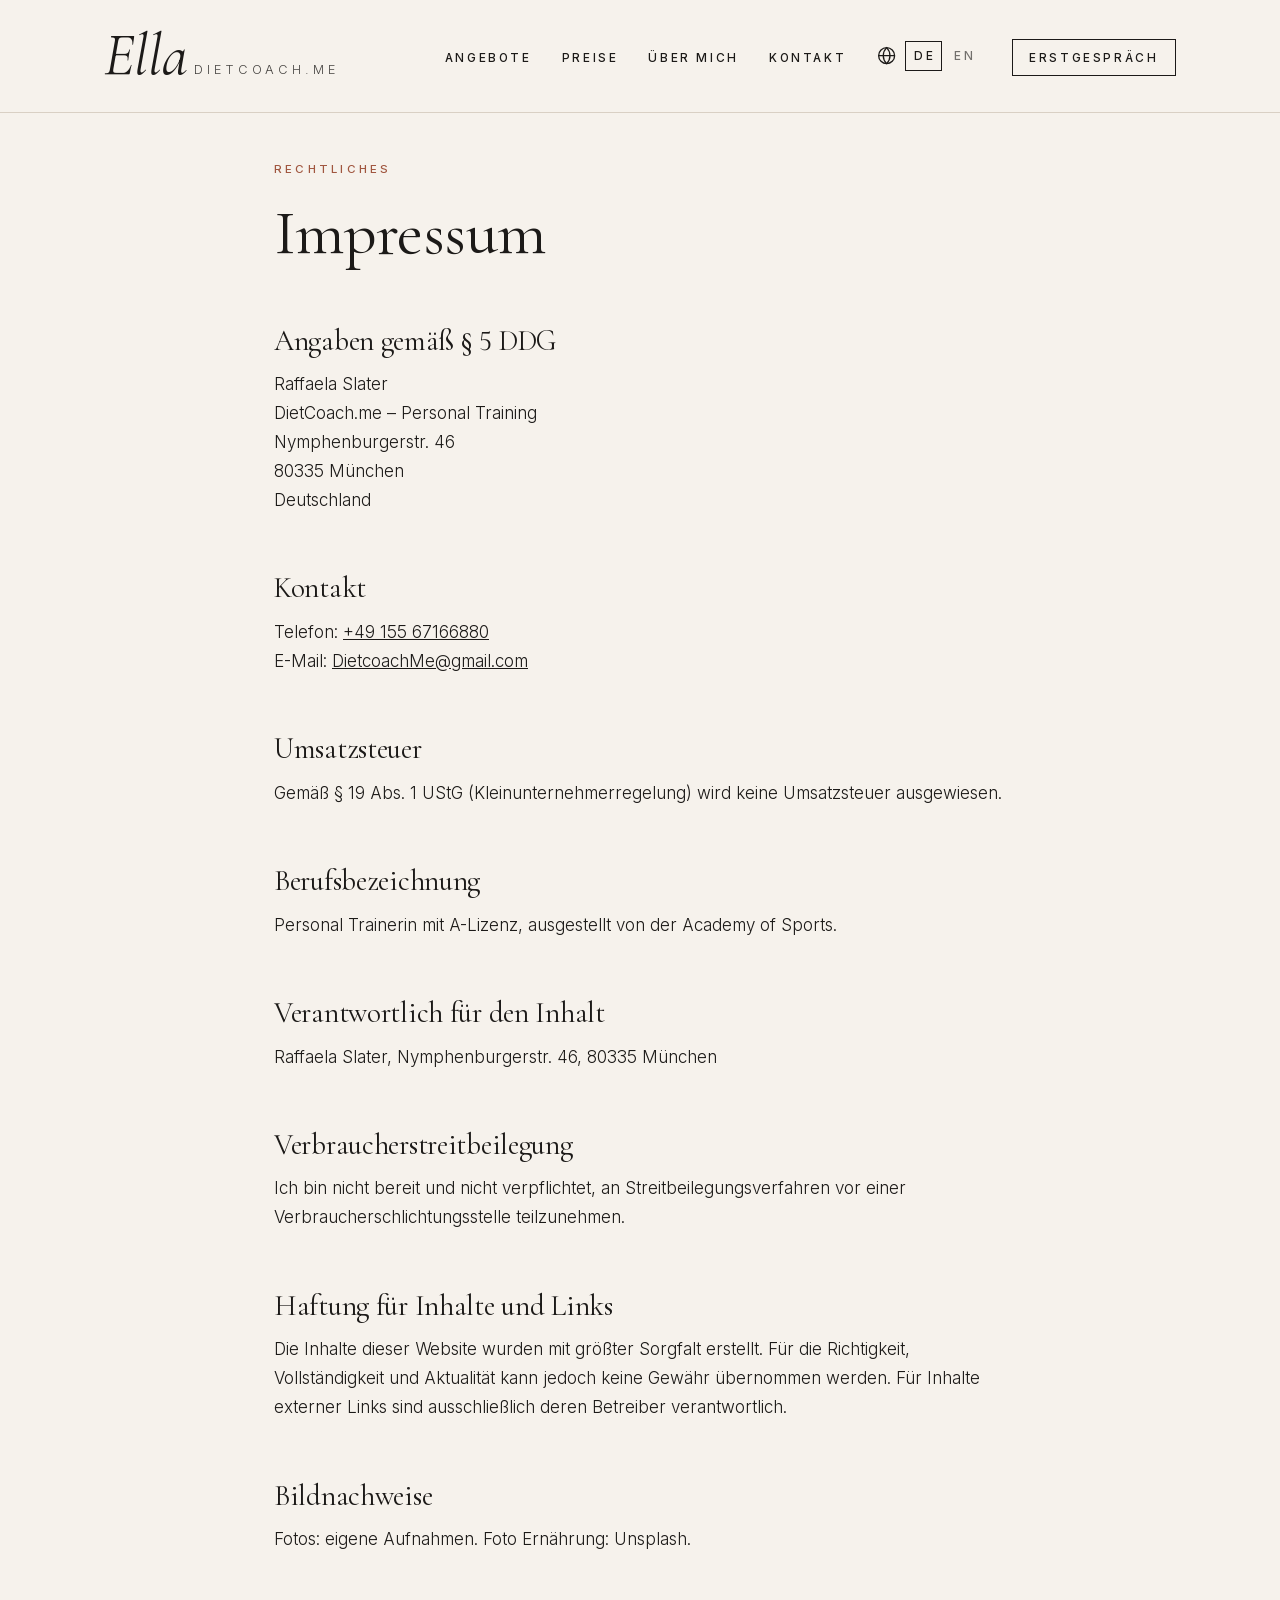
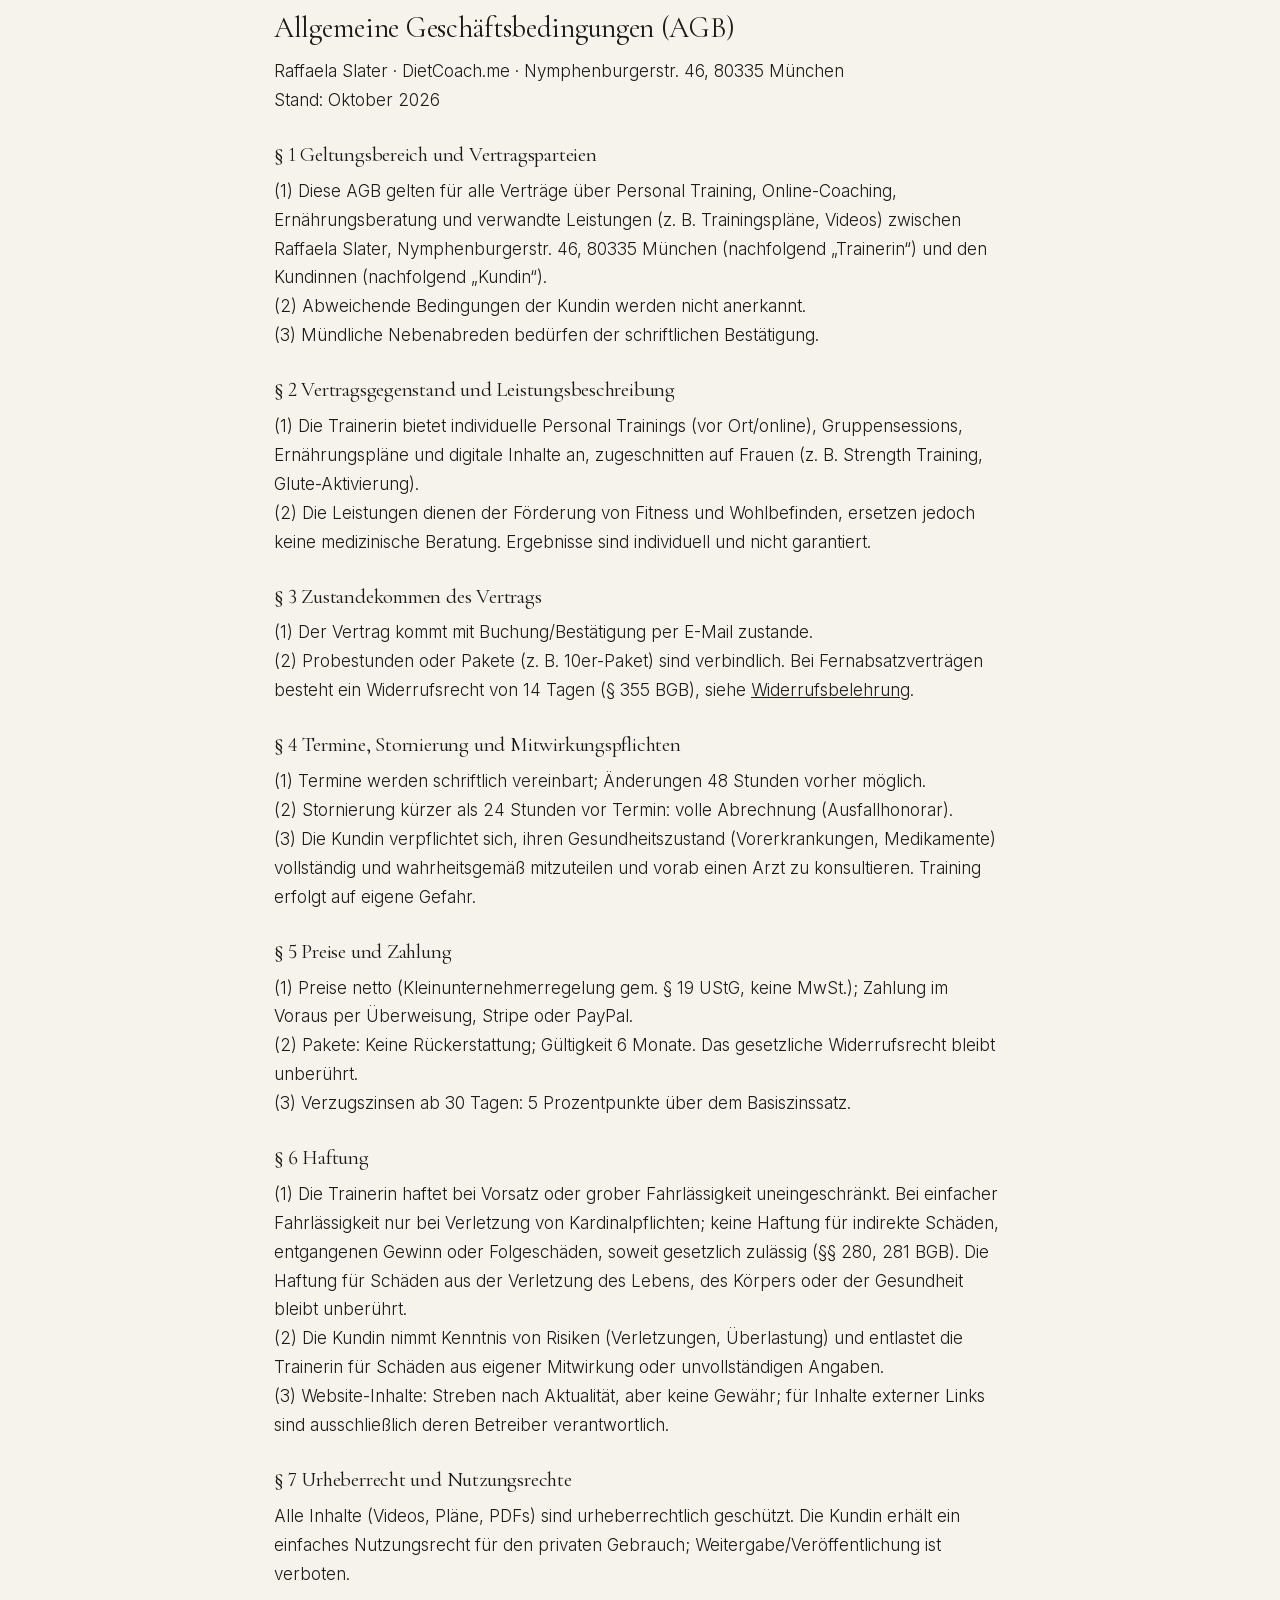
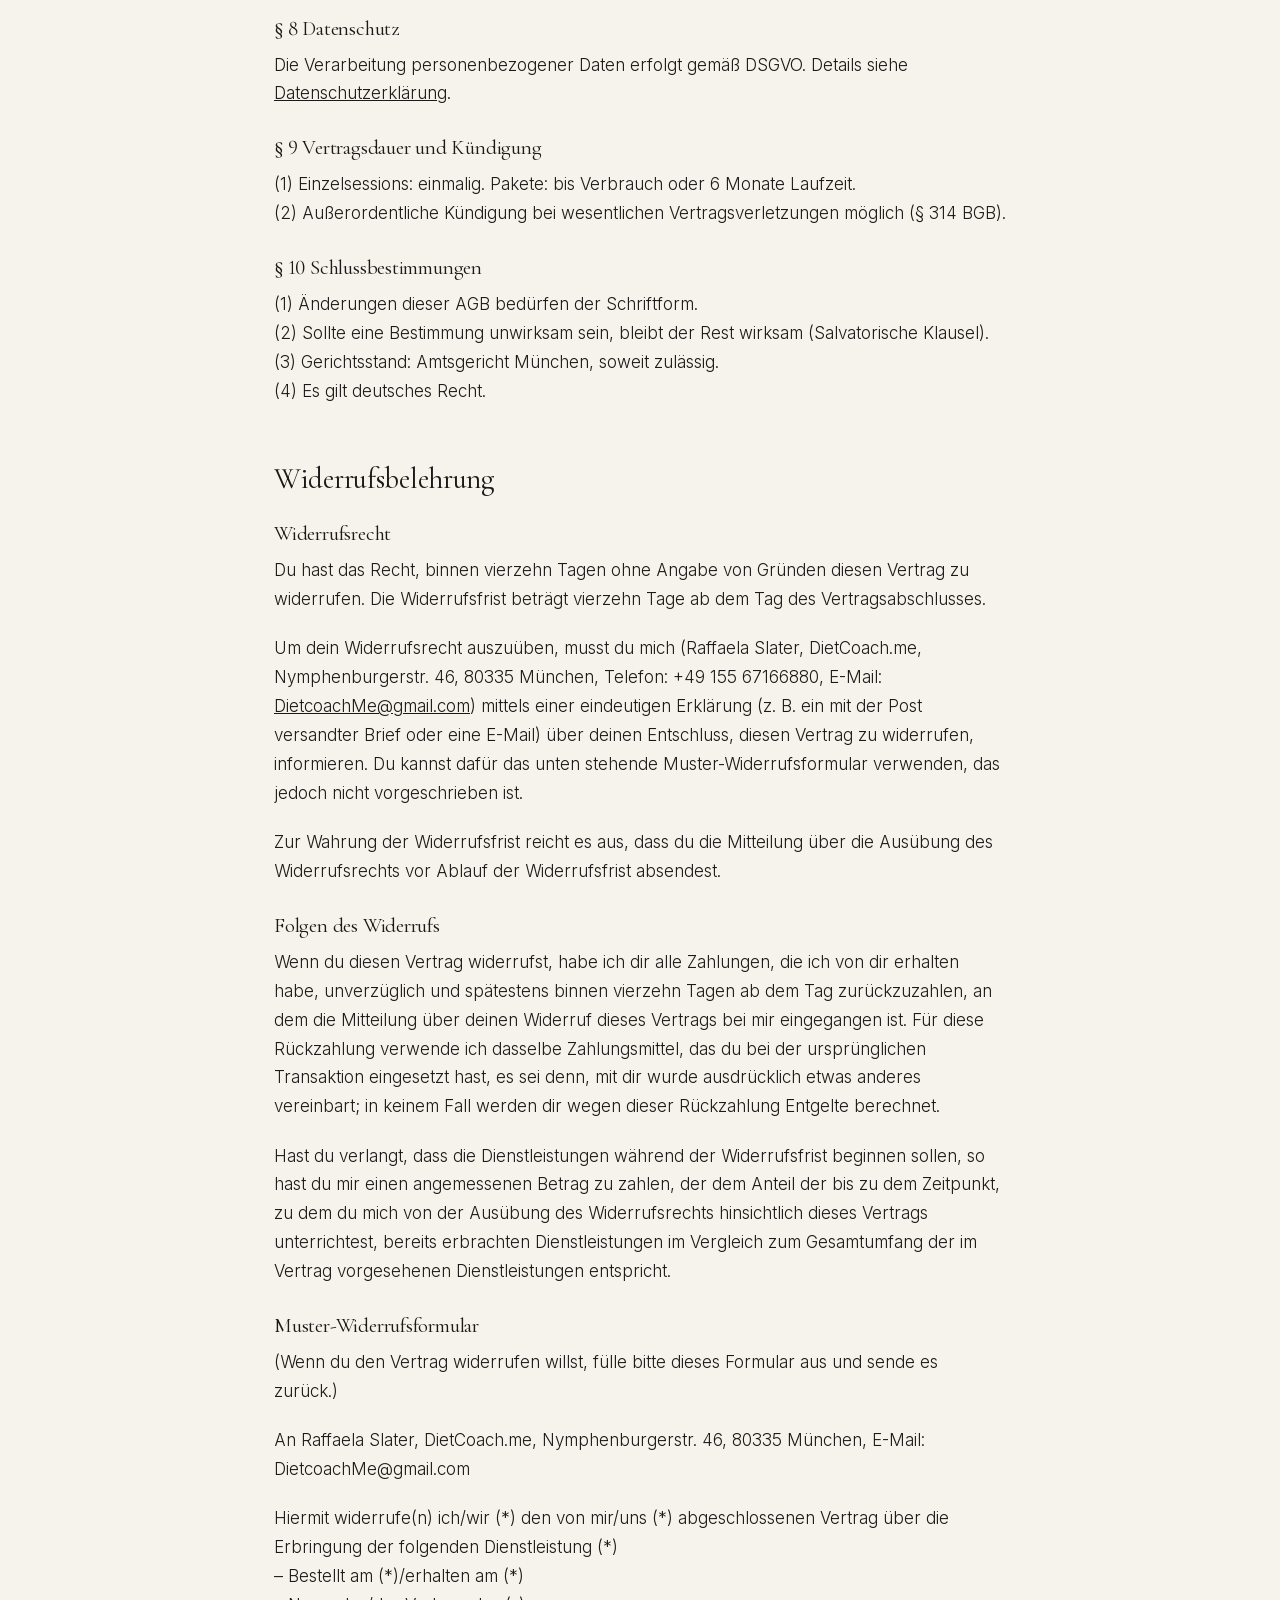
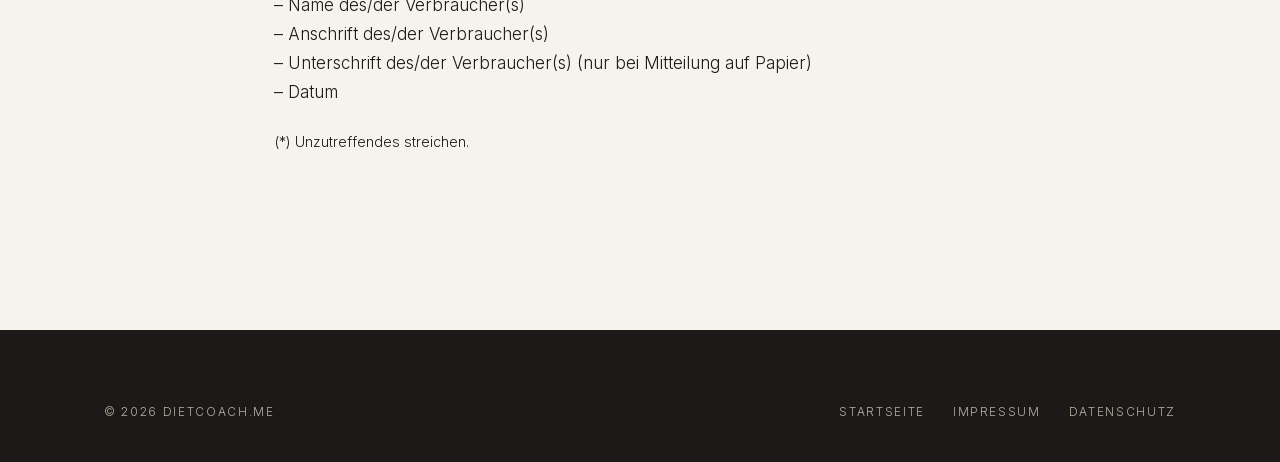
<file: impressum.html>
<!doctype html>
<html lang="de">
<head>
  <meta charset="utf-8">
  <meta name="viewport" content="width=device-width, initial-scale=1">
  <title>Impressum | DietCoach.me</title>
  <meta name="robots" content="noindex, follow">
  <link rel="icon" href="data:image/svg+xml,%3Csvg xmlns='http://www.w3.org/2000/svg' viewBox='0 0 64 64'%3E%3Crect width='64' height='64' fill='%231c1a18'/%3E%3Ctext x='50%25' y='58%25' text-anchor='middle' dominant-baseline='middle' font-family='Georgia,serif' font-style='italic' font-size='42' fill='%23f6f2ec'%3EE%3C/text%3E%3C/svg%3E">
  <link rel="stylesheet" href="css/style.css">
</head>
<body>

<header class="site-header site-header--light">
  <div class="wrap">
    <a class="logo" translate="no" href="index.html" aria-label="DietCoach.me – Startseite">Ella<span>DietCoach.me</span></a>
    <button class="nav-toggle" aria-expanded="false" aria-controls="nav" aria-label="Menü öffnen"><span></span><span></span><span></span></button>
    <nav class="nav" id="nav" aria-label="Hauptnavigation">
      <ul>
        <li><a href="angebote.html">Angebote</a></li>
        <li><a href="angebote.html#preise">Preise</a></li>
        <li><a href="ueber-mich.html">Über mich</a></li>
        <li><a href="angebote.html#anfrage">Kontakt</a></li>
        <li class="lang" translate="no"><svg class="lang__icon" viewBox="0 0 24 24" fill="none" stroke="currentColor" stroke-width="1.5" aria-hidden="true"><circle cx="12" cy="12" r="9"/><path d="M3 12h18M12 3c2.5 2.6 3.8 5.6 3.8 9s-1.3 6.4-3.8 9c-2.5-2.6-3.8-5.6-3.8-9S9.5 5.6 12 3z"/></svg><a href="impressum.html" class="is-active" aria-current="true" aria-label="Deutsch">DE</a><a href="en/index.html" hreflang="en" lang="en" aria-label="English">EN</a></li>
        <li><a class="nav-cta" href="angebote.html#anfrage" data-booking><span>Erstgespräch</span></a></li>
      </ul>
    </nav>
  </div>
</header>

<main id="main" class="section legal">
  <div class="wrap narrow">
    <span class="kicker">Rechtliches</span>
    <h1>Impressum</h1>

    <h2>Angaben gemäß § 5 DDG</h2>
    <p>
      Raffaela Slater<br>
      DietCoach.me – Personal Training<br>
      Nymphenburgerstr. 46<br>
      80335 München<br>
      Deutschland
    </p>

    <h2>Kontakt</h2>
    <p>
      Telefon: <a href="tel:+4915567166880">+49 155 67166880</a><br>
      E-Mail: <a href="mailto:DietcoachMe@gmail.com">DietcoachMe@gmail.com</a>
    </p>

    <h2>Umsatzsteuer</h2>
    <p>Gemäß § 19 Abs. 1 UStG (Kleinunternehmerregelung) wird keine Umsatzsteuer ausgewiesen.</p>

    <h2>Berufsbezeichnung</h2>
    <p>Personal Trainerin mit A-Lizenz, ausgestellt von der Academy of Sports.</p>

    <h2>Verantwortlich für den Inhalt</h2>
    <p>Raffaela Slater, Nymphenburgerstr. 46, 80335 München</p>

    <h2>Verbraucherstreitbeilegung</h2>
    <p>Ich bin nicht bereit und nicht verpflichtet, an Streitbeilegungsverfahren vor einer Verbraucherschlichtungsstelle teilzunehmen.</p>

    <h2>Haftung für Inhalte und Links</h2>
    <p>Die Inhalte dieser Website wurden mit größter Sorgfalt erstellt. Für die Richtigkeit, Vollständigkeit und Aktualität kann jedoch keine Gewähr übernommen werden. Für Inhalte externer Links sind ausschließlich deren Betreiber verantwortlich.</p>

    <h2>Bildnachweise</h2>
    <p>Fotos: eigene Aufnahmen. Foto Ernährung: Unsplash.</p>

    <h2 id="agb">Allgemeine Geschäftsbedingungen (AGB)</h2>
    <p>Raffaela Slater · DietCoach.me · Nymphenburgerstr. 46, 80335 München<br>Stand: Oktober 2026</p>

    <h3>§ 1 Geltungsbereich und Vertragsparteien</h3>
    <p>(1) Diese AGB gelten für alle Verträge über Personal Training, Online-Coaching, Ernährungsberatung und verwandte Leistungen (z. B. Trainingspläne, Videos) zwischen Raffaela Slater, Nymphenburgerstr. 46, 80335 München (nachfolgend „Trainerin“) und den Kundinnen (nachfolgend „Kundin“).<br>
    (2) Abweichende Bedingungen der Kundin werden nicht anerkannt.<br>
    (3) Mündliche Nebenabreden bedürfen der schriftlichen Bestätigung.</p>

    <h3>§ 2 Vertragsgegenstand und Leistungsbeschreibung</h3>
    <p>(1) Die Trainerin bietet individuelle Personal Trainings (vor Ort/online), Gruppensessions, Ernährungspläne und digitale Inhalte an, zugeschnitten auf Frauen (z. B. Strength Training, Glute-Aktivierung).<br>
    (2) Die Leistungen dienen der Förderung von Fitness und Wohlbefinden, ersetzen jedoch keine medizinische Beratung. Ergebnisse sind individuell und nicht garantiert.</p>

    <h3>§ 3 Zustandekommen des Vertrags</h3>
    <p>(1) Der Vertrag kommt mit Buchung/Bestätigung per E-Mail zustande.<br>
    (2) Probestunden oder Pakete (z. B. 10er-Paket) sind verbindlich. Bei Fernabsatzverträgen besteht ein Widerrufsrecht von 14 Tagen (§ 355 BGB), siehe <a href="#widerruf">Widerrufsbelehrung</a>.</p>

    <h3>§ 4 Termine, Stornierung und Mitwirkungspflichten</h3>
    <p>(1) Termine werden schriftlich vereinbart; Änderungen 48 Stunden vorher möglich.<br>
    (2) Stornierung kürzer als 24 Stunden vor Termin: volle Abrechnung (Ausfallhonorar).<br>
    (3) Die Kundin verpflichtet sich, ihren Gesundheitszustand (Vorerkrankungen, Medikamente) vollständig und wahrheitsgemäß mitzuteilen und vorab einen Arzt zu konsultieren. Training erfolgt auf eigene Gefahr.</p>

    <h3>§ 5 Preise und Zahlung</h3>
    <p>(1) Preise netto (Kleinunternehmerregelung gem. § 19 UStG, keine MwSt.); Zahlung im Voraus per Überweisung, Stripe oder PayPal.<br>
    (2) Pakete: Keine Rückerstattung; Gültigkeit 6 Monate. Das gesetzliche Widerrufsrecht bleibt unberührt.<br>
    (3) Verzugszinsen ab 30 Tagen: 5 Prozentpunkte über dem Basiszinssatz.</p>

    <h3>§ 6 Haftung</h3>
    <p>(1) Die Trainerin haftet bei Vorsatz oder grober Fahrlässigkeit uneingeschränkt. Bei einfacher Fahrlässigkeit nur bei Verletzung von Kardinalpflichten; keine Haftung für indirekte Schäden, entgangenen Gewinn oder Folgeschäden, soweit gesetzlich zulässig (§§ 280, 281 BGB). Die Haftung für Schäden aus der Verletzung des Lebens, des Körpers oder der Gesundheit bleibt unberührt.<br>
    (2) Die Kundin nimmt Kenntnis von Risiken (Verletzungen, Überlastung) und entlastet die Trainerin für Schäden aus eigener Mitwirkung oder unvollständigen Angaben.<br>
    (3) Website-Inhalte: Streben nach Aktualität, aber keine Gewähr; für Inhalte externer Links sind ausschließlich deren Betreiber verantwortlich.</p>

    <h3>§ 7 Urheberrecht und Nutzungsrechte</h3>
    <p>Alle Inhalte (Videos, Pläne, PDFs) sind urheberrechtlich geschützt. Die Kundin erhält ein einfaches Nutzungsrecht für den privaten Gebrauch; Weitergabe/Veröffentlichung ist verboten.</p>

    <h3>§ 8 Datenschutz</h3>
    <p>Die Verarbeitung personenbezogener Daten erfolgt gemäß DSGVO. Details siehe <a href="datenschutz.html">Datenschutzerklärung</a>.</p>

    <h3>§ 9 Vertragsdauer und Kündigung</h3>
    <p>(1) Einzelsessions: einmalig. Pakete: bis Verbrauch oder 6 Monate Laufzeit.<br>
    (2) Außerordentliche Kündigung bei wesentlichen Vertragsverletzungen möglich (§ 314 BGB).</p>

    <h3>§ 10 Schlussbestimmungen</h3>
    <p>(1) Änderungen dieser AGB bedürfen der Schriftform.<br>
    (2) Sollte eine Bestimmung unwirksam sein, bleibt der Rest wirksam (Salvatorische Klausel).<br>
    (3) Gerichtsstand: Amtsgericht München, soweit zulässig.<br>
    (4) Es gilt deutsches Recht.</p>

    <h2 id="widerruf">Widerrufsbelehrung</h2>

    <h3>Widerrufsrecht</h3>
    <p>Du hast das Recht, binnen vierzehn Tagen ohne Angabe von Gründen diesen Vertrag zu widerrufen. Die Widerrufsfrist beträgt vierzehn Tage ab dem Tag des Vertragsabschlusses.</p>
    <p>Um dein Widerrufsrecht auszuüben, musst du mich (Raffaela Slater, DietCoach.me, Nymphenburgerstr. 46, 80335 München, Telefon: +49 155 67166880, E-Mail: <a href="mailto:DietcoachMe@gmail.com">DietcoachMe@gmail.com</a>) mittels einer eindeutigen Erklärung (z. B. ein mit der Post versandter Brief oder eine E-Mail) über deinen Entschluss, diesen Vertrag zu widerrufen, informieren. Du kannst dafür das unten stehende Muster-Widerrufsformular verwenden, das jedoch nicht vorgeschrieben ist.</p>
    <p>Zur Wahrung der Widerrufsfrist reicht es aus, dass du die Mitteilung über die Ausübung des Widerrufsrechts vor Ablauf der Widerrufsfrist absendest.</p>

    <h3>Folgen des Widerrufs</h3>
    <p>Wenn du diesen Vertrag widerrufst, habe ich dir alle Zahlungen, die ich von dir erhalten habe, unverzüglich und spätestens binnen vierzehn Tagen ab dem Tag zurückzuzahlen, an dem die Mitteilung über deinen Widerruf dieses Vertrags bei mir eingegangen ist. Für diese Rückzahlung verwende ich dasselbe Zahlungsmittel, das du bei der ursprünglichen Transaktion eingesetzt hast, es sei denn, mit dir wurde ausdrücklich etwas anderes vereinbart; in keinem Fall werden dir wegen dieser Rückzahlung Entgelte berechnet.</p>
    <p>Hast du verlangt, dass die Dienstleistungen während der Widerrufsfrist beginnen sollen, so hast du mir einen angemessenen Betrag zu zahlen, der dem Anteil der bis zu dem Zeitpunkt, zu dem du mich von der Ausübung des Widerrufsrechts hinsichtlich dieses Vertrags unterrichtest, bereits erbrachten Dienstleistungen im Vergleich zum Gesamtumfang der im Vertrag vorgesehenen Dienstleistungen entspricht.</p>

    <h3>Muster-Widerrufsformular</h3>
    <p>(Wenn du den Vertrag widerrufen willst, fülle bitte dieses Formular aus und sende es zurück.)</p>
    <p>An Raffaela Slater, DietCoach.me, Nymphenburgerstr. 46, 80335 München, E-Mail: DietcoachMe@gmail.com</p>
    <p>Hiermit widerrufe(n) ich/wir (*) den von mir/uns (*) abgeschlossenen Vertrag über die Erbringung der folgenden Dienstleistung (*)<br>
    – Bestellt am (*)/erhalten am (*)<br>
    – Name des/der Verbraucher(s)<br>
    – Anschrift des/der Verbraucher(s)<br>
    – Unterschrift des/der Verbraucher(s) (nur bei Mitteilung auf Papier)<br>
    – Datum</p>
    <p><small>(*) Unzutreffendes streichen.</small></p>
  </div>
</main>

<footer class="site-footer">
  <div class="wrap">
    <div class="bottom" style="padding-top:0">
      <span>© <span data-year>2026</span> DietCoach.me</span>
      <ul>
        <li><a href="index.html">Startseite</a></li>
        <li><a href="impressum.html">Impressum</a></li>
        <li><a href="datenschutz.html">Datenschutz</a></li>
      </ul>
    </div>
  </div>
</footer>

<script src="js/main.js" defer></script>
</body>
</html>
</file>
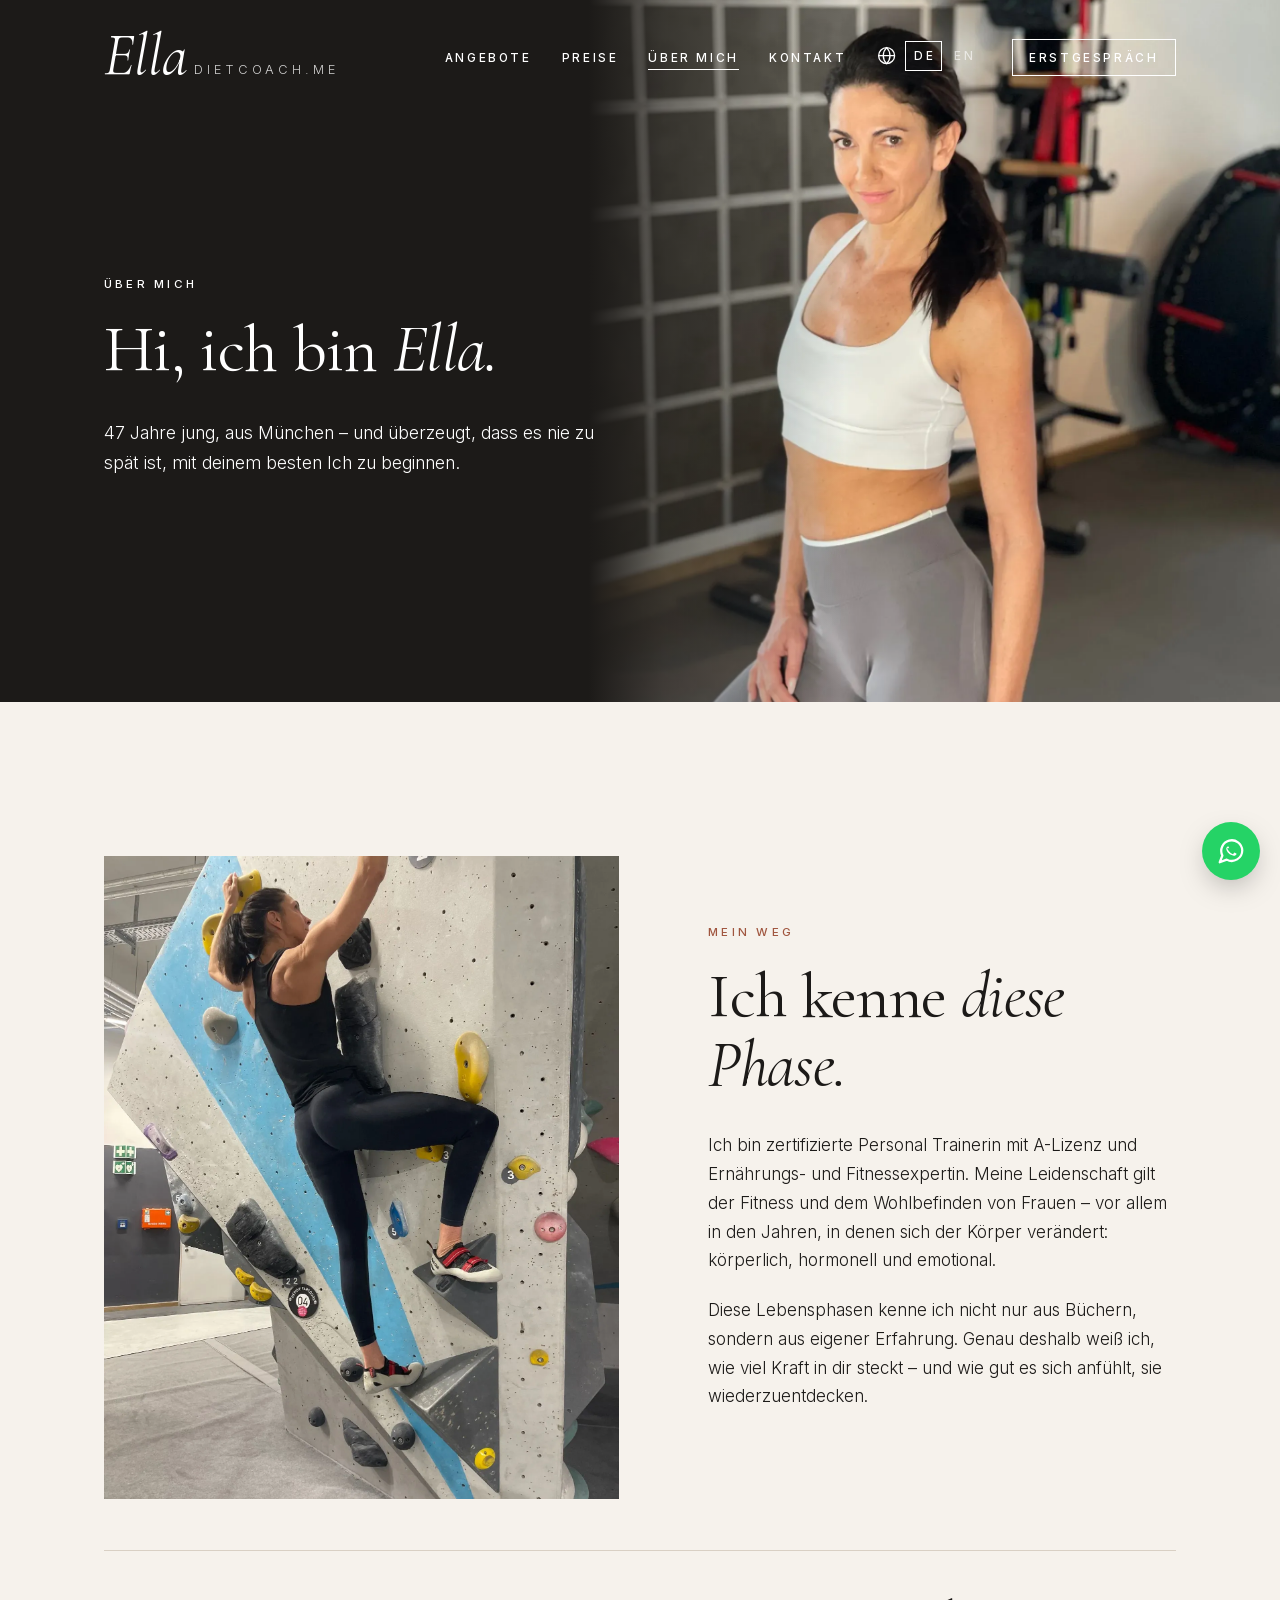
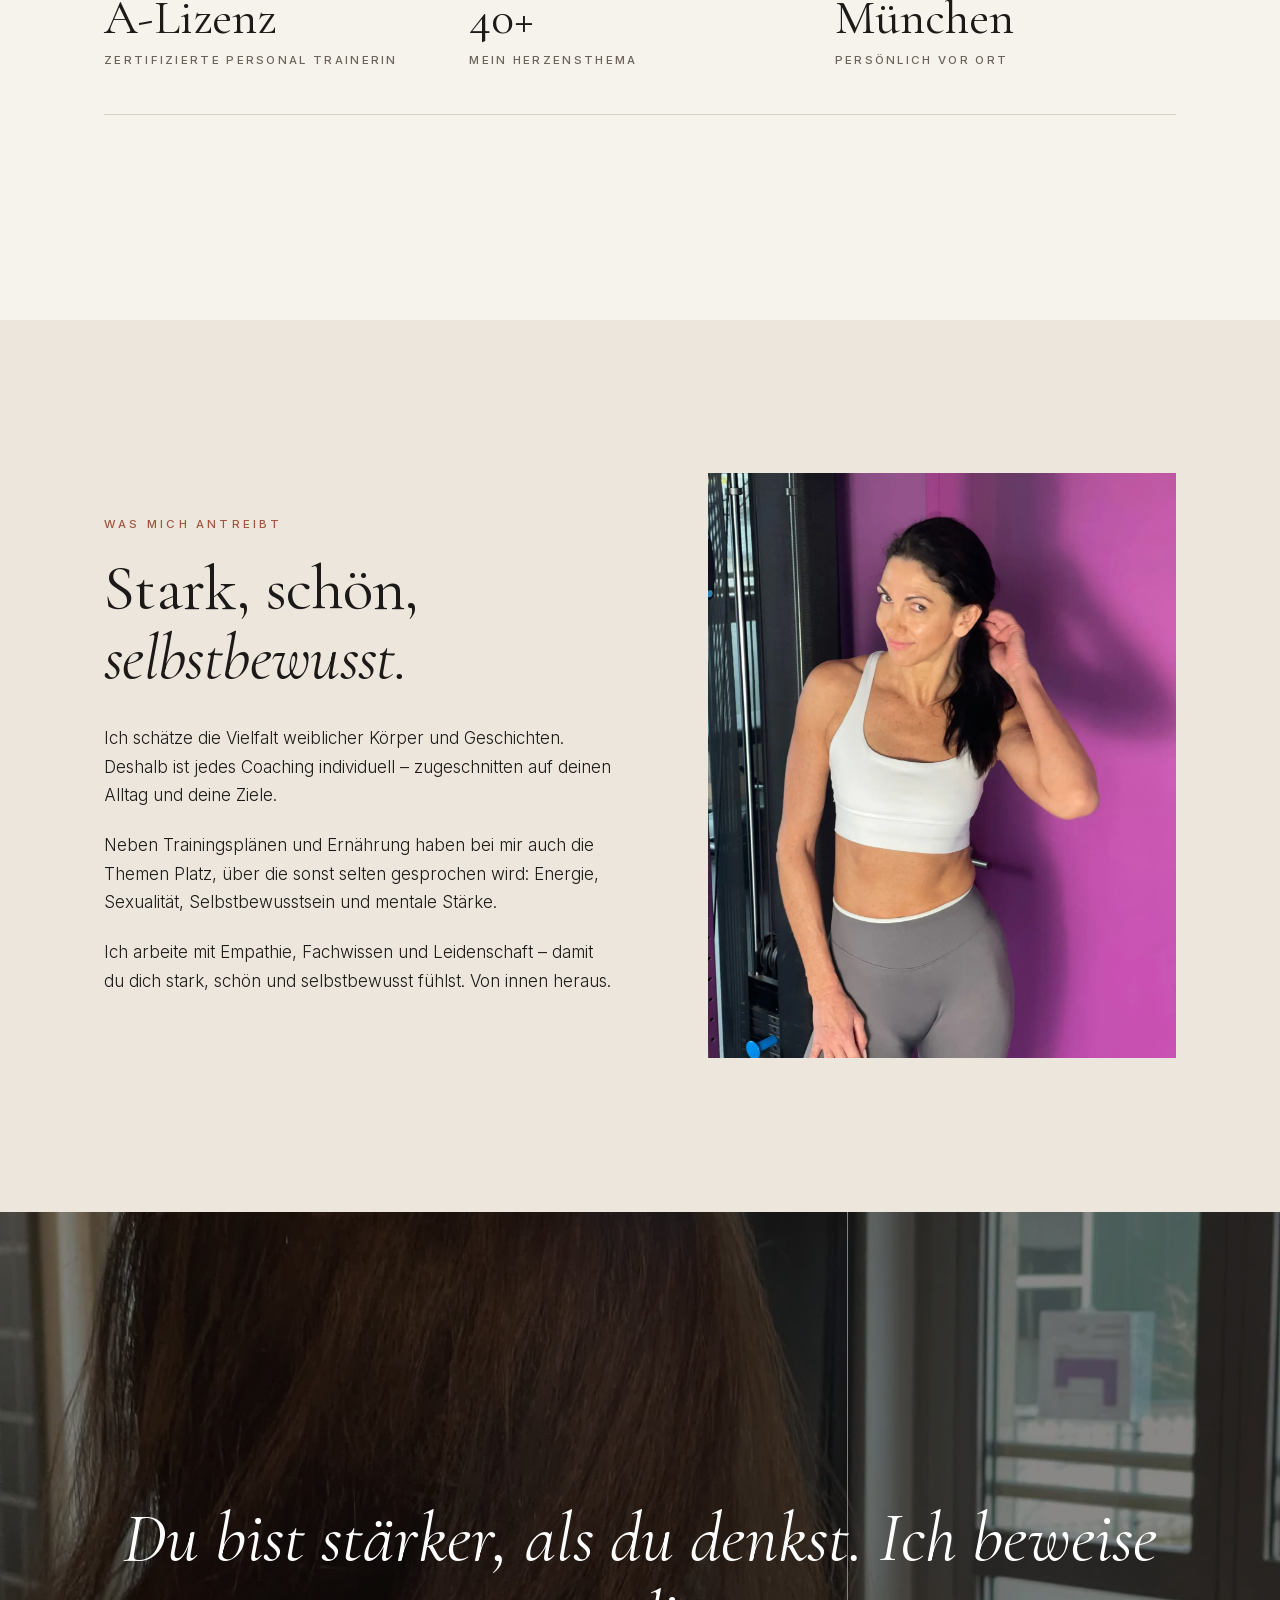
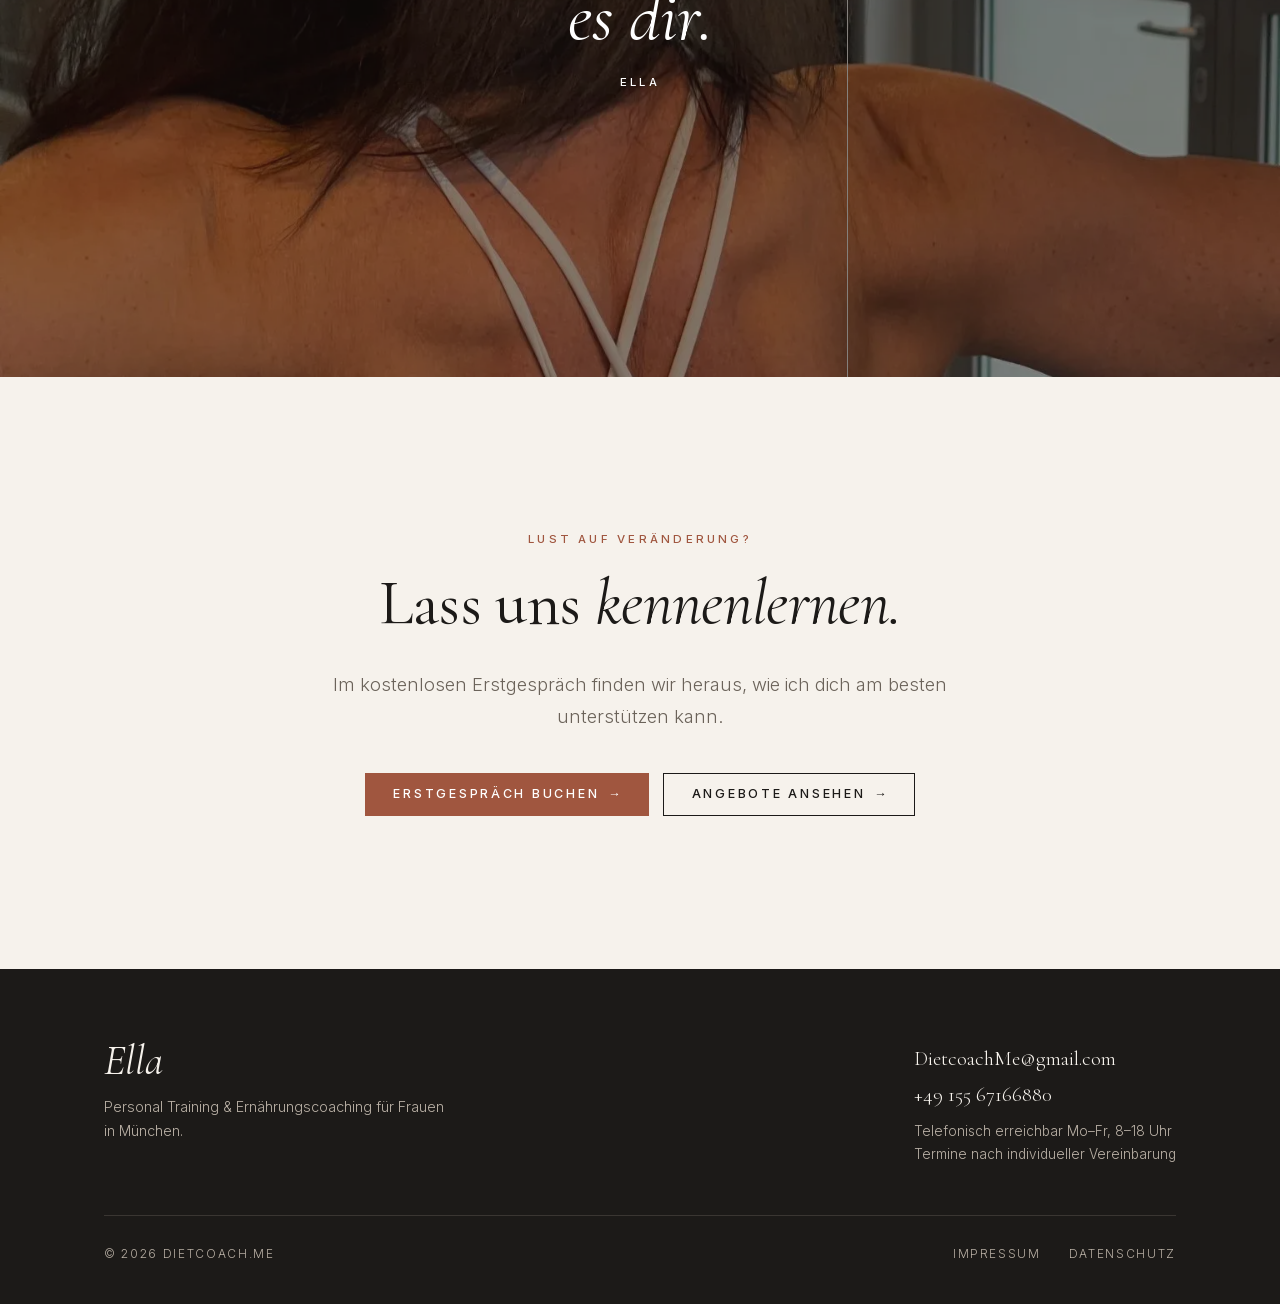
<file: ueber-mich.html>
<!doctype html>
<html lang="de">
<head>
  <meta charset="utf-8">
  <meta name="viewport" content="width=device-width, initial-scale=1">
  <title>Über mich – Ella, Personal Trainerin in München | DietCoach.me</title>
  <meta name="description" content="Ella, 47, zertifizierte Personal Trainerin mit A-Lizenz aus München. Ich begleite Frauen durch Lebensphasen, in denen sich der Körper verändert – mit Empathie, Fachwissen und Leidenschaft.">
  <link rel="canonical" href="https://dietcoach.me/ueber-mich.html">
  <link rel="alternate" hreflang="de" href="https://dietcoach.me/ueber-mich.html">
  <link rel="alternate" hreflang="en" href="https://dietcoach.me/en/about.html">
  <link rel="alternate" hreflang="x-default" href="https://dietcoach.me/ueber-mich.html">
  <meta property="og:type" content="profile">
  <meta property="og:title" content="Über mich – Ella, Personal Trainerin in München">
  <meta property="og:image" content="https://dietcoach.me/img/expertise.webp">
  <meta property="og:locale" content="de_DE">
  <link rel="icon" href="data:image/svg+xml,%3Csvg xmlns='http://www.w3.org/2000/svg' viewBox='0 0 64 64'%3E%3Crect width='64' height='64' fill='%231c1a18'/%3E%3Ctext x='50%25' y='58%25' text-anchor='middle' dominant-baseline='middle' font-family='Georgia,serif' font-style='italic' font-size='42' fill='%23f6f2ec'%3EE%3C/text%3E%3C/svg%3E">
  <link rel="preload" href="fonts/cormorant.woff2" as="font" type="font/woff2" crossorigin>
  <link rel="stylesheet" href="css/style.css">
</head>
<body>

<a class="sr-only" href="#main">Zum Inhalt springen</a>

<header class="site-header">
  <div class="wrap">
    <a class="logo" translate="no" href="index.html" aria-label="DietCoach.me – Startseite">Ella<span>DietCoach.me</span></a>
    <button class="nav-toggle" aria-expanded="false" aria-controls="nav" aria-label="Menü öffnen"><span></span><span></span><span></span></button>
    <nav class="nav" id="nav" aria-label="Hauptnavigation">
      <ul>
        <li><a href="angebote.html">Angebote</a></li>
        <li><a href="angebote.html#preise">Preise</a></li>
        <li><a href="ueber-mich.html" aria-current="page">Über mich</a></li>
        <li><a href="angebote.html#anfrage">Kontakt</a></li>
        <li class="lang" translate="no"><svg class="lang__icon" viewBox="0 0 24 24" fill="none" stroke="currentColor" stroke-width="1.5" aria-hidden="true"><circle cx="12" cy="12" r="9"/><path d="M3 12h18M12 3c2.5 2.6 3.8 5.6 3.8 9s-1.3 6.4-3.8 9c-2.5-2.6-3.8-5.6-3.8-9S9.5 5.6 12 3z"/></svg><a href="ueber-mich.html" class="is-active" aria-current="true" aria-label="Deutsch">DE</a><a href="en/about.html" hreflang="en" lang="en" aria-label="English">EN</a></li>
        <li><a class="nav-cta" href="angebote.html#anfrage" data-booking><span>Erstgespräch</span></a></li>
      </ul>
    </nav>
  </div>
</header>

<main id="main">

  <section class="hero hero--short">
    <img class="hero__img" src="img/expertise.webp" alt="Portrait von Ella, Personal Trainerin aus München" width="1536" height="2048" fetchpriority="high">
    <div class="wrap hero__content">
      <span class="kicker reveal">Über mich</span>
      <h1 class="reveal reveal-delay-1">Hi, ich bin <em>Ella.</em></h1>
      <p class="reveal reveal-delay-2">47 Jahre jung, aus München – und überzeugt, dass es nie zu spät ist, mit deinem besten Ich zu beginnen.</p>
    </div>
  </section>

  <!-- Geschichte -->
  <section class="section">
    <div class="wrap">
      <article class="split">
        <div class="split__media reveal"><img src="img/galerie-3.webp" alt="Ella beim Bouldern an der Kletterwand" width="1536" height="2048" loading="lazy"></div>
        <div class="split__text reveal reveal-delay-1">
          <span class="kicker">Mein Weg</span>
          <h2>Ich kenne <em>diese Phase.</em></h2>
          <p>Ich bin zertifizierte Personal Trainerin mit A-Lizenz und Ernährungs- und Fitnessexpertin. Meine Leidenschaft gilt der Fitness und dem Wohlbefinden von Frauen – vor allem in den Jahren, in denen sich der Körper verändert: körperlich, hormonell und emotional.</p>
          <p>Diese Lebensphasen kenne ich nicht nur aus Büchern, sondern aus eigener Erfahrung. Genau deshalb weiß ich, wie viel Kraft in dir steckt – und wie gut es sich anfühlt, sie wiederzuentdecken.</p>
        </div>
      </article>

      <div class="stats reveal">
        <div><strong>A-Lizenz</strong><span>Zertifizierte Personal Trainerin</span></div>
        <div><strong>40+</strong><span>Mein Herzensthema</span></div>
        <div><strong>München</strong><span>Persönlich vor Ort</span></div>
      </div>
    </div>
  </section>

  <!-- Philosophie -->
  <section class="section section--alt">
    <div class="wrap">
      <article class="split split--reverse">
        <div class="split__media reveal"><img src="img/galerie-1.webp" alt="Ella im Studio vor violetter Wand" width="1536" height="2048" loading="lazy"></div>
        <div class="split__text reveal reveal-delay-1">
          <span class="kicker">Was mich antreibt</span>
          <h2>Stark, schön, <em>selbstbewusst.</em></h2>
          <p>Ich schätze die Vielfalt weiblicher Körper und Geschichten. Deshalb ist jedes Coaching individuell – zugeschnitten auf deinen Alltag und deine Ziele.</p>
          <p>Neben Trainingsplänen und Ernährung haben bei mir auch die Themen Platz, über die sonst selten gesprochen wird: Energie, Sexualität, Selbstbewusstsein und mentale Stärke.</p>
          <p>Ich arbeite mit Empathie, Fachwissen und Leidenschaft – damit du dich stark, schön und selbstbewusst fühlst. Von innen heraus.</p>
        </div>
      </article>
    </div>
  </section>

  <section class="break" aria-label="Motto">
    <img src="img/galerie-4.webp" alt="" width="1536" height="2048" loading="lazy">
    <div class="wrap reveal">
      <blockquote>Du bist stärker, als du denkst. Ich beweise es dir.</blockquote>
      <cite>Ella</cite>
    </div>
  </section>

  <!-- CTA -->
  <section class="section cta">
    <div class="wrap">
      <span class="kicker reveal">Lust auf Veränderung?</span>
      <h2 class="reveal">Lass uns <em>kennenlernen.</em></h2>
      <p class="lead reveal">Im kostenlosen Erstgespräch finden wir heraus, wie ich dich am besten unterstützen kann.</p>
      <div class="btn-row reveal">
        <a class="btn" href="angebote.html#anfrage" data-booking>Erstgespräch buchen</a>
        <a class="btn btn--ghost" href="angebote.html">Angebote ansehen</a>
      </div>
    </div>
  </section>

</main>

<footer class="site-footer">
  <div class="wrap">
    <div class="top">
      <div>
        <a class="logo" href="index.html">Ella</a>
        <p>Personal Training &amp; Ernährungscoaching für Frauen in München.</p>
      </div>
      <div class="footer-contact">
        <a href="mailto:DietcoachMe@gmail.com">DietcoachMe@gmail.com</a>
        <a href="tel:+4915567166880">+49 155 67166880</a>
        <span class="footer-hours">Telefonisch erreichbar Mo–Fr, 8–18 Uhr<br>Termine nach individueller Vereinbarung</span>
      </div>
    </div>
    <div class="bottom">
      <span>© <span data-year>2026</span> DietCoach.me</span>
      <ul>
        <li><a href="impressum.html">Impressum</a></li>
        <li><a href="datenschutz.html">Datenschutz</a></li>
      </ul>
    </div>
  </div>
</footer>

<a class="wa-float" href="https://wa.me/4915567166880?text=Hallo%20Ella%2C%20ich%20interessiere%20mich%20f%C3%BCr%20dein%20Coaching." target="_blank" rel="noopener" aria-label="Ella per WhatsApp schreiben">
  <svg viewBox="0 0 24 24" fill="none" stroke="currentColor" stroke-width="1.8" stroke-linecap="round" stroke-linejoin="round" aria-hidden="true"><path d="M21 11.5a8.4 8.4 0 0 1-12.4 7.4L3 21l2.1-5.4A8.4 8.4 0 1 1 21 11.5z"/><path d="M9 9.5c.3 1.6 1.9 3.9 4.5 5l1.3-1.3 1.7.9c-.4 1.2-1.4 1.7-2.3 1.6C11 15.3 8.7 13 8.2 10.4c-.1-.9.4-1.9 1.6-2.3l.9 1.7z" fill="currentColor" stroke="none"/></svg>
</a>

<script src="js/main.js" defer></script>
</body>
</html>
</file>
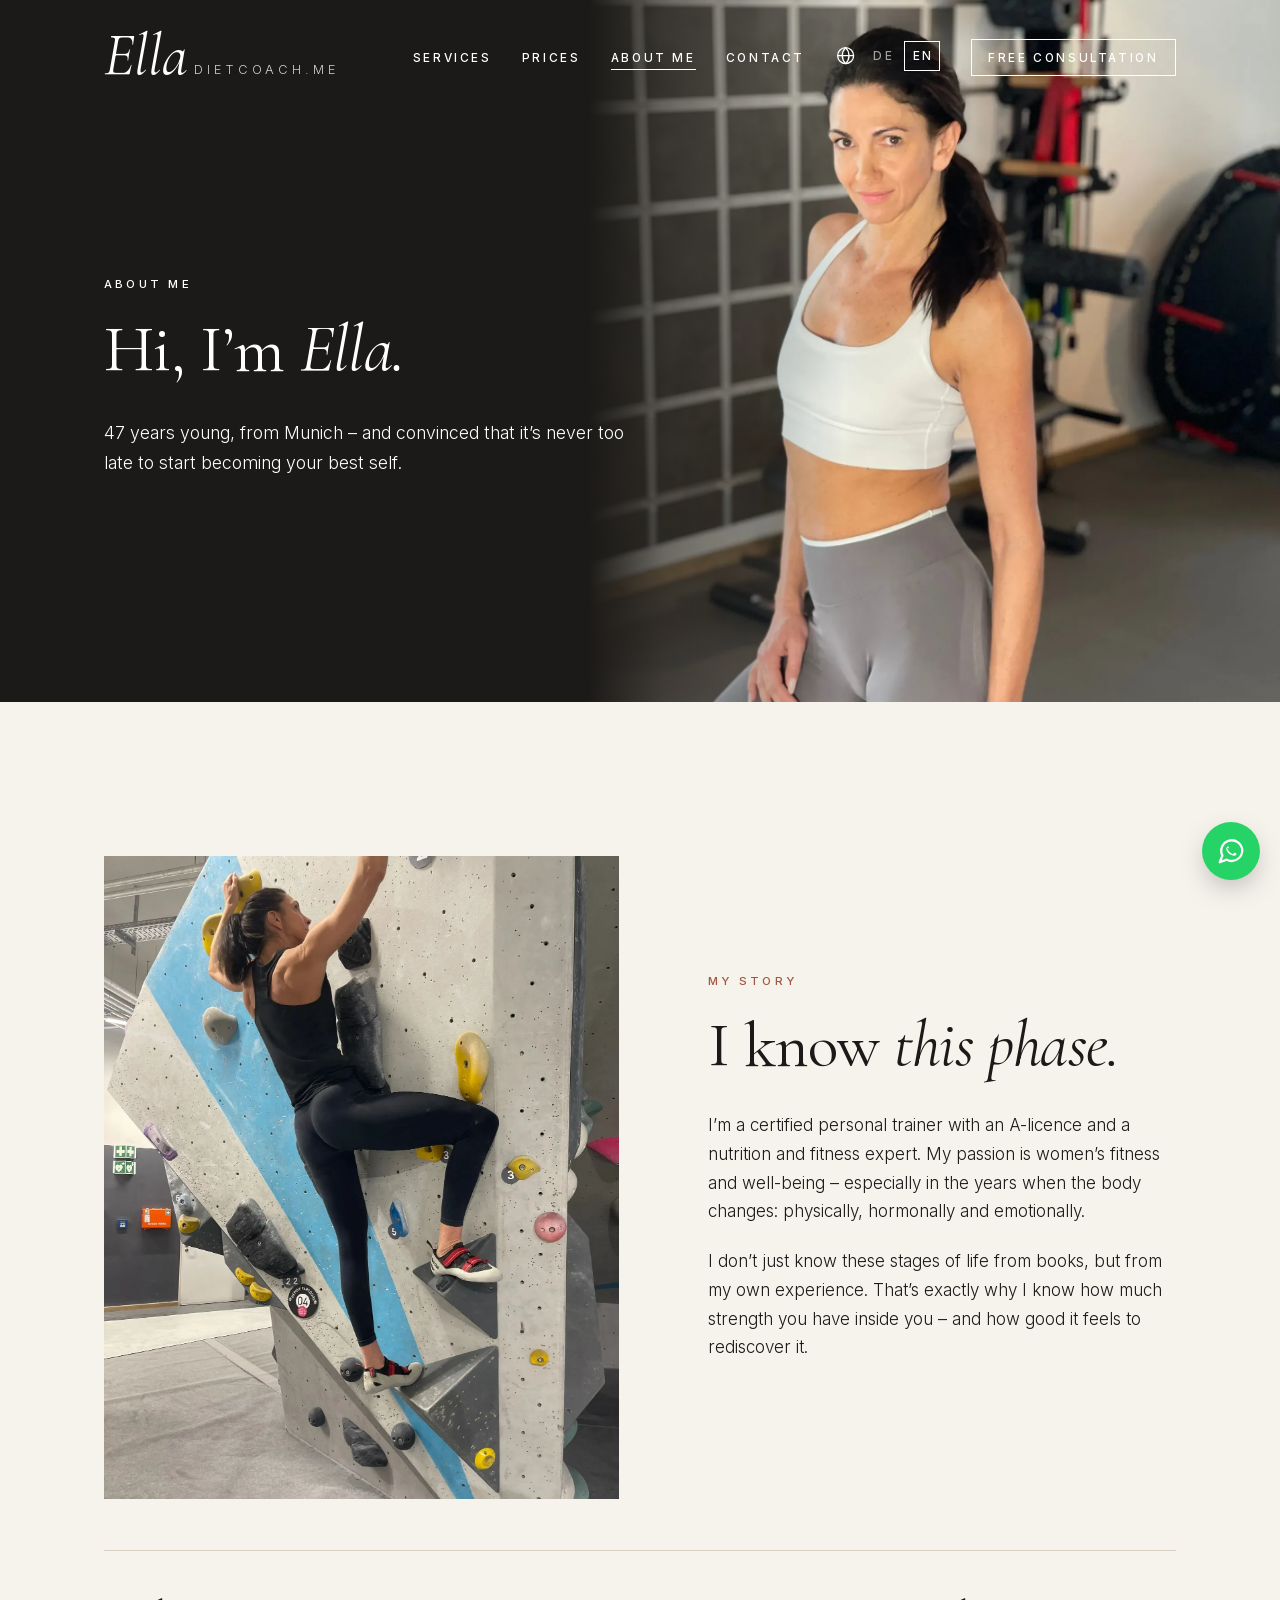
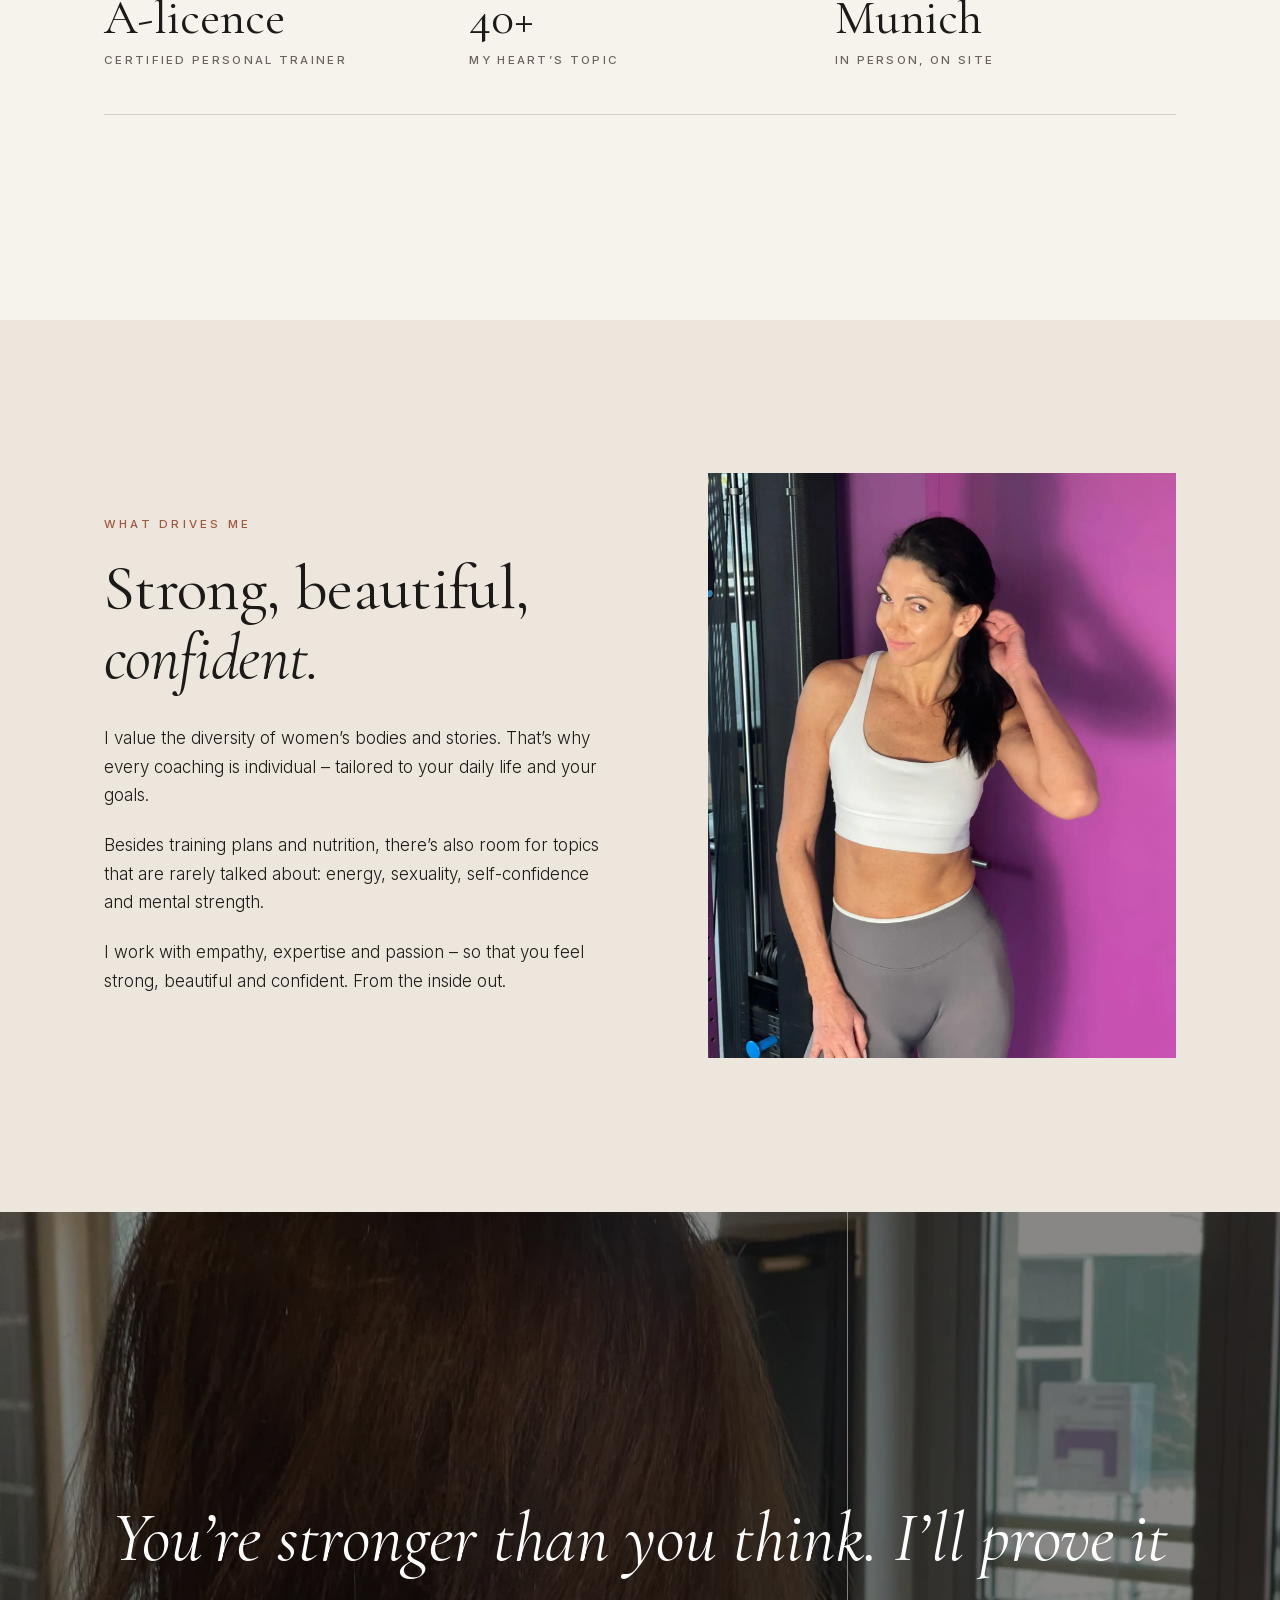
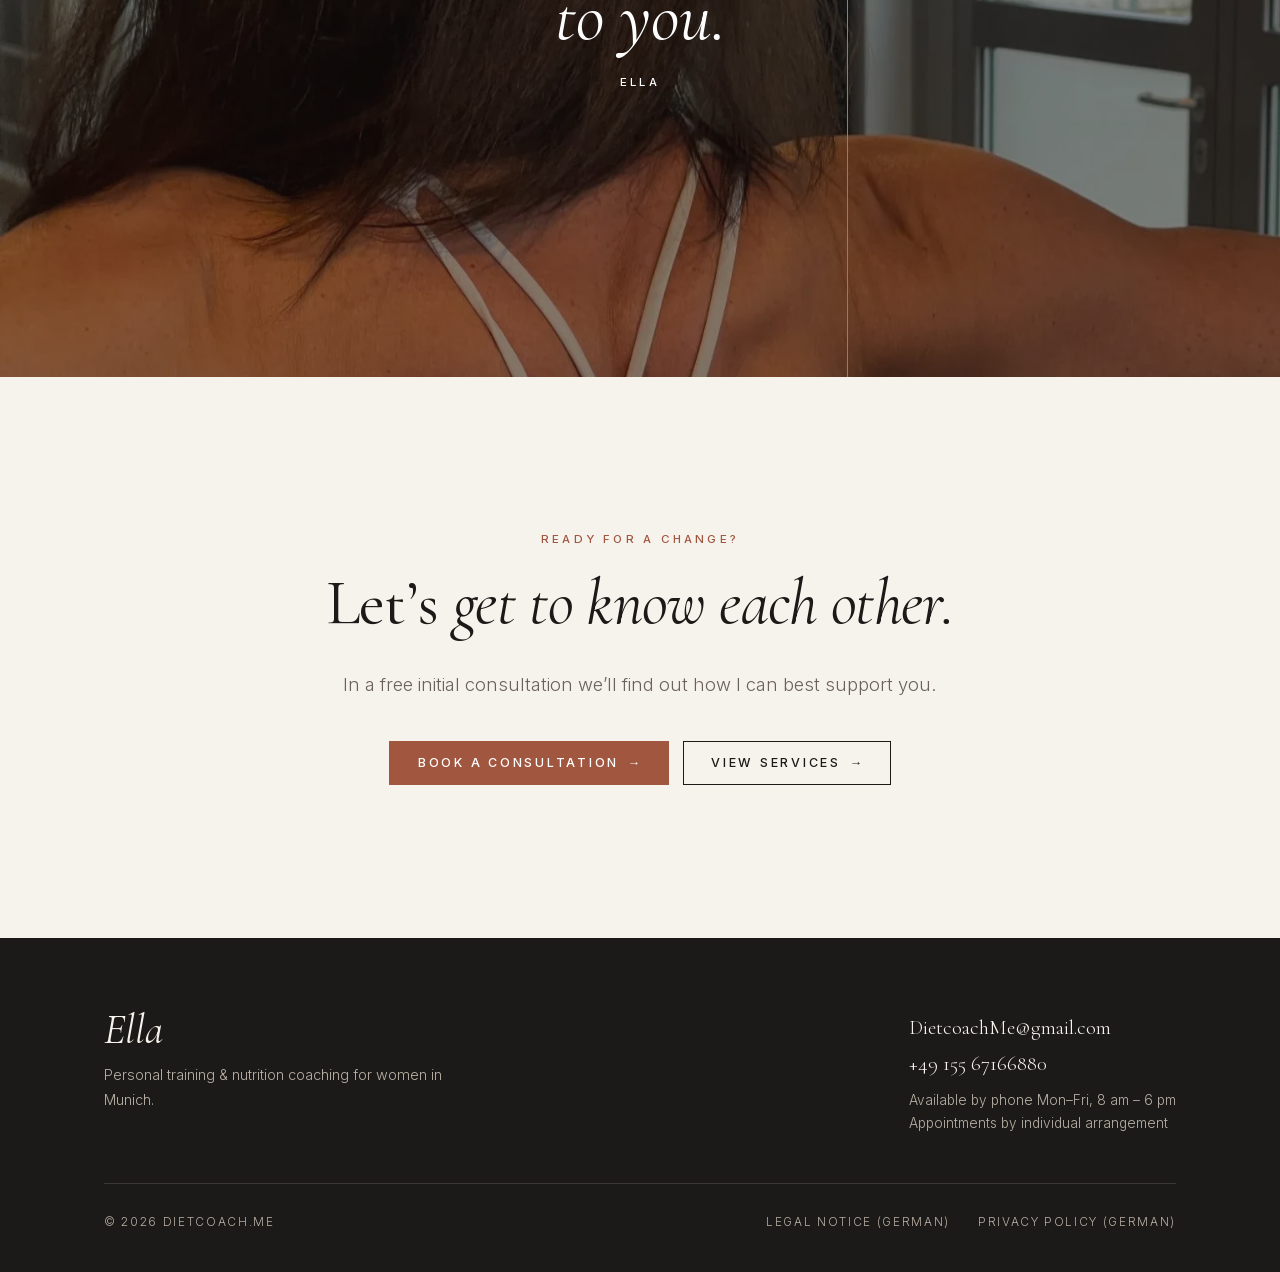
<file: en/about.html>
<!doctype html>
<html lang="en">
<head>
  <meta charset="utf-8">
  <meta name="viewport" content="width=device-width, initial-scale=1">
  <title>About me – Ella, Personal Trainer in Munich | DietCoach.me</title>
  <meta name="description" content="Ella, 47, certified personal trainer with an A-licence from Munich. I support women through stages of life when the body changes – with empathy, expertise and passion.">
  <link rel="canonical" href="https://dietcoach.me/en/about.html">
  <link rel="alternate" hreflang="de" href="https://dietcoach.me/ueber-mich.html">
  <link rel="alternate" hreflang="en" href="https://dietcoach.me/en/about.html">
  <link rel="alternate" hreflang="x-default" href="https://dietcoach.me/ueber-mich.html">
  <meta property="og:type" content="profile">
  <meta property="og:title" content="About me – Ella, Personal Trainer in Munich">
  <meta property="og:image" content="https://dietcoach.me/img/expertise.webp">
  <meta property="og:locale" content="en_GB">
  <link rel="icon" href="data:image/svg+xml,%3Csvg xmlns='http://www.w3.org/2000/svg' viewBox='0 0 64 64'%3E%3Crect width='64' height='64' fill='%231c1a18'/%3E%3Ctext x='50%25' y='58%25' text-anchor='middle' dominant-baseline='middle' font-family='Georgia,serif' font-style='italic' font-size='42' fill='%23f6f2ec'%3EE%3C/text%3E%3C/svg%3E">
  <link rel="preload" href="../fonts/cormorant.woff2" as="font" type="font/woff2" crossorigin>
  <link rel="stylesheet" href="../css/style.css">
</head>
<body>

<a class="sr-only" href="#main">Skip to content</a>

<header class="site-header">
  <div class="wrap">
    <a class="logo" translate="no" href="index.html" aria-label="DietCoach.me – Home">Ella<span>DietCoach.me</span></a>
    <button class="nav-toggle" aria-expanded="false" aria-controls="nav" aria-label="Open menu"><span></span><span></span><span></span></button>
    <nav class="nav" id="nav" aria-label="Main navigation">
      <ul>
        <li><a href="offers.html">Services</a></li>
        <li><a href="offers.html#prices">Prices</a></li>
        <li><a href="about.html" aria-current="page">About me</a></li>
        <li><a href="offers.html#contact">Contact</a></li>
        <li class="lang" translate="no"><svg class="lang__icon" viewBox="0 0 24 24" fill="none" stroke="currentColor" stroke-width="1.5" aria-hidden="true"><circle cx="12" cy="12" r="9"/><path d="M3 12h18M12 3c2.5 2.6 3.8 5.6 3.8 9s-1.3 6.4-3.8 9c-2.5-2.6-3.8-5.6-3.8-9S9.5 5.6 12 3z"/></svg><a href="../ueber-mich.html" hreflang="de" lang="de" aria-label="Deutsch">DE</a><a href="about.html" class="is-active" aria-current="true" aria-label="English">EN</a></li>
        <li><a class="nav-cta" href="offers.html#contact" data-booking><span>Free consultation</span></a></li>
      </ul>
    </nav>
  </div>
</header>

<main id="main">

  <section class="hero hero--short">
    <img class="hero__img" src="../img/expertise.webp" alt="Portrait of Ella, personal trainer from Munich" width="1536" height="2048" fetchpriority="high">
    <div class="wrap hero__content">
      <span class="kicker reveal">About me</span>
      <h1 class="reveal reveal-delay-1">Hi, I’m <em>Ella.</em></h1>
      <p class="reveal reveal-delay-2">47 years young, from Munich – and convinced that it’s never too late to start becoming your best self.</p>
    </div>
  </section>

  <!-- Geschichte -->
  <section class="section">
    <div class="wrap">
      <article class="split">
        <div class="split__media reveal"><img src="../img/galerie-3.webp" alt="Ella bouldering on a climbing wall" width="1536" height="2048" loading="lazy"></div>
        <div class="split__text reveal reveal-delay-1">
          <span class="kicker">My story</span>
          <h2>I know <em>this phase.</em></h2>
          <p>I’m a certified personal trainer with an A-licence and a nutrition and fitness expert. My passion is women’s fitness and well-being – especially in the years when the body changes: physically, hormonally and emotionally.</p>
          <p>I don’t just know these stages of life from books, but from my own experience. That’s exactly why I know how much strength you have inside you – and how good it feels to rediscover it.</p>
        </div>
      </article>

      <div class="stats reveal">
        <div><strong>A-licence</strong><span>Certified personal trainer</span></div>
        <div><strong>40+</strong><span>My heart’s topic</span></div>
        <div><strong>Munich</strong><span>In person, on site</span></div>
      </div>
    </div>
  </section>

  <!-- Philosophie -->
  <section class="section section--alt">
    <div class="wrap">
      <article class="split split--reverse">
        <div class="split__media reveal"><img src="../img/galerie-1.webp" alt="Ella in the studio in front of a violet wall" width="1536" height="2048" loading="lazy"></div>
        <div class="split__text reveal reveal-delay-1">
          <span class="kicker">What drives me</span>
          <h2>Strong, beautiful, <em>confident.</em></h2>
          <p>I value the diversity of women’s bodies and stories. That’s why every coaching is individual – tailored to your daily life and your goals.</p>
          <p>Besides training plans and nutrition, there’s also room for topics that are rarely talked about: energy, sexuality, self-confidence and mental strength.</p>
          <p>I work with empathy, expertise and passion – so that you feel strong, beautiful and confident. From the inside out.</p>
        </div>
      </article>
    </div>
  </section>

  <section class="break" aria-label="Motto">
    <img src="../img/galerie-4.webp" alt="" width="1536" height="2048" loading="lazy">
    <div class="wrap reveal">
      <blockquote>You’re stronger than you think. I’ll prove it to you.</blockquote>
      <cite>Ella</cite>
    </div>
  </section>

  <!-- CTA -->
  <section class="section cta">
    <div class="wrap">
      <span class="kicker reveal">Ready for a change?</span>
      <h2 class="reveal">Let’s <em>get to know each other.</em></h2>
      <p class="lead reveal">In a free initial consultation we’ll find out how I can best support you.</p>
      <div class="btn-row reveal">
        <a class="btn" href="offers.html#contact" data-booking>Book a consultation</a>
        <a class="btn btn--ghost" href="offers.html">View services</a>
      </div>
    </div>
  </section>

</main>

<footer class="site-footer">
  <div class="wrap">
    <div class="top">
      <div>
        <a class="logo" href="index.html">Ella</a>
        <p>Personal training &amp; nutrition coaching for women in Munich.</p>
      </div>
      <div class="footer-contact">
        <a href="mailto:DietcoachMe@gmail.com">DietcoachMe@gmail.com</a>
        <a href="tel:+4915567166880">+49 155 67166880</a>
        <span class="footer-hours">Available by phone Mon–Fri, 8 am – 6 pm<br>Appointments by individual arrangement</span>
      </div>
    </div>
    <div class="bottom">
      <span>© <span data-year>2026</span> DietCoach.me</span>
      <ul>
        <li><a href="../impressum.html" hreflang="de">Legal notice (German)</a></li>
        <li><a href="../datenschutz.html" hreflang="de">Privacy policy (German)</a></li>
      </ul>
    </div>
  </div>
</footer>

<a class="wa-float" href="https://wa.me/4915567166880?text=Hi%20Ella%2C%20I%27m%20interested%20in%20your%20coaching." target="_blank" rel="noopener" aria-label="Message Ella on WhatsApp">
  <svg viewBox="0 0 24 24" fill="none" stroke="currentColor" stroke-width="1.8" stroke-linecap="round" stroke-linejoin="round" aria-hidden="true"><path d="M21 11.5a8.4 8.4 0 0 1-12.4 7.4L3 21l2.1-5.4A8.4 8.4 0 1 1 21 11.5z"/><path d="M9 9.5c.3 1.6 1.9 3.9 4.5 5l1.3-1.3 1.7.9c-.4 1.2-1.4 1.7-2.3 1.6C11 15.3 8.7 13 8.2 10.4c-.1-.9.4-1.9 1.6-2.3l.9 1.7z" fill="currentColor" stroke="none"/></svg>
</a>

<script src="../js/main.js" defer></script>
</body>
</html>
</file>
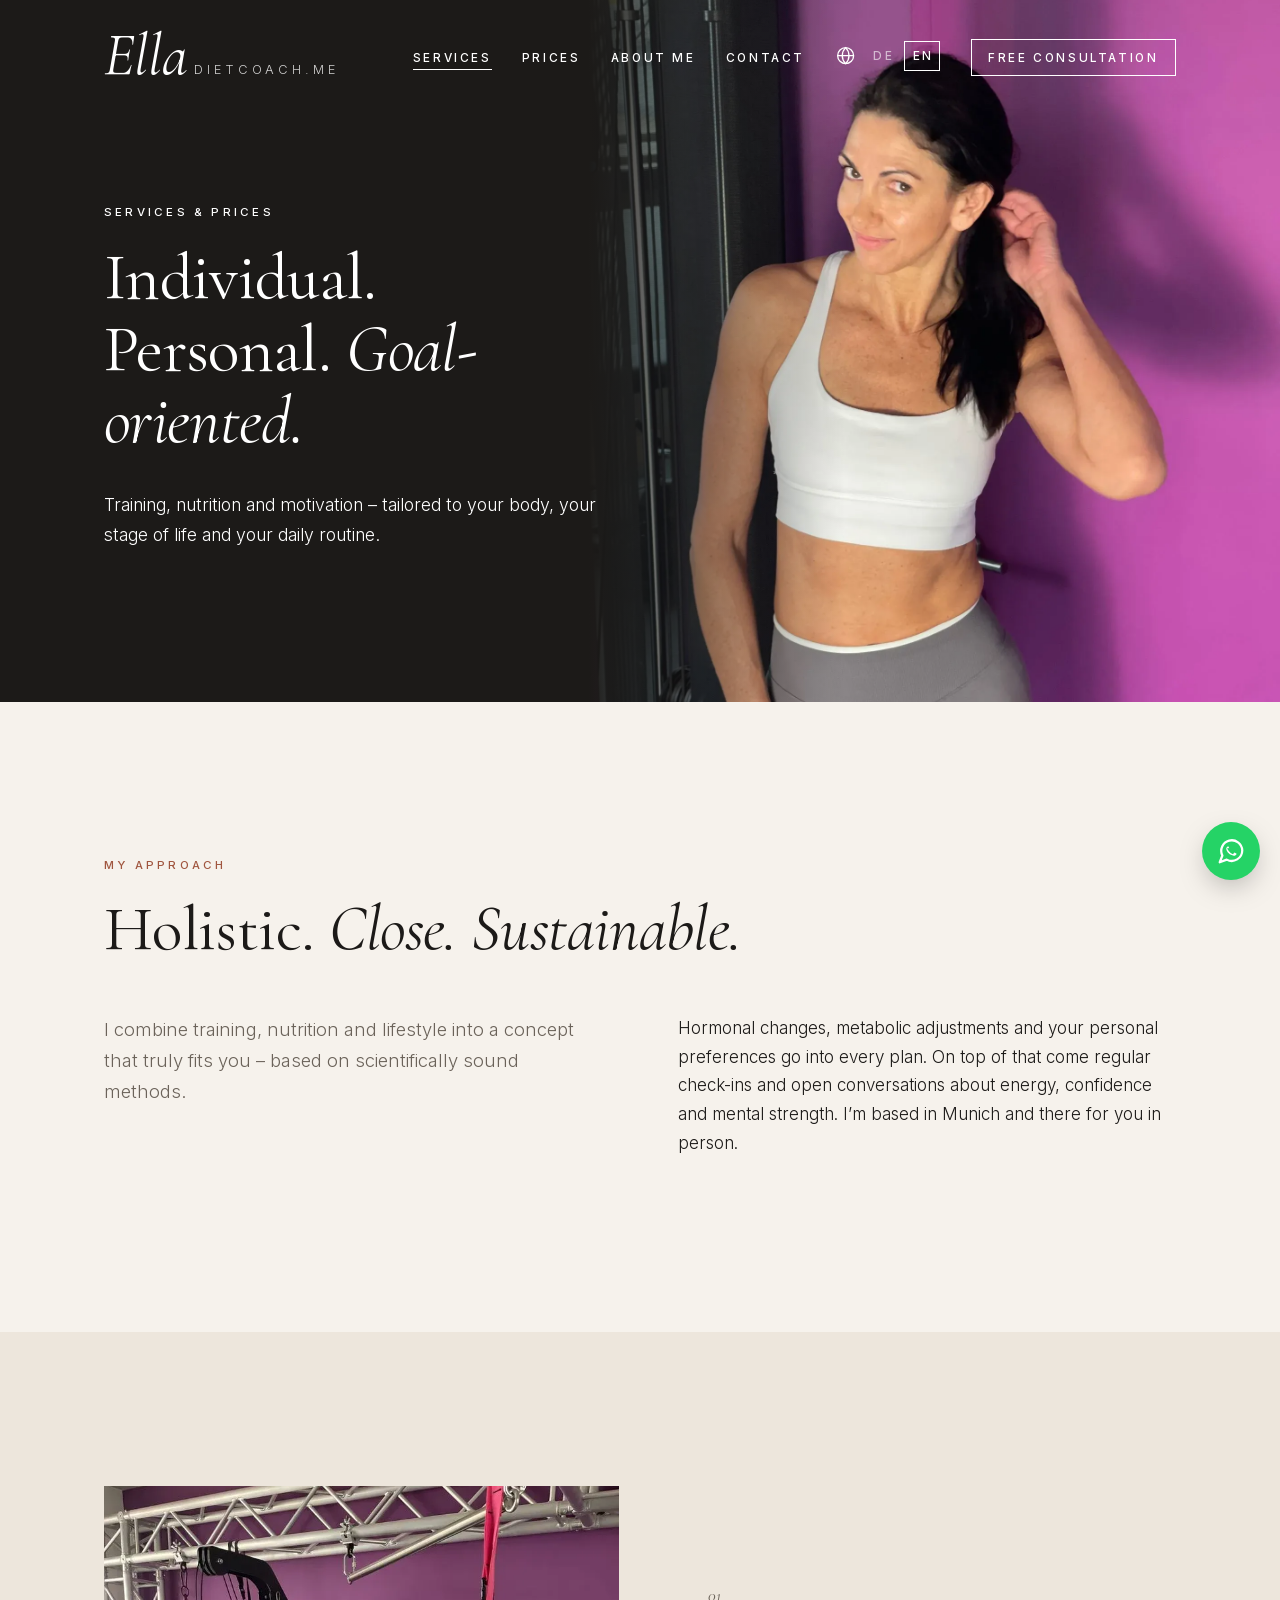
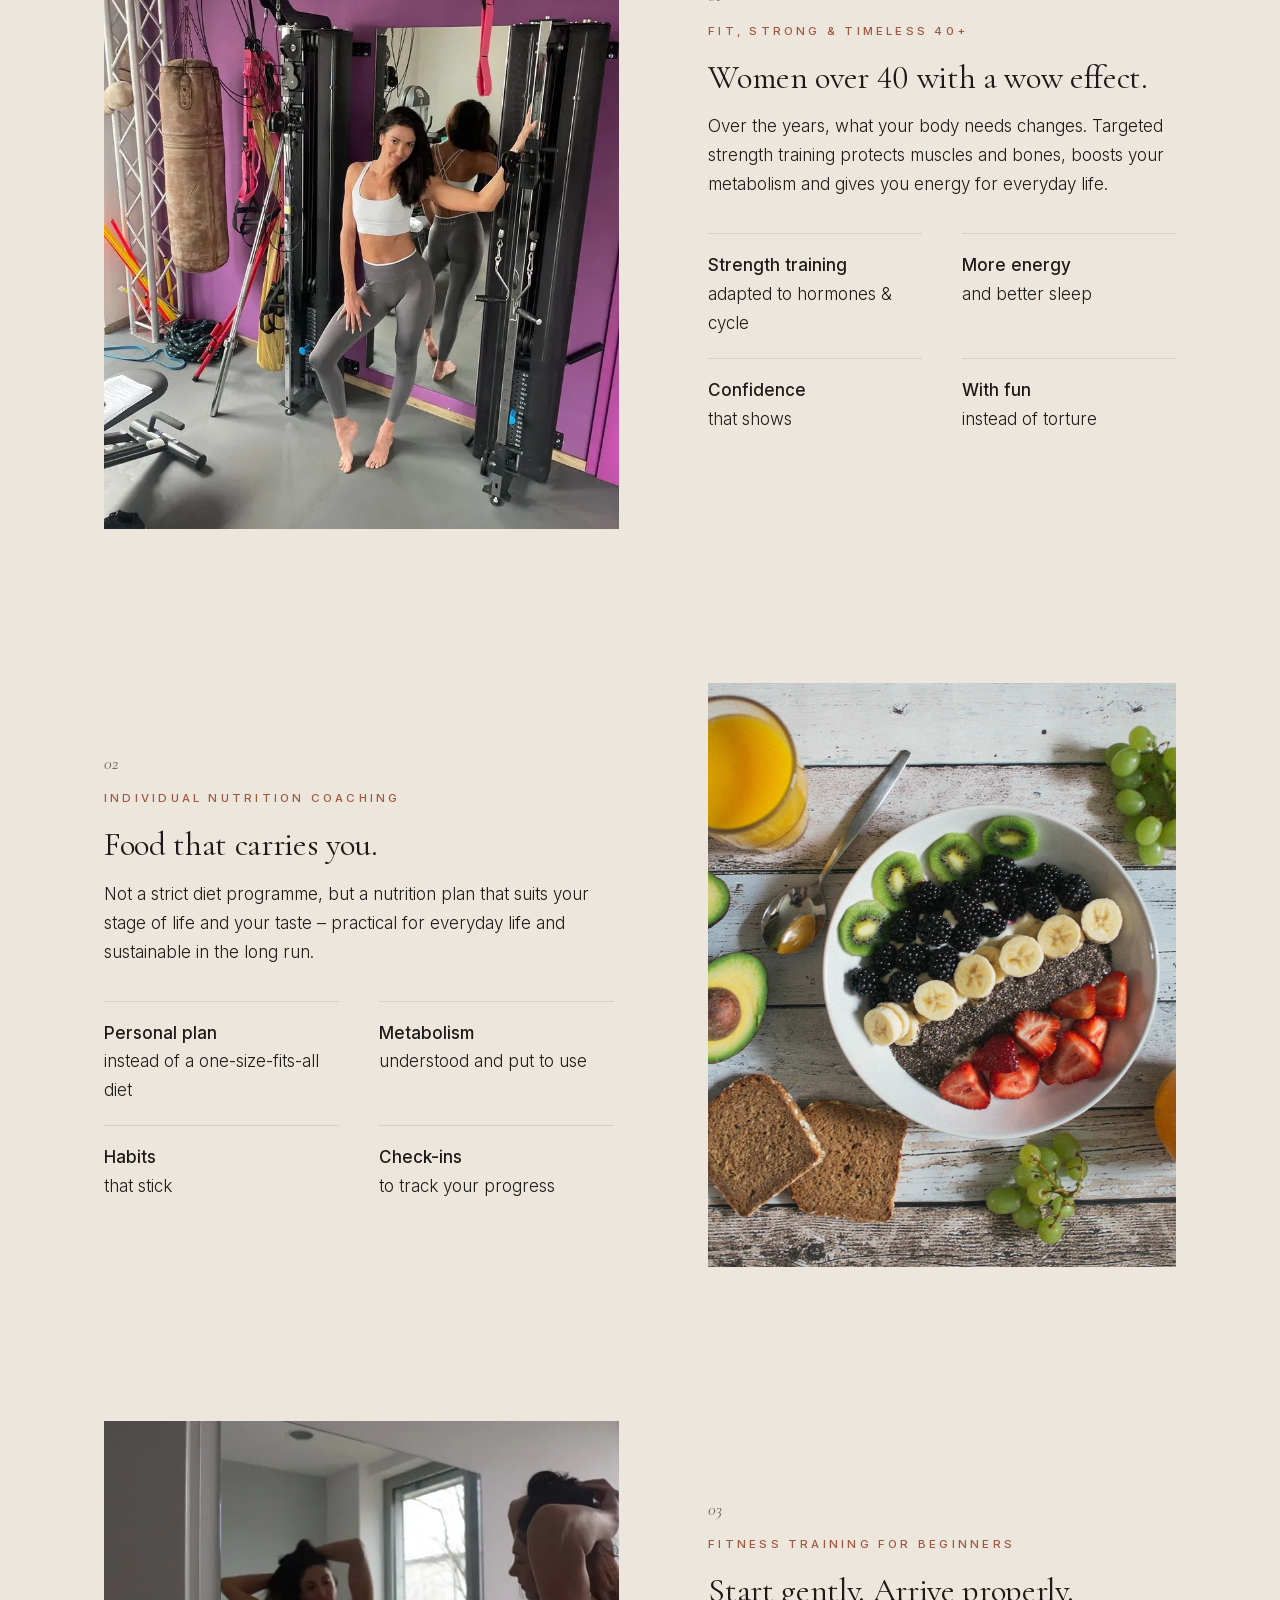
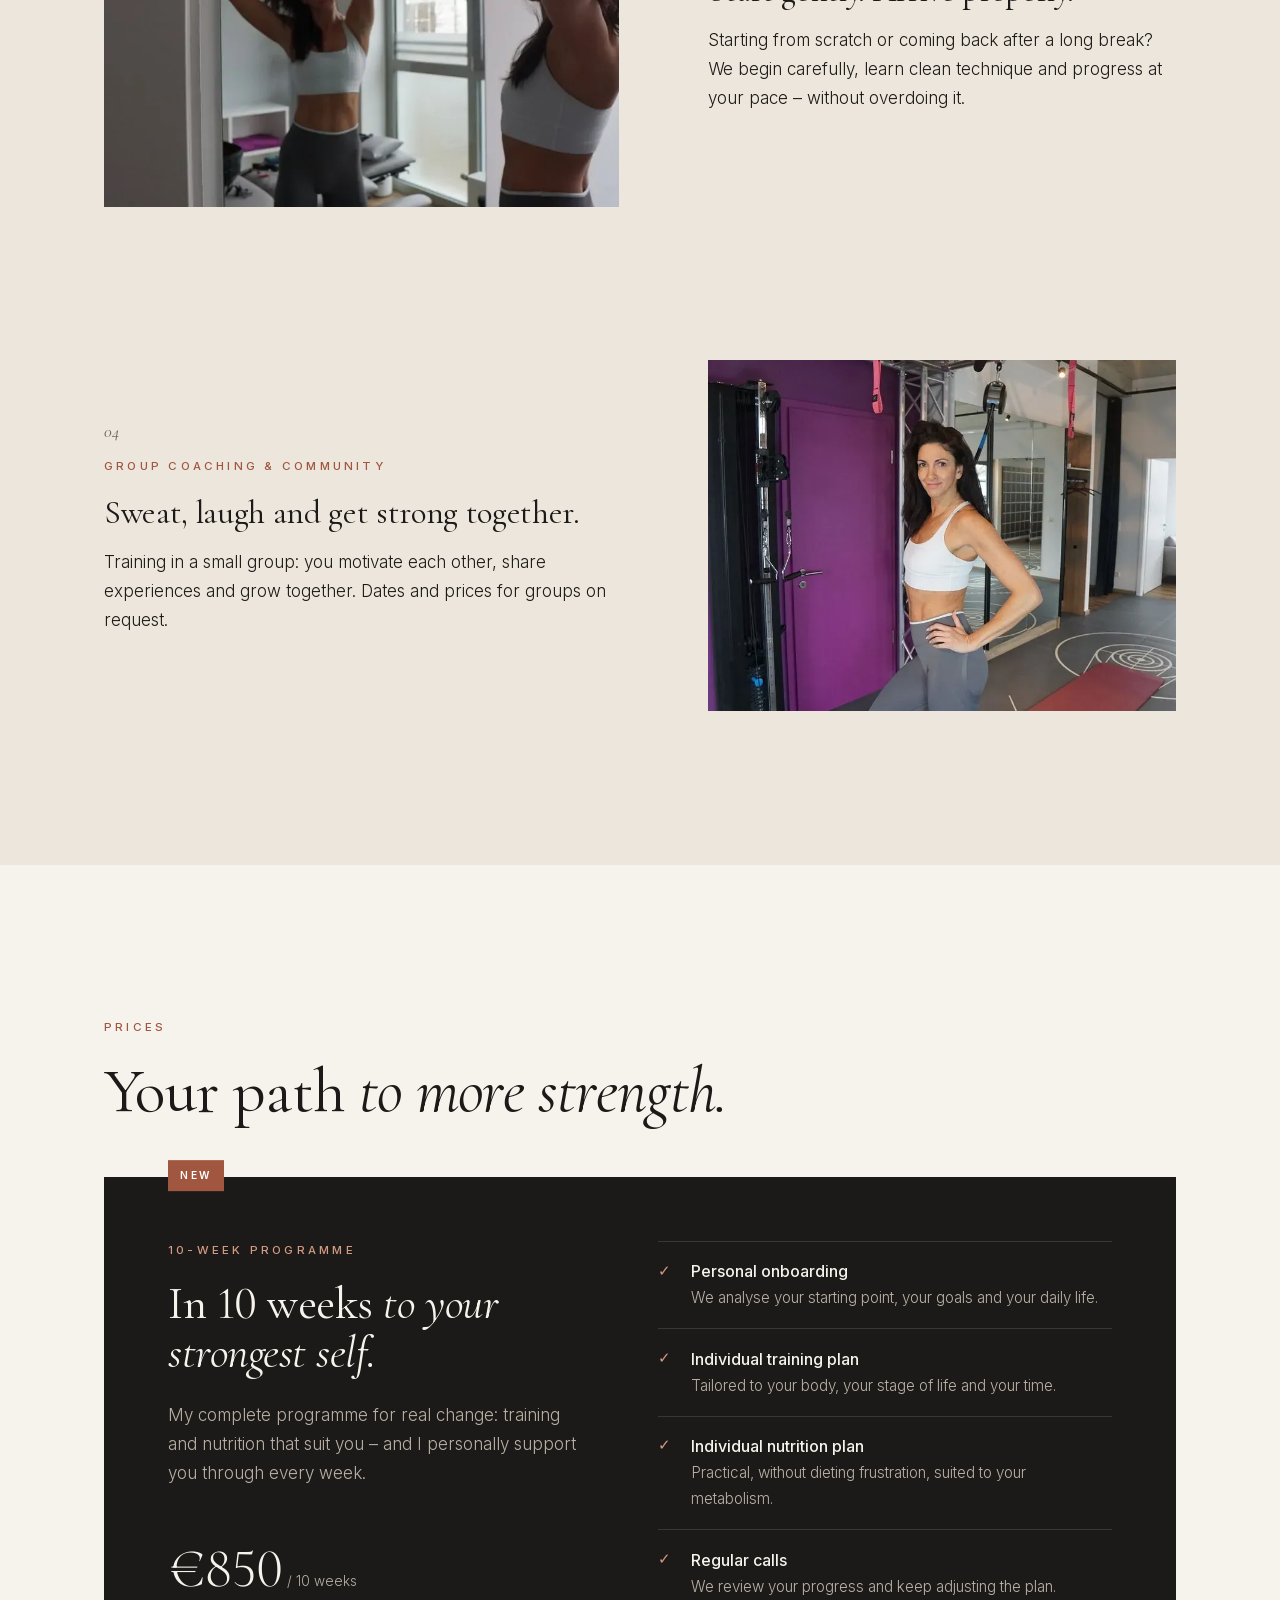
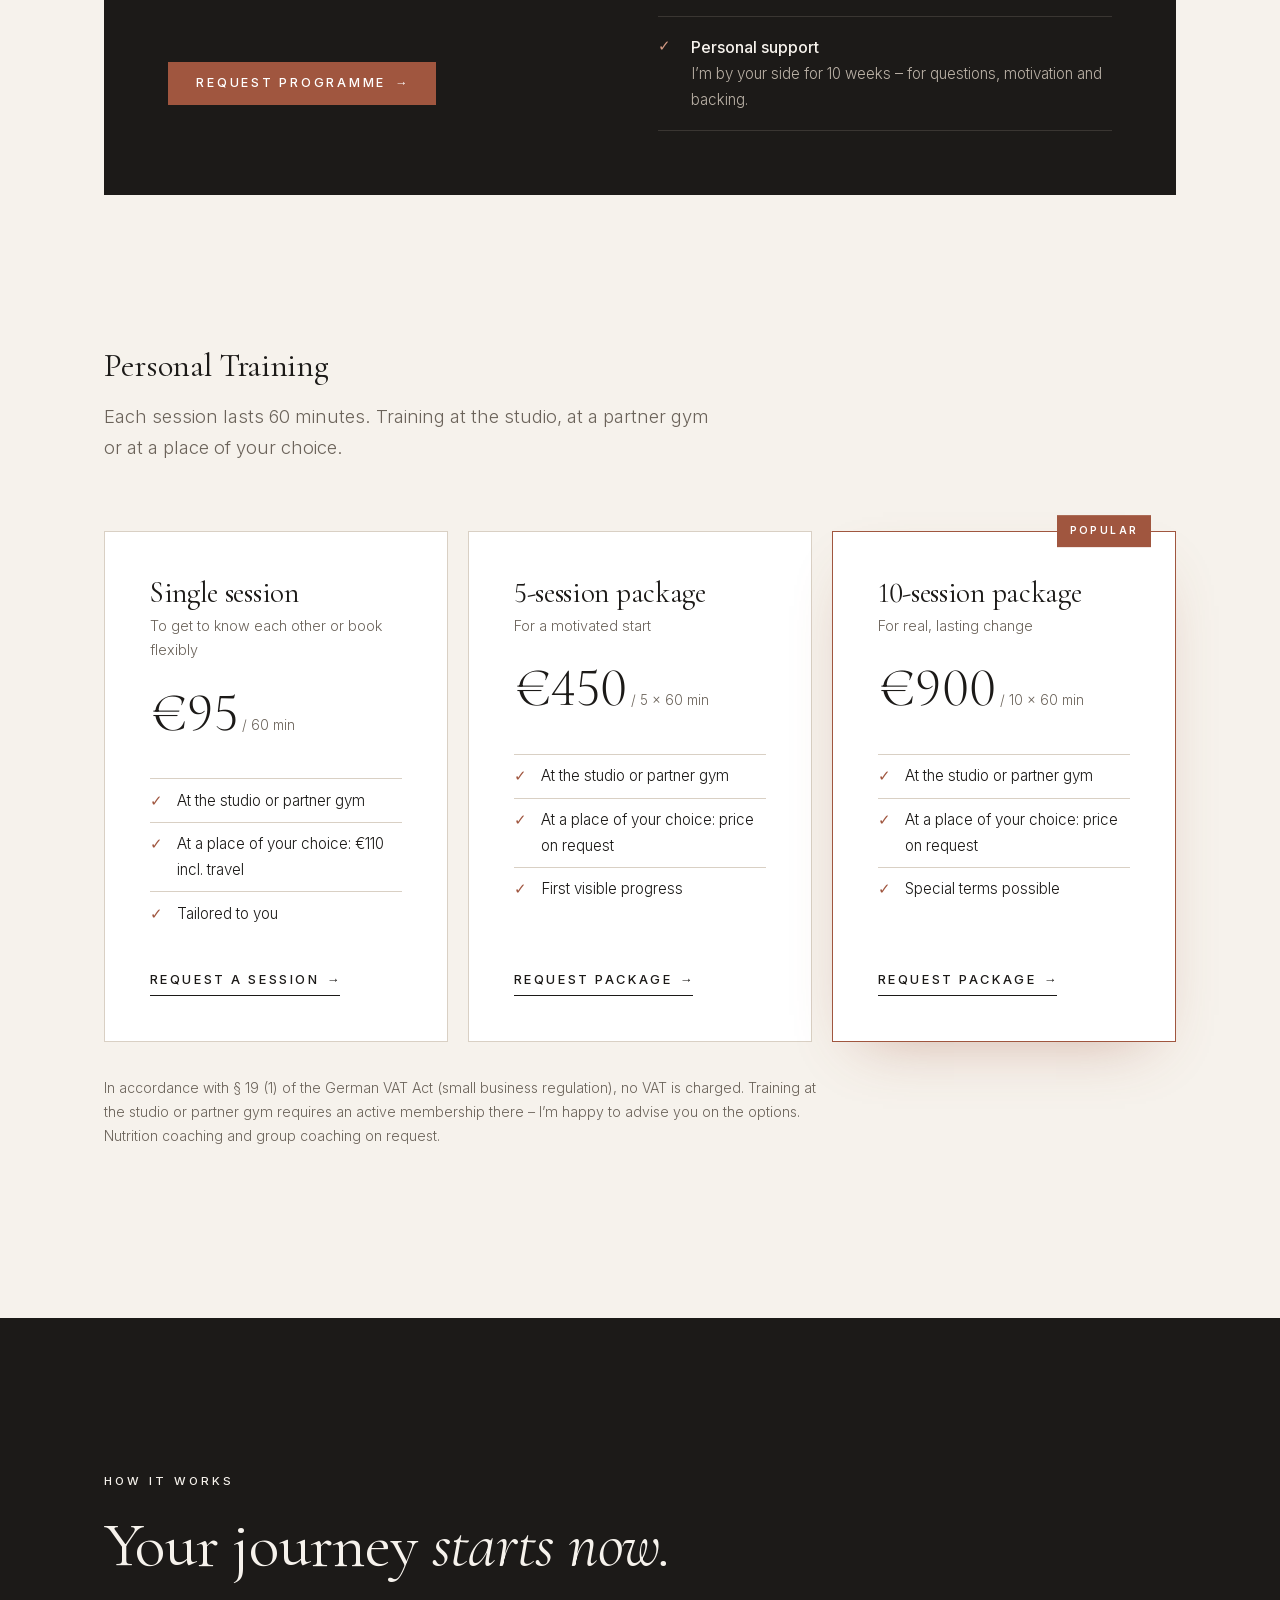
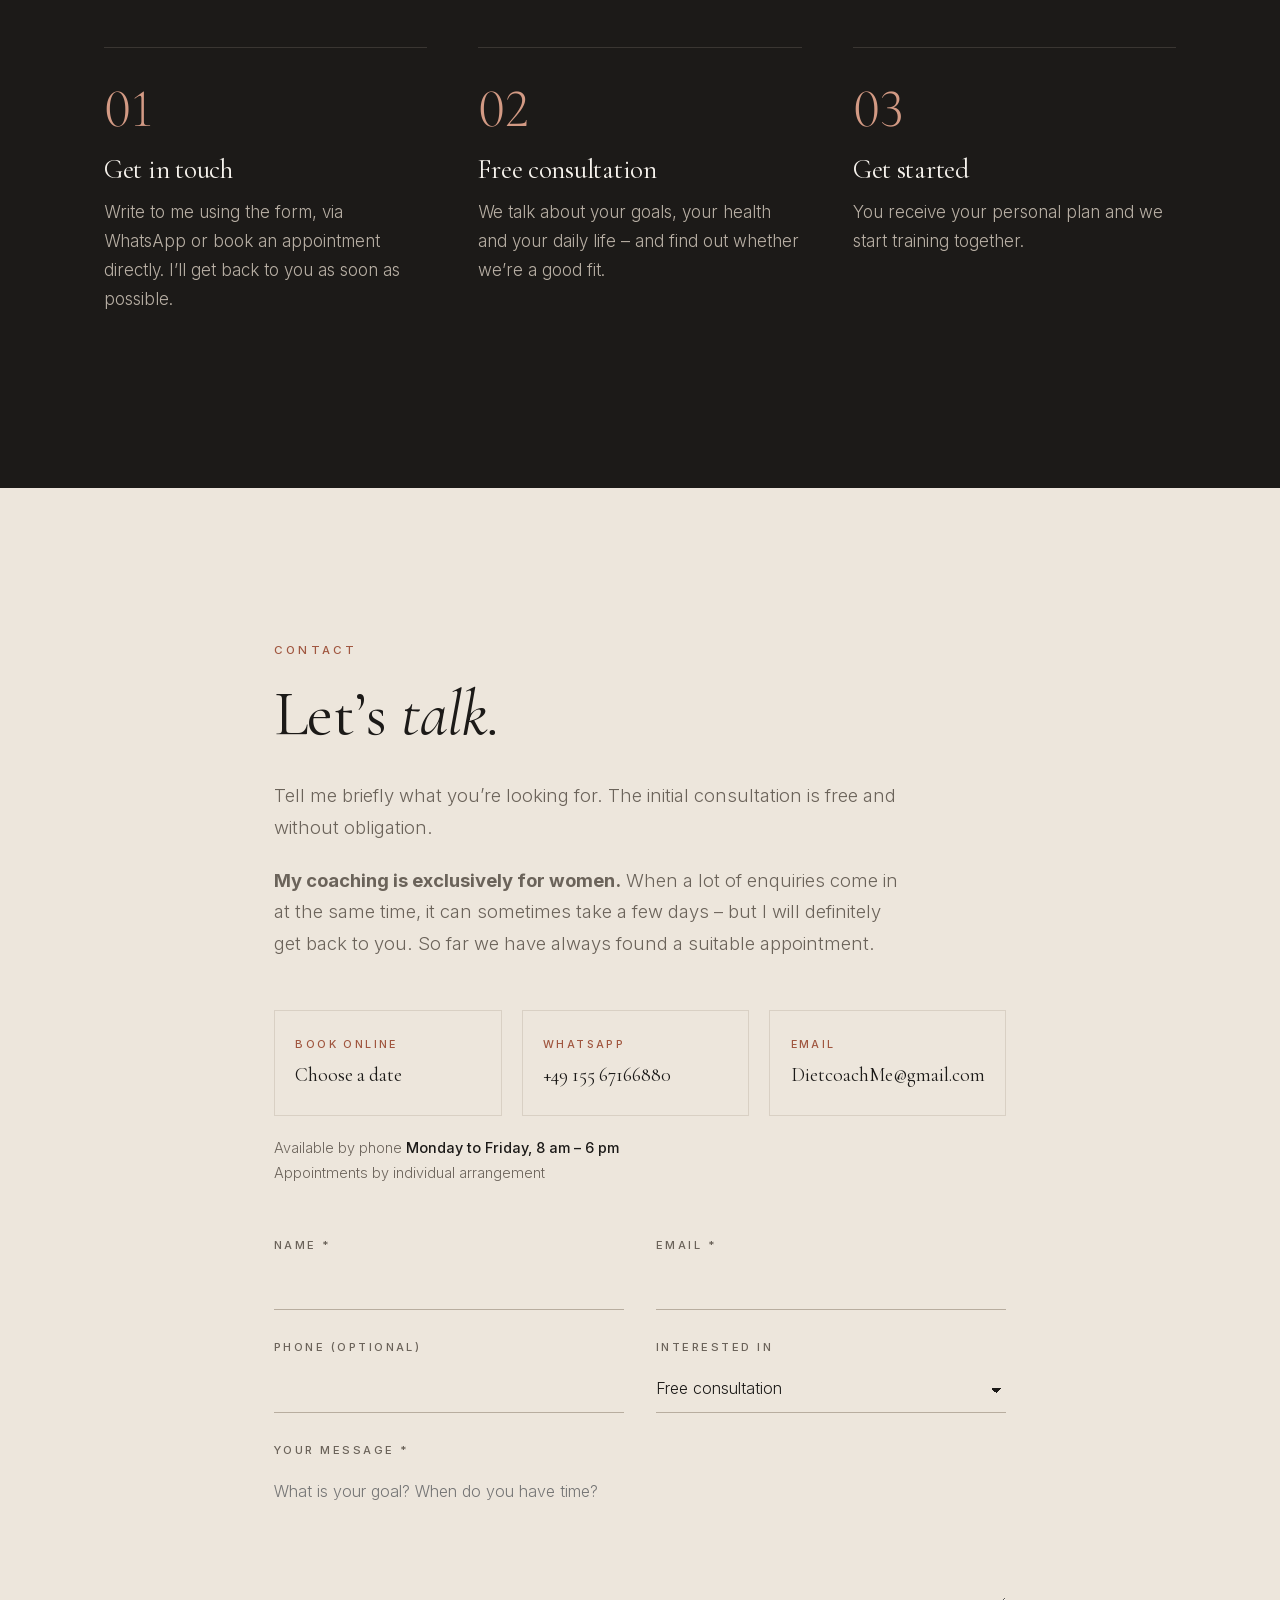
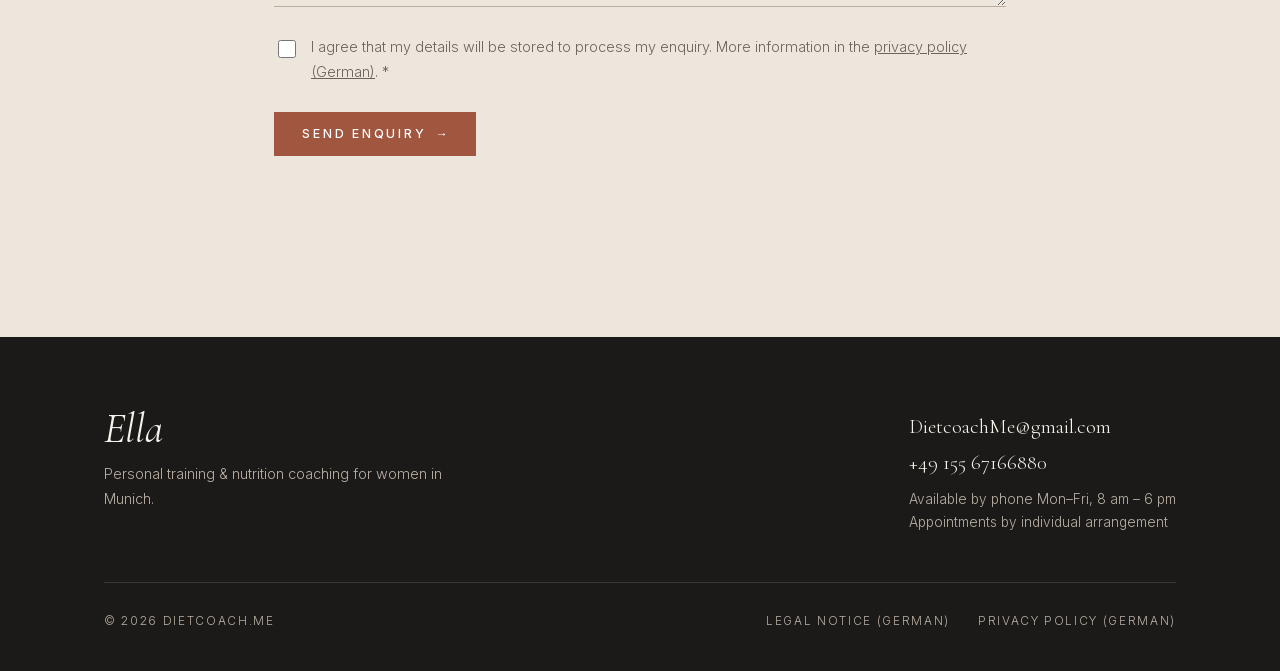
<file: en/offers.html>
<!doctype html>
<html lang="en">
<head>
  <meta charset="utf-8">
  <meta name="viewport" content="width=device-width, initial-scale=1">
  <title>Services &amp; Prices – Personal Training Munich | Ella – DietCoach.me</title>
  <meta name="description" content="10-week programme with training and nutrition plan, personal training from €95, 5- and 10-session packages, nutrition coaching and group coaching for women in Munich. Request your free consultation.">
  <link rel="canonical" href="https://dietcoach.me/en/offers.html">
  <link rel="alternate" hreflang="de" href="https://dietcoach.me/angebote.html">
  <link rel="alternate" hreflang="en" href="https://dietcoach.me/en/offers.html">
  <link rel="alternate" hreflang="x-default" href="https://dietcoach.me/angebote.html">
  <meta property="og:type" content="website">
  <meta property="og:title" content="Services &amp; Prices – Ella Personal Training Munich">
  <meta property="og:description" content="Training, nutrition and motivation for women 40+. Individual. Personal. Goal-oriented.">
  <meta property="og:image" content="https://dietcoach.me/img/galerie-1.webp">
  <meta property="og:locale" content="en_GB">
  <link rel="icon" href="data:image/svg+xml,%3Csvg xmlns='http://www.w3.org/2000/svg' viewBox='0 0 64 64'%3E%3Crect width='64' height='64' fill='%231c1a18'/%3E%3Ctext x='50%25' y='58%25' text-anchor='middle' dominant-baseline='middle' font-family='Georgia,serif' font-style='italic' font-size='42' fill='%23f6f2ec'%3EE%3C/text%3E%3C/svg%3E">
  <link rel="preload" href="../fonts/cormorant.woff2" as="font" type="font/woff2" crossorigin>
  <link rel="stylesheet" href="../css/style.css">
</head>
<body>

<a class="sr-only" href="#main">Skip to content</a>

<header class="site-header">
  <div class="wrap">
    <a class="logo" translate="no" href="index.html" aria-label="DietCoach.me – Home">Ella<span>DietCoach.me</span></a>
    <button class="nav-toggle" aria-expanded="false" aria-controls="nav" aria-label="Open menu"><span></span><span></span><span></span></button>
    <nav class="nav" id="nav" aria-label="Main navigation">
      <ul>
        <li><a href="offers.html" aria-current="page">Services</a></li>
        <li><a href="#prices">Prices</a></li>
        <li><a href="about.html">About me</a></li>
        <li><a href="#contact">Contact</a></li>
        <li class="lang" translate="no"><svg class="lang__icon" viewBox="0 0 24 24" fill="none" stroke="currentColor" stroke-width="1.5" aria-hidden="true"><circle cx="12" cy="12" r="9"/><path d="M3 12h18M12 3c2.5 2.6 3.8 5.6 3.8 9s-1.3 6.4-3.8 9c-2.5-2.6-3.8-5.6-3.8-9S9.5 5.6 12 3z"/></svg><a href="../angebote.html" hreflang="de" lang="de" aria-label="Deutsch">DE</a><a href="offers.html" class="is-active" aria-current="true" aria-label="English">EN</a></li>
        <li><a class="nav-cta" href="#contact" data-booking><span>Free consultation</span></a></li>
      </ul>
    </nav>
  </div>
</header>

<main id="main">

  <section class="hero hero--short">
    <img class="hero__img" src="../img/galerie-1.webp" alt="Ella in her training studio in front of a violet wall" width="1536" height="2048" fetchpriority="high">
    <div class="wrap hero__content">
      <span class="kicker reveal">Services &amp; Prices</span>
      <h1 class="reveal reveal-delay-1">Individual. Personal. <em>Goal-oriented.</em></h1>
      <p class="reveal reveal-delay-2">Training, nutrition and motivation – tailored to your body, your stage of life and your daily routine.</p>
    </div>
  </section>

  <!-- Philosophie -->
  <section class="section intro">
    <div class="wrap">
      <span class="kicker reveal">My approach</span>
      <h2 class="reveal">Holistic. <em>Close. Sustainable.</em></h2>
      <div class="cols">
        <p class="lead reveal">I combine training, nutrition and lifestyle into a concept that truly fits you – based on scientifically sound methods.</p>
        <p class="reveal reveal-delay-1">Hormonal changes, metabolic adjustments and your personal preferences go into every plan. On top of that come regular check-ins and open conversations about energy, confidence and mental strength. I’m based in Munich and there for you in person.</p>
      </div>
    </div>
  </section>

  <!-- Angebote im Detail -->
  <section class="section section--alt">
    <div class="wrap">
      <article class="split" id="fit-40">
        <div class="split__media reveal"><img src="../img/40plus.webp" alt="Ella in the gym with cable machine and punching bag" width="780" height="1040" loading="lazy"></div>
        <div class="split__text reveal reveal-delay-1">
          <span class="split__num">01</span>
          <span class="kicker">Fit, strong &amp; timeless 40+</span>
          <h3>Women over 40 with a wow effect.</h3>
          <p>Over the years, what your body needs changes. Targeted strength training protects muscles and bones, boosts your metabolism and gives you energy for everyday life.</p>
          <ul class="offer-list">
            <li><strong>Strength training</strong>adapted to hormones &amp; cycle</li>
            <li><strong>More energy</strong>and better sleep</li>
            <li><strong>Confidence</strong>that shows</li>
            <li><strong>With fun</strong>instead of torture</li>
          </ul>
        </div>
      </article>

      <article class="split split--reverse" id="nutrition">
        <div class="split__media reveal"><img src="../img/ernaehrung.webp" alt="Healthy, colourful brunch table with fresh fruit" width="1400" height="962" loading="lazy"></div>
        <div class="split__text reveal reveal-delay-1">
          <span class="split__num">02</span>
          <span class="kicker">Individual nutrition coaching</span>
          <h3>Food that carries you.</h3>
          <p>Not a strict diet programme, but a nutrition plan that suits your stage of life and your taste – practical for everyday life and sustainable in the long run.</p>
          <ul class="offer-list">
            <li><strong>Personal plan</strong>instead of a one-size-fits-all diet</li>
            <li><strong>Metabolism</strong>understood and put to use</li>
            <li><strong>Habits</strong>that stick</li>
            <li><strong>Check-ins</strong>to track your progress</li>
          </ul>
        </div>
      </article>

      <article class="split" id="beginners">
        <div class="split__media split__media--wide reveal"><img src="../img/anfaengerinnen.webp" alt="Ella warming up in front of the mirror" width="1040" height="585" loading="lazy"></div>
        <div class="split__text reveal reveal-delay-1">
          <span class="split__num">03</span>
          <span class="kicker">Fitness training for beginners</span>
          <h3>Start gently. Arrive properly.</h3>
          <p>Starting from scratch or coming back after a long break? We begin carefully, learn clean technique and progress at your pace – without overdoing it.</p>
        </div>
      </article>

      <article class="split split--reverse" id="group">
        <div class="split__media split__media--wide reveal"><img src="../img/gruppe.webp" alt="Ella in her training studio in Munich" width="1040" height="585" loading="lazy"></div>
        <div class="split__text reveal reveal-delay-1">
          <span class="split__num">04</span>
          <span class="kicker">Group coaching &amp; community</span>
          <h3>Sweat, laugh and get strong together.</h3>
          <p>Training in a small group: you motivate each other, share experiences and grow together. Dates and prices for groups on request.</p>
        </div>
      </article>
    </div>
  </section>

  <!-- Preise -->
  <section class="section" id="prices">
    <div class="wrap">
      <span class="kicker reveal">Prices</span>
      <h2 class="reveal">Your path <em>to more strength.</em></h2>

      <!-- 10-Wochen-Programm -->
      <article class="program reveal" id="programme">
        <span class="badge">New</span>
        <div class="program__intro">
          <span class="kicker">10-week programme</span>
          <h3>In 10 weeks <em>to your strongest self.</em></h3>
          <p>My complete programme for real change: training and nutrition that suit you – and I personally support you through every week.</p>
          <div class="price">€850<small> / 10 weeks</small></div>
          <a class="btn" href="#contact" data-package="10-week programme">Request programme</a>
        </div>
        <ul class="program__list">
          <li><strong>Personal onboarding</strong>We analyse your starting point, your goals and your daily life.</li>
          <li><strong>Individual training plan</strong>Tailored to your body, your stage of life and your time.</li>
          <li><strong>Individual nutrition plan</strong>Practical, without dieting frustration, suited to your metabolism.</li>
          <li><strong>Regular calls</strong>We review your progress and keep adjusting the plan.</li>
          <li><strong>Personal support</strong>I’m by your side for 10 weeks – for questions, motivation and backing.</li>
        </ul>
      </article>

      <h3 class="reveal prices-title">Personal Training</h3>
      <p class="lead reveal">Each session lasts 60 minutes. Training at the studio, at a partner gym or at a place of your choice.</p>

      <div class="prices">
        <div class="price-card reveal">
          <h3>Single session</h3>
          <p class="where">To get to know each other or book flexibly</p>
          <div class="price">€95<small> / 60 min</small></div>
          <ul>
            <li>At the studio or partner gym</li>
            <li>At a place of your choice: €110 incl. travel</li>
            <li>Tailored to you</li>
          </ul>
          <a class="arrow-link" href="#contact" data-package="Single session">Request a session</a>
        </div>

        <div class="price-card reveal reveal-delay-1">
          <h3>5-session package</h3>
          <p class="where">For a motivated start</p>
          <div class="price">€450<small> / 5 × 60 min</small></div>
          <ul>
            <li>At the studio or partner gym</li>
            <li>At a place of your choice: price on request</li>
            <li>First visible progress</li>
          </ul>
          <a class="arrow-link" href="#contact" data-package="5-session package">Request package</a>
        </div>

        <div class="price-card price-card--featured reveal reveal-delay-2">
          <span class="badge">Popular</span>
          <h3>10-session package</h3>
          <p class="where">For real, lasting change</p>
          <div class="price">€900<small> / 10 × 60 min</small></div>
          <ul>
            <li>At the studio or partner gym</li>
            <li>At a place of your choice: price on request</li>
            <li>Special terms possible</li>
          </ul>
          <a class="arrow-link" href="#contact" data-package="10-session package">Request package</a>
        </div>
      </div>

      <p class="price-note reveal">In accordance with § 19 (1) of the German VAT Act (small business regulation), no VAT is charged. Training at the studio or partner gym requires an active membership there – I’m happy to advise you on the options. Nutrition coaching and group coaching on request.</p>
    </div>
  </section>

  <!-- Ablauf -->
  <section class="section section--dark">
    <div class="wrap">
      <span class="kicker reveal">How it works</span>
      <h2 class="reveal">Your journey <em>starts now.</em></h2>
      <div class="steps">
        <div class="step reveal">
          <span class="step__num">01</span>
          <h3>Get in touch</h3>
          <p>Write to me using the form, via WhatsApp or book an appointment directly. I’ll get back to you as soon as possible.</p>
        </div>
        <div class="step reveal reveal-delay-1">
          <span class="step__num">02</span>
          <h3>Free consultation</h3>
          <p>We talk about your goals, your health and your daily life – and find out whether we’re a good fit.</p>
        </div>
        <div class="step reveal reveal-delay-2">
          <span class="step__num">03</span>
          <h3>Get started</h3>
          <p>You receive your personal plan and we start training together.</p>
        </div>
      </div>
    </div>
  </section>

  <!-- Anfrage -->
  <section class="section section--alt" id="contact">
    <div class="wrap narrow">
      <span class="kicker reveal">Contact</span>
      <h2 class="reveal">Let’s <em>talk.</em></h2>
      <p class="lead reveal">Tell me briefly what you’re looking for. The initial consultation is free and without obligation.</p>
      <p class="lead reveal"><strong>My coaching is exclusively for women.</strong> When a lot of enquiries come in at the same time, it can sometimes take a few days – but I will definitely get back to you. So far we have always found a suitable appointment.</p>

      <div class="contact-alt reveal">
        <a href="#anfrage-form" data-booking><span>Book online</span><strong>Choose a date</strong></a>
        <a href="https://wa.me/4915567166880?text=Hi%20Ella%2C%20I%27m%20interested%20in%20a%20free%20consultation." target="_blank" rel="noopener"><span>WhatsApp</span><strong>+49 155 67166880</strong></a>
        <a href="mailto:DietcoachMe@gmail.com"><span>Email</span><strong>DietcoachMe@gmail.com</strong></a>
      </div>
      <p class="contact-hours reveal">Available by phone <strong>Monday to Friday, 8 am – 6 pm</strong><br>Appointments by individual arrangement</p>

      <form class="form-grid reveal" id="anfrage-form" novalidate>
        <div class="field">
          <label for="name">Name *</label>
          <input id="name" name="name" type="text" autocomplete="name" required>
        </div>
        <div class="field">
          <label for="email">Email *</label>
          <input id="email" name="email" type="email" autocomplete="email" required>
        </div>
        <div class="field">
          <label for="telefon">Phone (optional)</label>
          <input id="telefon" name="phone" type="tel" autocomplete="tel">
        </div>
        <div class="field">
          <label for="paket">Interested in</label>
          <select id="paket" name="interest">
            <option value="Free consultation">Free consultation</option>
            <option value="10-week programme">10-week programme (€850)</option>
            <option value="Single session">Single session</option>
            <option value="5-session package">5-session package</option>
            <option value="10-session package">10-session package</option>
            <option value="Training at a place of my choice">Training at a place of my choice</option>
            <option value="Nutrition coaching">Nutrition coaching</option>
            <option value="Group coaching">Group coaching</option>
            <option value="Not sure yet">Not sure yet</option>
          </select>
        </div>
        <div class="field field--full">
          <label for="nachricht">Your message *</label>
          <textarea id="nachricht" name="message" required placeholder="What is your goal? When do you have time?"></textarea>
        </div>
        <label class="check">
          <input type="checkbox" name="datenschutz" required>
          <span>I agree that my details will be stored to process my enquiry. More information in the <a href="../datenschutz.html" hreflang="de">privacy policy (German)</a>. *</span>
        </label>
        <div><button class="btn" type="submit">Send enquiry</button></div>
        <p class="form-status" role="status" aria-live="polite"></p>
      </form>
    </div>
  </section>

</main>

<footer class="site-footer">
  <div class="wrap">
    <div class="top">
      <div>
        <a class="logo" href="index.html">Ella</a>
        <p>Personal training &amp; nutrition coaching for women in Munich.</p>
      </div>
      <div class="footer-contact">
        <a href="mailto:DietcoachMe@gmail.com">DietcoachMe@gmail.com</a>
        <a href="tel:+4915567166880">+49 155 67166880</a>
        <span class="footer-hours">Available by phone Mon–Fri, 8 am – 6 pm<br>Appointments by individual arrangement</span>
      </div>
    </div>
    <div class="bottom">
      <span>© <span data-year>2026</span> DietCoach.me</span>
      <ul>
        <li><a href="../impressum.html" hreflang="de">Legal notice (German)</a></li>
        <li><a href="../datenschutz.html" hreflang="de">Privacy policy (German)</a></li>
      </ul>
    </div>
  </div>
</footer>

<a class="wa-float" href="https://wa.me/4915567166880?text=Hi%20Ella%2C%20I%27m%20interested%20in%20your%20coaching." target="_blank" rel="noopener" aria-label="Message Ella on WhatsApp">
  <svg viewBox="0 0 24 24" fill="none" stroke="currentColor" stroke-width="1.8" stroke-linecap="round" stroke-linejoin="round" aria-hidden="true"><path d="M21 11.5a8.4 8.4 0 0 1-12.4 7.4L3 21l2.1-5.4A8.4 8.4 0 1 1 21 11.5z"/><path d="M9 9.5c.3 1.6 1.9 3.9 4.5 5l1.3-1.3 1.7.9c-.4 1.2-1.4 1.7-2.3 1.6C11 15.3 8.7 13 8.2 10.4c-.1-.9.4-1.9 1.6-2.3l.9 1.7z" fill="currentColor" stroke="none"/></svg>
</a>

<script src="../js/main.js" defer></script>
</body>
</html>
</file>
<file: css/style.css>
/* ==========================================================
   DietCoach.me – Ella · Personal Training für Frauen
   ========================================================== */

@font-face {
  font-family: "Cormorant Garamond";
  font-style: normal;
  font-weight: 300 700;
  font-display: swap;
  src: url("../fonts/cormorant.woff2") format("woff2");
}
@font-face {
  font-family: "Cormorant Garamond";
  font-style: italic;
  font-weight: 300 700;
  font-display: swap;
  src: url("../fonts/cormorant-italic.woff2") format("woff2");
}
@font-face {
  font-family: "Inter";
  font-style: normal;
  font-weight: 100 900;
  font-display: swap;
  src: url("../fonts/inter.woff2") format("woff2");
}

:root {
  --bg: #f6f2ec;
  --bg-alt: #ede6dc;
  --ink: #1c1a18;
  --muted: #6b635a;
  --line: #d9d0c4;
  --accent: #a0563f;
  --accent-dark: #84432f;
  --white: #fff;

  --serif: "Cormorant Garamond", Georgia, "Times New Roman", serif;
  --sans: "Inter", -apple-system, BlinkMacSystemFont, "Segoe UI", sans-serif;

  --wrap: 75rem;
  --gutter: clamp(20px, 5vw, 4rem);
  --section: clamp(80px, 12vw, 10rem);
  --ease: cubic-bezier(.2, .7, .2, 1);
}

*, *::before, *::after { box-sizing: border-box; }

/* Ab 1440px Fensterbreite wächst die ganze Seite proportional mit (bis 2560px) */
html { font-size: clamp(100%, 1.1111vw, 1.75rem); scroll-behavior: smooth; -webkit-text-size-adjust: 100%; }

body {
  margin: 0;
  background: var(--bg);
  color: var(--ink);
  font-family: var(--sans);
  font-size: 1.0625rem;
  font-weight: 300;
  line-height: 1.7;
  -webkit-font-smoothing: antialiased;
}

img { display: block; max-width: 100%; height: auto; }
a { color: inherit; }

h1, h2, h3 {
  font-family: var(--serif);
  font-weight: 400;
  line-height: 1.08;
  letter-spacing: -.01em;
  font-variant-numeric: lining-nums;
  margin: 0 0 .5em;
}
h1 { font-size: clamp(3rem, 7.5vw, 6.2rem); }
h2 { font-size: clamp(2.3rem, 5vw, 4rem); }
h3 { font-size: clamp(1.6rem, 2.6vw, 2.1rem); }
h1 em, h2 em, h3 em { font-style: italic; }

p { margin: 0 0 1.2em; }
.lead { font-size: 1.15rem; color: var(--muted); max-width: 34em; }

.wrap { max-width: var(--wrap); margin: 0 auto; padding: 0 var(--gutter); }
.narrow { max-width: 53.75rem; }
.center { text-align: center; margin-left: auto; margin-right: auto; }
.section { padding: var(--section) 0; }
.section--alt { background: var(--bg-alt); }
.section--dark { background: var(--ink); color: var(--bg); }
.section--dark .lead, .section--dark .muted { color: #b9b0a5; }

.sr-only {
  position: absolute; width: 1px; height: 1px; padding: 0; margin: -1px;
  overflow: hidden; clip: rect(0 0 0 0); white-space: nowrap; border: 0;
}

/* ---------- Kicker & links ---------- */

.kicker {
  display: block;
  font-family: var(--sans);
  font-size: .72rem;
  font-weight: 500;
  letter-spacing: .28em;
  text-transform: uppercase;
  color: var(--accent);
  margin-bottom: 1.6em;
}
.section--dark .kicker, .hero .kicker, .break .kicker { color: currentColor; opacity: .85; }

.arrow-link {
  display: inline-flex;
  align-items: center;
  gap: .6em;
  font-size: .8rem;
  font-weight: 500;
  letter-spacing: .2em;
  text-transform: uppercase;
  text-decoration: none;
  padding-bottom: .35em;
  border-bottom: 1px solid currentColor;
  transition: gap .3s var(--ease), color .3s;
}
.arrow-link::after { content: "→"; letter-spacing: 0; }
.arrow-link:hover { gap: 1.1em; color: var(--accent); }
.arrow-link--ext::after { content: "↗"; }
.section--dark .arrow-link:hover, .hero .arrow-link:hover { color: inherit; opacity: .8; }

.btn {
  display: inline-flex;
  align-items: center;
  justify-content: center;
  gap: .7em;
  padding: 1.15em 2.2em;
  background: var(--accent);
  color: var(--white);
  border: 1px solid var(--accent);
  font: 500 .78rem/1 var(--sans);
  letter-spacing: .22em;
  text-transform: uppercase;
  text-decoration: none;
  cursor: pointer;
  transition: background .3s, border-color .3s, color .3s;
}
.btn::after { content: "→"; letter-spacing: 0; transition: transform .3s var(--ease); }
.btn:hover { background: var(--accent-dark); border-color: var(--accent-dark); }
.btn:hover::after { transform: translateX(4px); }
.btn--ghost { background: transparent; color: inherit; border-color: currentColor; }
.btn--ghost:hover { background: var(--ink); border-color: var(--ink); color: var(--bg); }
.hero .btn--ghost:hover, .section--dark .btn--ghost:hover { background: var(--bg); border-color: var(--bg); color: var(--ink); }
.btn-row { display: flex; flex-wrap: wrap; gap: 14px; margin-top: 2.4em; }

/* ---------- Header ---------- */

.site-header {
  position: fixed;
  inset: 0 0 auto;
  z-index: 50;
  color: var(--white);
  transition: background .4s, color .4s, box-shadow .4s, padding .4s;
}
.site-header .wrap {
  display: flex;
  align-items: center;
  justify-content: space-between;
  gap: 2rem;
  height: 7rem;
  transition: height .4s;
}
.site-header.is-solid,
.site-header--light {
  background: rgba(246, 242, 236, .96);
  color: var(--ink);
  box-shadow: 0 1px 0 var(--line);
  backdrop-filter: blur(8px);
}
.site-header.is-solid .wrap { height: 4.375rem; }

.logo {
  font-family: var(--serif);
  font-size: clamp(3rem, 4.6vw, 4.4rem);
  font-style: italic;
  text-decoration: none;
  line-height: 1;
  white-space: nowrap;
  flex-shrink: 0;
  transition: font-size .4s;
}
.logo span { font-style: normal; font-family: var(--sans); font-size: clamp(.72rem, 1vw, .92rem); letter-spacing: .3em; text-transform: uppercase; margin-left: .5em; opacity: .8; }
.site-header.is-solid .logo { font-size: clamp(2.4rem, 3.2vw, 3rem); }

.nav ul { display: flex; align-items: center; gap: clamp(18px, 2.2vw, 2rem); list-style: none; margin: 0; padding: 0; }
/* Breite Bildschirme: Menü darf schrumpfen (z. B. wenn der Browser die Seite übersetzt und die Wörter länger werden) */
@media (min-width: 1181px) {
  .nav { flex: 0 1 45.7rem; min-width: 0; }
  :lang(en) .nav { flex-basis: 47.7rem; }
  .nav ul { justify-content: space-between; gap: 14px; }
}
.nav a {
  font-size: .74rem;
  font-weight: 500;
  letter-spacing: .22em;
  text-transform: uppercase;
  text-decoration: none;
  padding: .4em 0;
  border-bottom: 1px solid transparent;
  white-space: nowrap;
  transition: border-color .3s;
}
.nav a:hover, .nav a[aria-current="page"] { border-bottom-color: currentColor; }
.nav .nav-cta { border: 1px solid currentColor; padding: .9em 1.4em; }
.nav .lang { display: flex; align-items: center; gap: .2em; }
.nav .lang__icon { width: 1.25em; height: 1.25em; margin-right: .25em; }
.nav .lang a { opacity: .6; border: 1px solid transparent; padding: .35em .45em .35em .67em; transition: opacity .3s, border-color .3s; }
.nav .lang a:hover { opacity: 1; border-bottom-color: transparent; }
.nav .lang a.is-active { opacity: 1; border-color: currentColor; }
.nav .nav-cta:hover { background: currentColor; }
.nav .nav-cta:hover span { color: var(--ink); }
.site-header.is-solid .nav .nav-cta:hover span, .site-header--light .nav .nav-cta:hover span { color: var(--bg); }

.nav-toggle {
  display: none;
  background: none;
  border: 0;
  color: inherit;
  width: 44px;
  height: 44px;
  padding: 10px;
  cursor: pointer;
}
.nav-toggle span { display: block; height: 1px; background: currentColor; margin: 7px 0; transition: transform .3s, opacity .3s; }

@media (max-width: 1180px) {
  .nav-toggle { display: block; position: relative; z-index: 2; }
  .nav {
    position: fixed;
    inset: 0;
    background: var(--ink);
    color: var(--bg);
    display: flex;
    align-items: center;
    justify-content: center;
    opacity: 0;
    visibility: hidden;
    transition: opacity .4s, visibility .4s;
  }
  .nav ul { flex-direction: column; gap: 28px; }
  .nav a { font-size: .9rem; }
  .menu-open .nav { opacity: 1; visibility: visible; }
  .menu-open .site-header { color: var(--bg); background: transparent; box-shadow: none; }
  .menu-open .nav-toggle span:nth-child(1) { transform: translateY(8px) rotate(45deg); }
  .menu-open .nav-toggle span:nth-child(2) { opacity: 0; }
  .menu-open .nav-toggle span:nth-child(3) { transform: translateY(-8px) rotate(-45deg); }
  .menu-open { overflow: hidden; }
  .menu-open .logo { position: relative; z-index: 2; }
}

/* ---------- Hero ---------- */

.hero {
  position: relative;
  min-height: 100vh;
  min-height: 100svh;
  display: flex;
  align-items: flex-end;
  color: var(--white);
  overflow: hidden;
}
.hero__img {
  position: absolute;
  inset: 0;
  width: 100%;
  height: 100%;
  object-fit: cover;
  object-position: center 22%;
  transform: scale(1.04);
  animation: heroZoom 9s var(--ease) forwards;
}
.hero::after {
  content: "";
  position: absolute;
  inset: 0;
  background: linear-gradient(100deg, rgba(20, 17, 15, .78) 0%, rgba(20, 17, 15, .45) 45%, rgba(20, 17, 15, .1) 100%),
              linear-gradient(0deg, rgba(20, 17, 15, .55) 0%, transparent 45%);
}
.hero__content { position: relative; z-index: 1; padding-top: 8.75rem; padding-bottom: clamp(60px, 10vh, 7.5rem); width: 100%; }
.hero h1 { max-width: 11em; }
.hero p { max-width: 30em; font-size: 1.1rem; opacity: .92; }
.hero--short { min-height: 78vh; min-height: 78svh; }

/* Desktop: Text links auf dunklem Grund, Hochformat-Foto rechts */
@media (min-width: 900px) {
  .hero { background: var(--ink); align-items: center; }
  .hero__img { left: auto; width: 54%; object-position: center 18%; }
  .hero::after {
    background: linear-gradient(90deg, var(--ink) 0%, var(--ink) 46%, rgba(28, 26, 24, .55) 52%, rgba(28, 26, 24, 0) 66%);
  }
  .hero__content { padding-top: 9.5rem; padding-bottom: 5rem; }
  .hero__content > * { max-width: min(35rem, 44%); }
  .hero h1 { font-size: clamp(3.2rem, 5.2vw, 5.2rem); max-width: min(35rem, 44%); }
}

/* Mobil: Foto oben, Text darunter */
@media (max-width: 899px) {
  .hero { display: block; min-height: 0; background: var(--ink); }
  .hero__img { position: relative; height: 68svh; min-height: 420px; object-position: center 15%; animation: none; transform: none; }
  .hero::after {
    inset: 0 0 auto; height: 68svh; min-height: 420px;
    background: linear-gradient(0deg, var(--ink) 0%, rgba(28, 26, 24, 0) 45%),
                linear-gradient(180deg, rgba(28, 26, 24, .45) 0%, rgba(28, 26, 24, 0) 22%);
  }
  .hero__content { padding-top: 0; margin-top: -90px; padding-bottom: 64px; }
  .hero--short .hero__img, .hero--short::after { height: 56svh; }
  .scroll-hint { display: none; }
}

@keyframes heroZoom { to { transform: scale(1); } }

.scroll-hint {
  position: absolute;
  z-index: 1;
  left: 50%;
  bottom: 28px;
  width: 1px;
  height: 56px;
  background: rgba(255, 255, 255, .35);
  overflow: hidden;
}
.scroll-hint::after {
  content: "";
  position: absolute;
  inset: 0;
  background: var(--white);
  animation: scrollHint 2.2s var(--ease) infinite;
}
@keyframes scrollHint { 0% { transform: translateY(-100%); } 100% { transform: translateY(100%); } }

/* ---------- Trust bar ---------- */

.trust { border-bottom: 1px solid var(--line); }
.trust ul {
  list-style: none;
  margin: 0;
  padding: 28px 0;
  display: flex;
  flex-wrap: wrap;
  justify-content: center;
  gap: 14px 48px;
  font-size: .72rem;
  font-weight: 500;
  letter-spacing: .24em;
  text-transform: uppercase;
  color: var(--muted);
}
.trust li { display: flex; align-items: center; gap: 12px; }
.trust li::before { content: ""; width: 6px; height: 6px; border-radius: 50%; background: var(--accent); }

/* ---------- Intro ---------- */

.intro h2 { max-width: 14em; }
.intro .cols { display: grid; grid-template-columns: 1fr 1fr; gap: clamp(32px, 6vw, 6rem); margin-top: 3em; }
@media (max-width: 760px) { .intro .cols { grid-template-columns: 1fr; } }

/* ---------- Split (Bild + Text) ---------- */

.split {
  display: grid;
  grid-template-columns: 1.1fr 1fr;
  align-items: center;
  gap: clamp(40px, 7vw, 7.5rem);
}
.split + .split { margin-top: var(--section); }
.split--reverse .split__media { order: 2; }
.split__media { position: relative; overflow: hidden; }
.split__media img { width: 100%; aspect-ratio: 4 / 5; object-fit: cover; transition: transform 1.4s var(--ease); }
.split__media:hover img { transform: scale(1.03); }
.split__media--wide img { aspect-ratio: 4 / 3; }
.split__text { max-width: 30em; }
.split__num {
  font-family: var(--serif);
  font-style: italic;
  font-size: 1.1rem;
  color: var(--muted);
  display: block;
  margin-bottom: .6em;
}
@media (max-width: 860px) {
  .split { grid-template-columns: 1fr; }
  .split--reverse .split__media { order: 0; }
}

/* ---------- Full bleed break ---------- */

.break {
  position: relative;
  min-height: 85vh;
  display: flex;
  align-items: center;
  justify-content: center;
  text-align: center;
  color: var(--white);
  overflow: hidden;
}
.break img {
  position: absolute;
  inset: -10% 0;
  width: 100%;
  height: 120%;
  object-fit: cover;
  object-position: center 30%;
  will-change: transform;
}
.break::after { content: ""; position: absolute; inset: 0; background: rgba(20, 17, 15, .5); }
.break .wrap { position: relative; z-index: 1; }
.break blockquote {
  margin: 0 auto;
  max-width: 15em;
  font-family: var(--serif);
  font-size: clamp(2.2rem, 5.5vw, 4.6rem);
  font-style: italic;
  line-height: 1.12;
}
.break cite { display: block; margin-top: 1.6em; font: 500 .72rem var(--sans); letter-spacing: .28em; text-transform: uppercase; font-style: normal; }

/* ---------- Steps ---------- */

.steps { display: grid; grid-template-columns: repeat(3, 1fr); gap: clamp(28px, 4vw, 4rem); margin-top: 4em; counter-reset: step; }
.step { border-top: 1px solid var(--line); padding-top: 2em; }
.section--dark .step { border-color: #3a3632; }
.step__num { font-variant-numeric: lining-nums; font-family: var(--serif); font-size: 3.4rem; line-height: 1; color: var(--accent); display: block; margin-bottom: .35em; }
.section--dark .step__num { color: #d39a84; }
.step h3 { font-size: 1.7rem; }
.step p { color: var(--muted); }
.section--dark .step p { color: #b9b0a5; }
@media (max-width: 860px) { .steps { grid-template-columns: 1fr; } }

/* ---------- Testimonials ---------- */

.quotes { display: grid; grid-template-columns: 1fr 1fr; gap: clamp(40px, 7vw, 7.5rem); margin-top: 4em; }
.quote { margin: 0; }
.quote p {
  font-family: var(--serif);
  font-size: clamp(1.5rem, 2.4vw, 2rem);
  line-height: 1.3;
  font-style: italic;
}
.quote p::before { content: "„"; }
.quote p::after { content: "“"; }
.quote footer { font-size: .72rem; font-weight: 500; letter-spacing: .24em; text-transform: uppercase; color: var(--muted); }
@media (max-width: 760px) { .quotes { grid-template-columns: 1fr; } }

/* ---------- Videos ---------- */

.videos { display: grid; grid-template-columns: 1fr 1fr; gap: clamp(16px, 3vw, 2.5rem); margin: 4em 0 2em; }
.video { margin: 0; }
.video__play, .video iframe {
  position: relative;
  display: block;
  width: 100%;
  aspect-ratio: 16 / 9;
  border: 0;
  padding: 0;
  background: #000;
  overflow: hidden;
}
.video__play { cursor: pointer; }
.video__play img { width: 100%; height: 100%; object-fit: cover; opacity: .85; transition: transform 1.2s var(--ease), opacity .4s; }
.video__play:hover img { transform: scale(1.03); opacity: 1; }
.video__icon {
  position: absolute;
  top: 50%;
  left: 50%;
  width: 76px;
  height: 76px;
  transform: translate(-50%, -50%);
  border: 1px solid rgba(255, 255, 255, .85);
  border-radius: 50%;
  background: rgba(28, 26, 24, .35);
  backdrop-filter: blur(4px);
  transition: background .3s, transform .3s var(--ease);
}
.video__icon::after {
  content: "";
  position: absolute;
  top: 50%;
  left: 54%;
  transform: translate(-50%, -50%);
  border-style: solid;
  border-width: 11px 0 11px 18px;
  border-color: transparent transparent transparent #fff;
}
.video__play:hover .video__icon, .video__play:focus-visible .video__icon { background: var(--accent); transform: translate(-50%, -50%) scale(1.06); }
.video figcaption { margin-top: 1em; font-family: var(--serif); font-size: 1.4rem; }
.video-note { font-size: .82rem; color: #8d847a; max-width: 46em; }
.video-note a { color: inherit; }
@media (max-width: 760px) { .videos { grid-template-columns: 1fr; } }

/* ---------- Gallery ---------- */

.gallery { display: grid; grid-template-columns: repeat(4, 1fr); gap: clamp(8px, 1.4vw, 1.25rem); margin-top: 4em; }
.gallery figure { margin: 0; overflow: hidden; }
.gallery img { width: 100%; aspect-ratio: 3 / 4; object-fit: cover; transition: transform 1.2s var(--ease); }
.gallery figure:hover img { transform: scale(1.04); }
@media (max-width: 900px) { .gallery { grid-template-columns: 1fr 1fr; } }

/* ---------- Pricing ---------- */

.prices { display: grid; grid-template-columns: repeat(3, 1fr); gap: 1.25rem; margin-top: 4em; }
.price-card {
  position: relative;
  background: var(--white);
  border: 1px solid var(--line);
  padding: clamp(32px, 3.5vw, 3rem);
  display: flex;
  flex-direction: column;
}
.price-card--featured { border-color: var(--accent); box-shadow: 0 24px 60px -30px rgba(160, 86, 63, .45); }
.badge {
  position: absolute;
  top: -1px;
  right: 24px;
  transform: translateY(-50%);
  background: var(--accent);
  color: var(--white);
  font-size: .64rem;
  font-weight: 600;
  letter-spacing: .24em;
  text-transform: uppercase;
  padding: .7em 1.2em;
}
.price-card h3 { font-size: 1.8rem; margin-bottom: .2em; }
.price-card .where { font-size: .9rem; color: var(--muted); margin-bottom: 1.6em; }
.price {
  font-variant-numeric: lining-nums;
  font-family: var(--serif);
  font-size: 3.4rem;
  line-height: 1;
  margin-bottom: .2em;
}
.price small { font-family: var(--sans); font-size: .85rem; color: var(--muted); font-weight: 300; }
.price--text { font-size: 2.2rem; font-style: italic; }
.price-card ul { list-style: none; padding: 0; margin: 1.6em 0 2em; flex: 1; }
.price-card li { padding: .55em 0 .55em 1.8em; border-top: 1px solid var(--line); position: relative; font-size: .95rem; }
.price-card li::before { content: "✓"; position: absolute; left: 0; color: var(--accent); }
.price-card .arrow-link { align-self: flex-start; }
.price-note { font-size: .88rem; color: var(--muted); margin-top: 2.4em; max-width: 52em; }
@media (max-width: 960px) { .prices { grid-template-columns: 1fr; max-width: 520px; margin-left: auto; margin-right: auto; } }

/* ---------- 10-Wochen-Programm ---------- */

.program {
  position: relative;
  display: grid;
  grid-template-columns: 1fr 1.1fr;
  gap: clamp(32px, 6vw, 6rem);
  margin-top: 3em;
  padding: clamp(36px, 5vw, 4.5rem);
  background: var(--ink);
  color: var(--bg);
}
.program .badge { right: auto; left: clamp(36px, 5vw, 4.5rem); }
.program .kicker { color: #d39a84; }
.program h3 { font-size: clamp(2rem, 3.6vw, 3rem); }
.program p { color: #b9b0a5; }
.program .price { margin: 1em 0 1.2em; }
.program .price small { color: #b9b0a5; }
.program__list { list-style: none; margin: 0; padding: 0; align-self: center; }
.program__list li { position: relative; padding: 1.1em 0 1.1em 2.2em; border-top: 1px solid #3a3632; color: #b9b0a5; font-size: .95rem; }
.program__list li:last-child { border-bottom: 1px solid #3a3632; }
.program__list li::before { content: "✓"; position: absolute; left: 0; top: 1.05em; color: #d39a84; }
.program__list strong { display: block; color: var(--bg); font-weight: 500; font-size: 1rem; }
.prices-title { margin-top: var(--section); }
@media (max-width: 860px) { .program { grid-template-columns: 1fr; } }

/* ---------- Offer list ---------- */

.offer-list { display: grid; grid-template-columns: 1fr 1fr; gap: 20px 40px; list-style: none; padding: 0; margin: 2em 0 0; }
.offer-list li { border-top: 1px solid var(--line); padding-top: 1em; }
.offer-list strong { font-weight: 500; display: block; }
@media (max-width: 640px) { .offer-list { grid-template-columns: 1fr; } }

/* ---------- Stats ---------- */

.stats { display: grid; grid-template-columns: repeat(3, 1fr); gap: 24px; margin: 3em 0; padding: 2.4em 0; border-top: 1px solid var(--line); border-bottom: 1px solid var(--line); }
.stats strong { display: block; font-family: var(--serif); font-size: clamp(2rem, 4vw, 3rem); font-weight: 400; line-height: 1.1; }
.stats span { font-size: .72rem; font-weight: 500; letter-spacing: .2em; text-transform: uppercase; color: var(--muted); }
@media (max-width: 560px) { .stats { grid-template-columns: 1fr; } }

/* ---------- CTA block ---------- */

.cta { text-align: center; }
.cta h2 { max-width: 12em; margin-left: auto; margin-right: auto; }
.cta .lead { margin: 0 auto; }
.cta .btn-row { justify-content: center; }

/* ---------- Form ---------- */

.form-grid { display: grid; grid-template-columns: 1fr 1fr; gap: 28px 32px; margin-top: 3em; }
.field { display: flex; flex-direction: column; }
.field--full { grid-column: 1 / -1; }
.field label {
  font-size: .7rem;
  font-weight: 500;
  letter-spacing: .22em;
  text-transform: uppercase;
  margin-bottom: .7em;
  color: var(--muted);
}
.field input, .field select, .field textarea {
  font: 300 1rem/1.5 var(--sans);
  color: var(--ink);
  background: transparent;
  border: 0;
  border-bottom: 1px solid #b8ad9f;
  border-radius: 0;
  padding: .7em 0;
  transition: border-color .3s;
  -webkit-appearance: none;
  appearance: none;
}
.field select {
  background-image: linear-gradient(45deg, transparent 50%, var(--ink) 50%), linear-gradient(135deg, var(--ink) 50%, transparent 50%);
  background-position: calc(100% - 10px) 55%, calc(100% - 5px) 55%;
  background-size: 5px 5px;
  background-repeat: no-repeat;
}
.field textarea { min-height: 140px; resize: vertical; }
.field input:focus, .field select:focus, .field textarea:focus { outline: none; border-color: var(--accent); }
.field input:user-invalid, .field textarea:user-invalid { border-color: #b3261e; }
.check { grid-column: 1 / -1; display: flex; gap: 12px; align-items: flex-start; font-size: .9rem; color: var(--muted); }
.check input { margin-top: .35em; accent-color: var(--accent); width: 18px; height: 18px; flex: none; }
.form-status { grid-column: 1 / -1; margin: 0; font-size: .95rem; }
.form-status.is-ok { color: #2e6b3f; }
.form-status.is-error { color: #b3261e; }
@media (max-width: 640px) { .form-grid { grid-template-columns: 1fr; } }

.contact-alt { display: grid; grid-template-columns: repeat(3, 1fr); gap: 20px; margin-top: 3em; }
.contact-alt a {
  display: block;
  padding: 1.4em 1.2em;
  border: 1px solid var(--line);
  text-decoration: none;
  transition: border-color .3s, background .3s;
}
.contact-alt a:hover { border-color: var(--accent); background: var(--white); }
.contact-alt span { display: block; font-size: .68rem; font-weight: 500; letter-spacing: .22em; text-transform: uppercase; color: var(--accent); margin-bottom: .5em; }
.contact-alt strong { font-weight: 400; font-family: var(--serif); font-size: 1.2rem; white-space: nowrap; }
@media (max-width: 760px) { .contact-alt { grid-template-columns: 1fr; } }
.contact-hours { margin: 1.4em 0 0; font-size: .9rem; color: var(--muted); }
.contact-hours strong { font-weight: 500; color: var(--ink); }

/* ---------- Legal ---------- */

.legal { padding-top: 10rem; }
.legal h1 { font-size: clamp(2.6rem, 5vw, 4rem); }
.legal h2 { font-size: 1.8rem; margin-top: 2em; }
.legal h3 { font-size: 1.3rem; margin-top: 1.4em; }
.legal [id] { scroll-margin-top: 100px; }
.placeholder { background: #f3e2c7; padding: 0 .3em; }

/* ---------- Footer ---------- */

.site-footer { background: var(--ink); color: #b9b0a5; padding: 4.5rem 0 2.5rem; font-size: .9rem; }
.site-footer .top { display: flex; flex-wrap: wrap; justify-content: space-between; gap: 32px; padding-bottom: 48px; border-bottom: 1px solid #3a3632; }
.site-footer .logo { color: var(--bg); font-size: 2.6rem; }
.site-footer p { margin: .8em 0 0; max-width: 24em; }
.site-footer ul { list-style: none; padding: 0; margin: 0; display: flex; flex-wrap: wrap; gap: 12px 28px; }
.site-footer a { text-decoration: none; transition: color .3s; }
.site-footer a:hover { color: var(--bg); }
.site-footer .bottom { display: flex; flex-wrap: wrap; justify-content: space-between; gap: 16px; padding-top: 28px; font-size: .74rem; letter-spacing: .14em; text-transform: uppercase; }
.footer-contact a { display: block; color: var(--bg); font-family: var(--serif); font-size: 1.3rem; }
.footer-hours { display: block; margin-top: .6em; font-size: .85rem; }

/* ---------- WhatsApp float ---------- */

.wa-float {
  position: fixed;
  right: 20px;
  bottom: 20px;
  z-index: 40;
  width: 58px;
  height: 58px;
  border-radius: 50%;
  background: #25d366;
  color: var(--white);
  display: grid;
  place-items: center;
  box-shadow: 0 10px 30px -8px rgba(0, 0, 0, .35);
  transition: transform .3s var(--ease);
}
.wa-float:hover { transform: scale(1.08); }
.wa-float svg { width: 30px; height: 30px; }

/* ---------- Reveal ---------- */

.js .reveal { opacity: 0; transform: translateY(32px); transition: opacity 1s var(--ease), transform 1s var(--ease); }
.js .reveal.is-visible { opacity: 1; transform: none; }
.reveal-delay-1 { transition-delay: .12s !important; }
.reveal-delay-2 { transition-delay: .24s !important; }

@media (prefers-reduced-motion: reduce) {
  html { scroll-behavior: auto; }
  *, *::before, *::after { animation: none !important; transition: none !important; }
  .js .reveal { opacity: 1; transform: none; }
}
</file>
